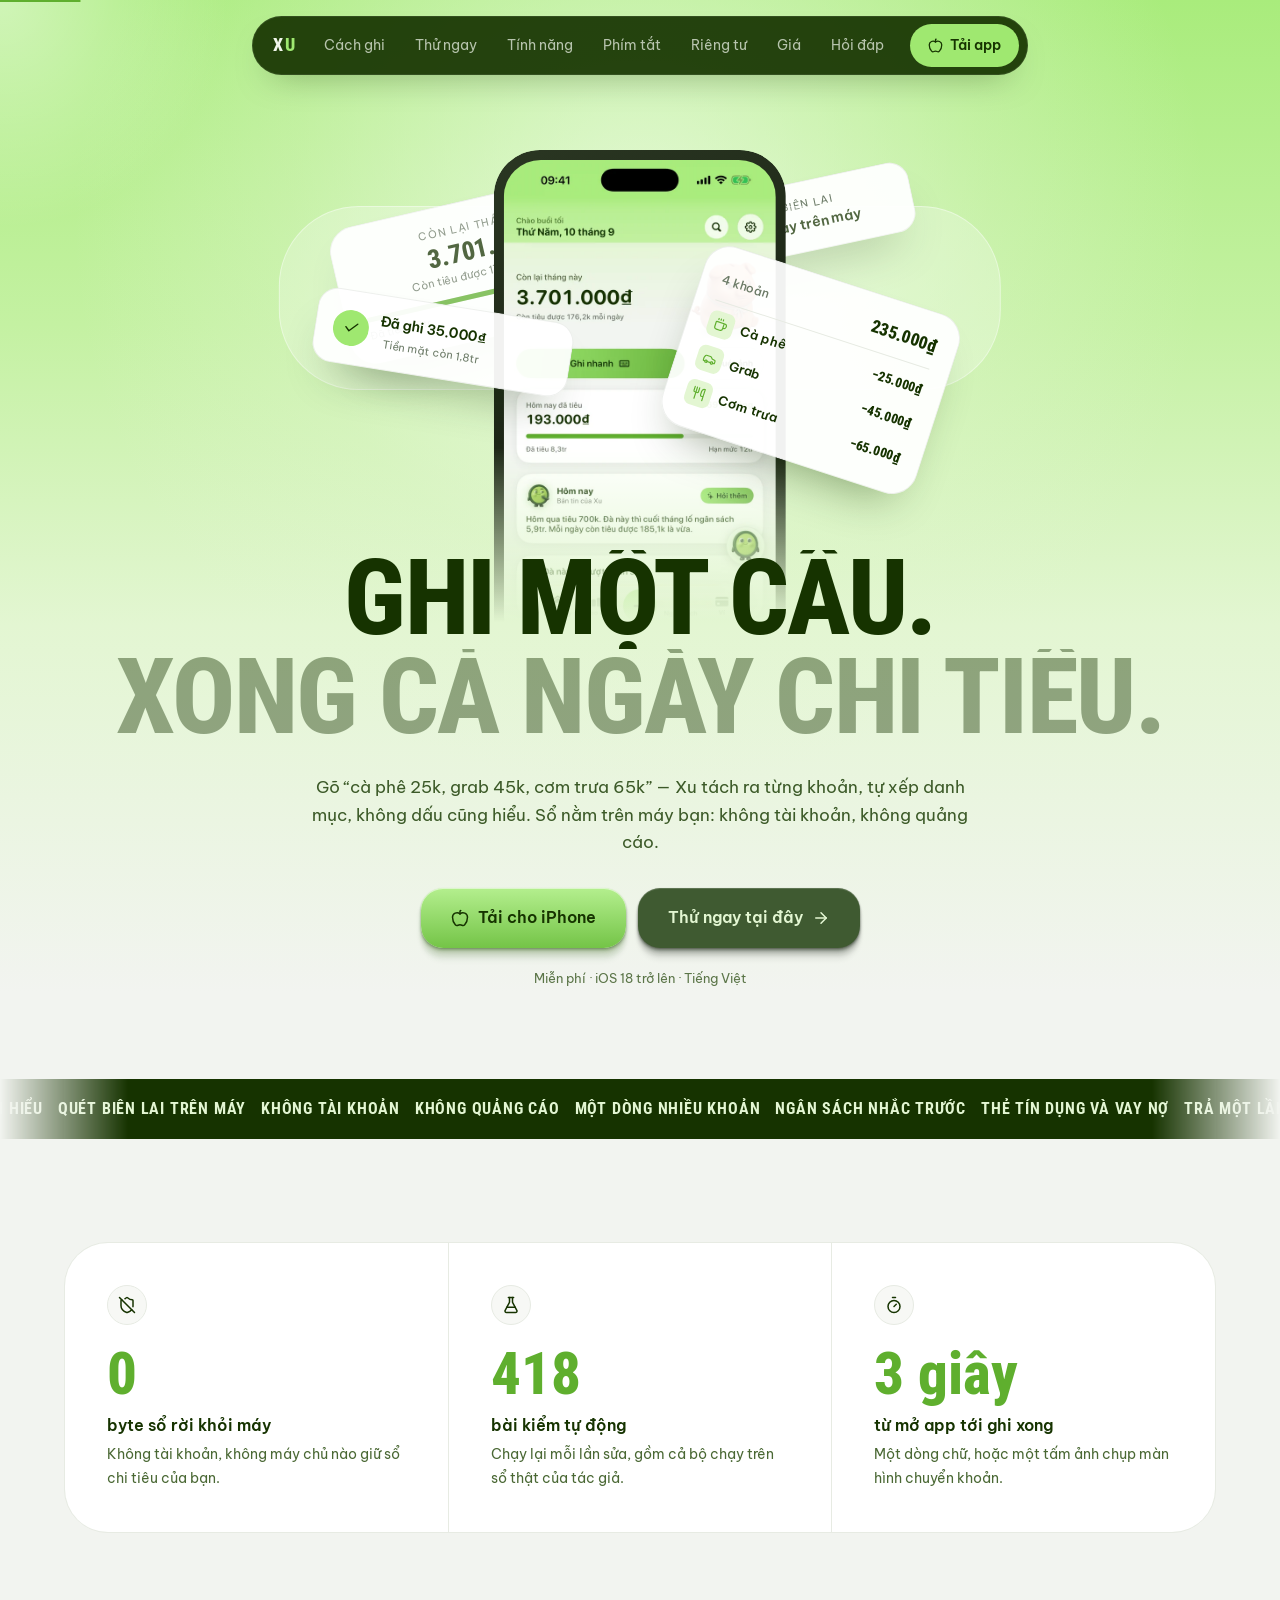
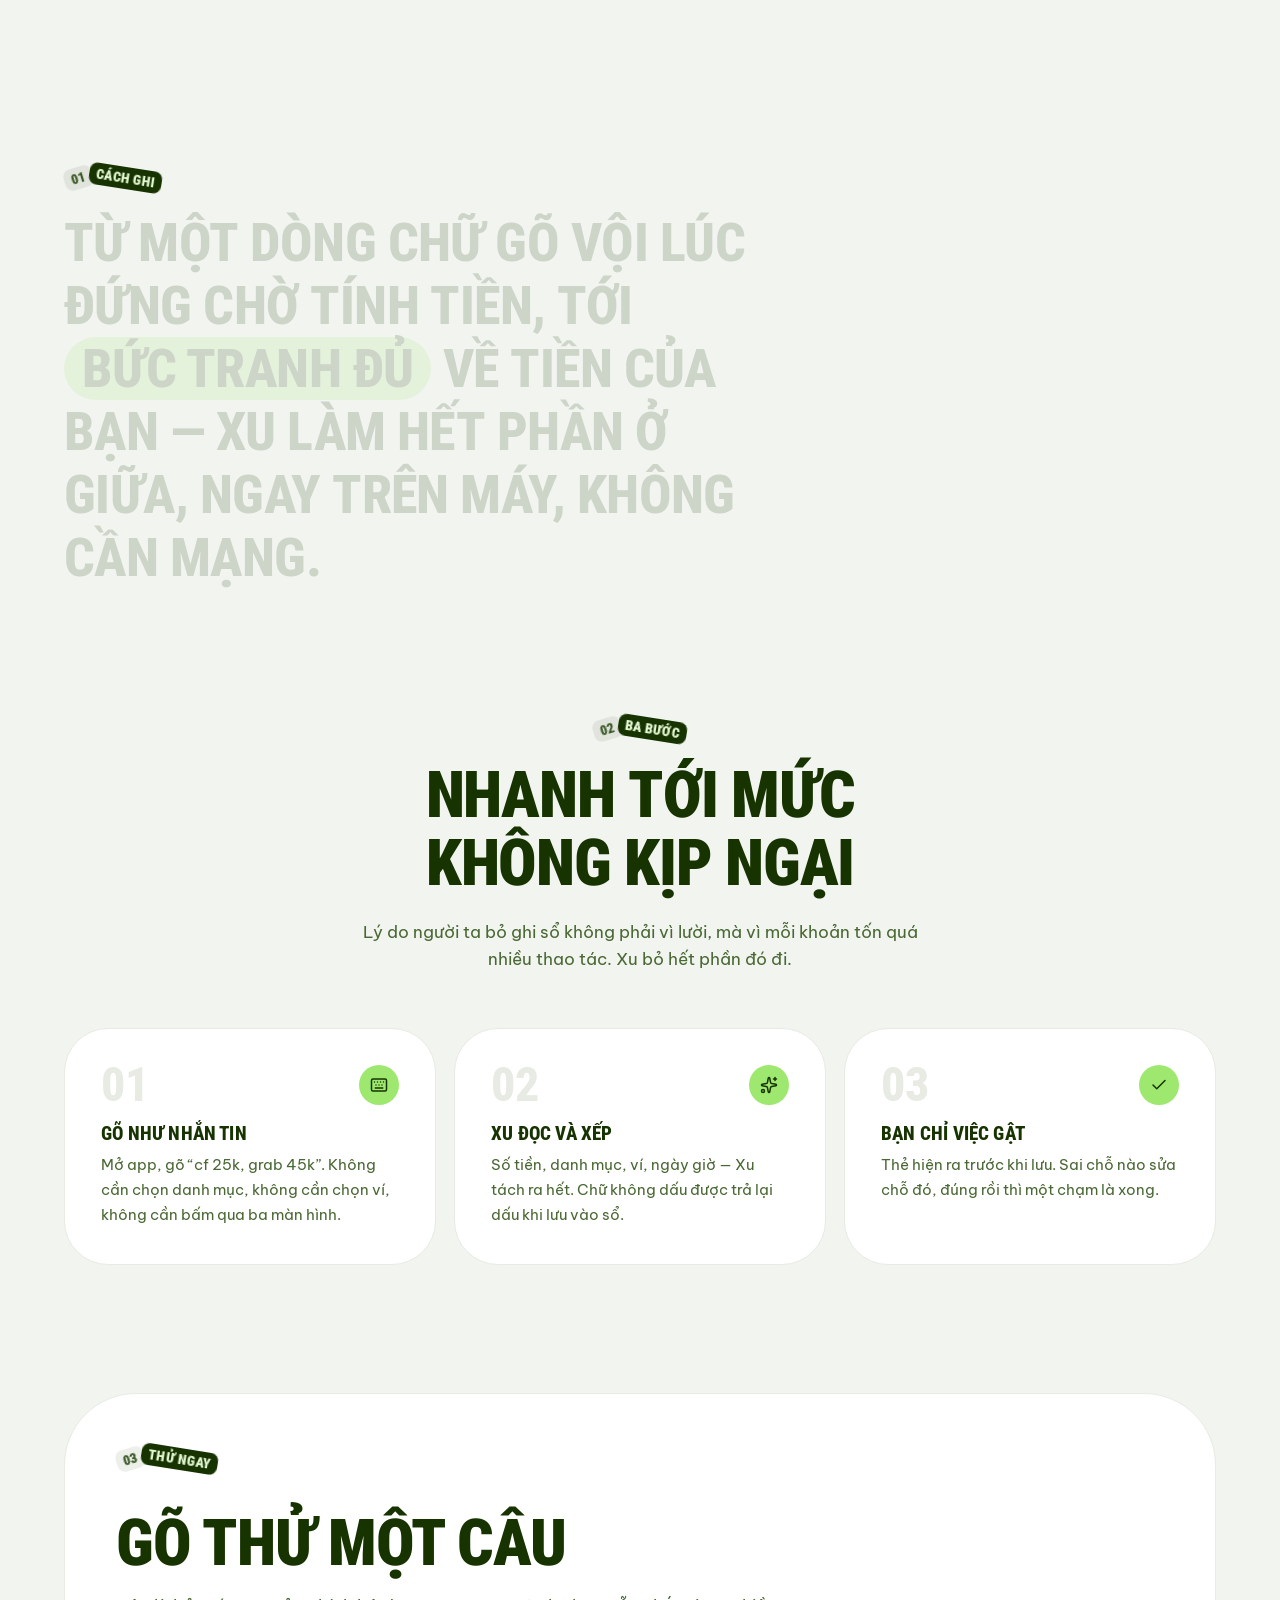
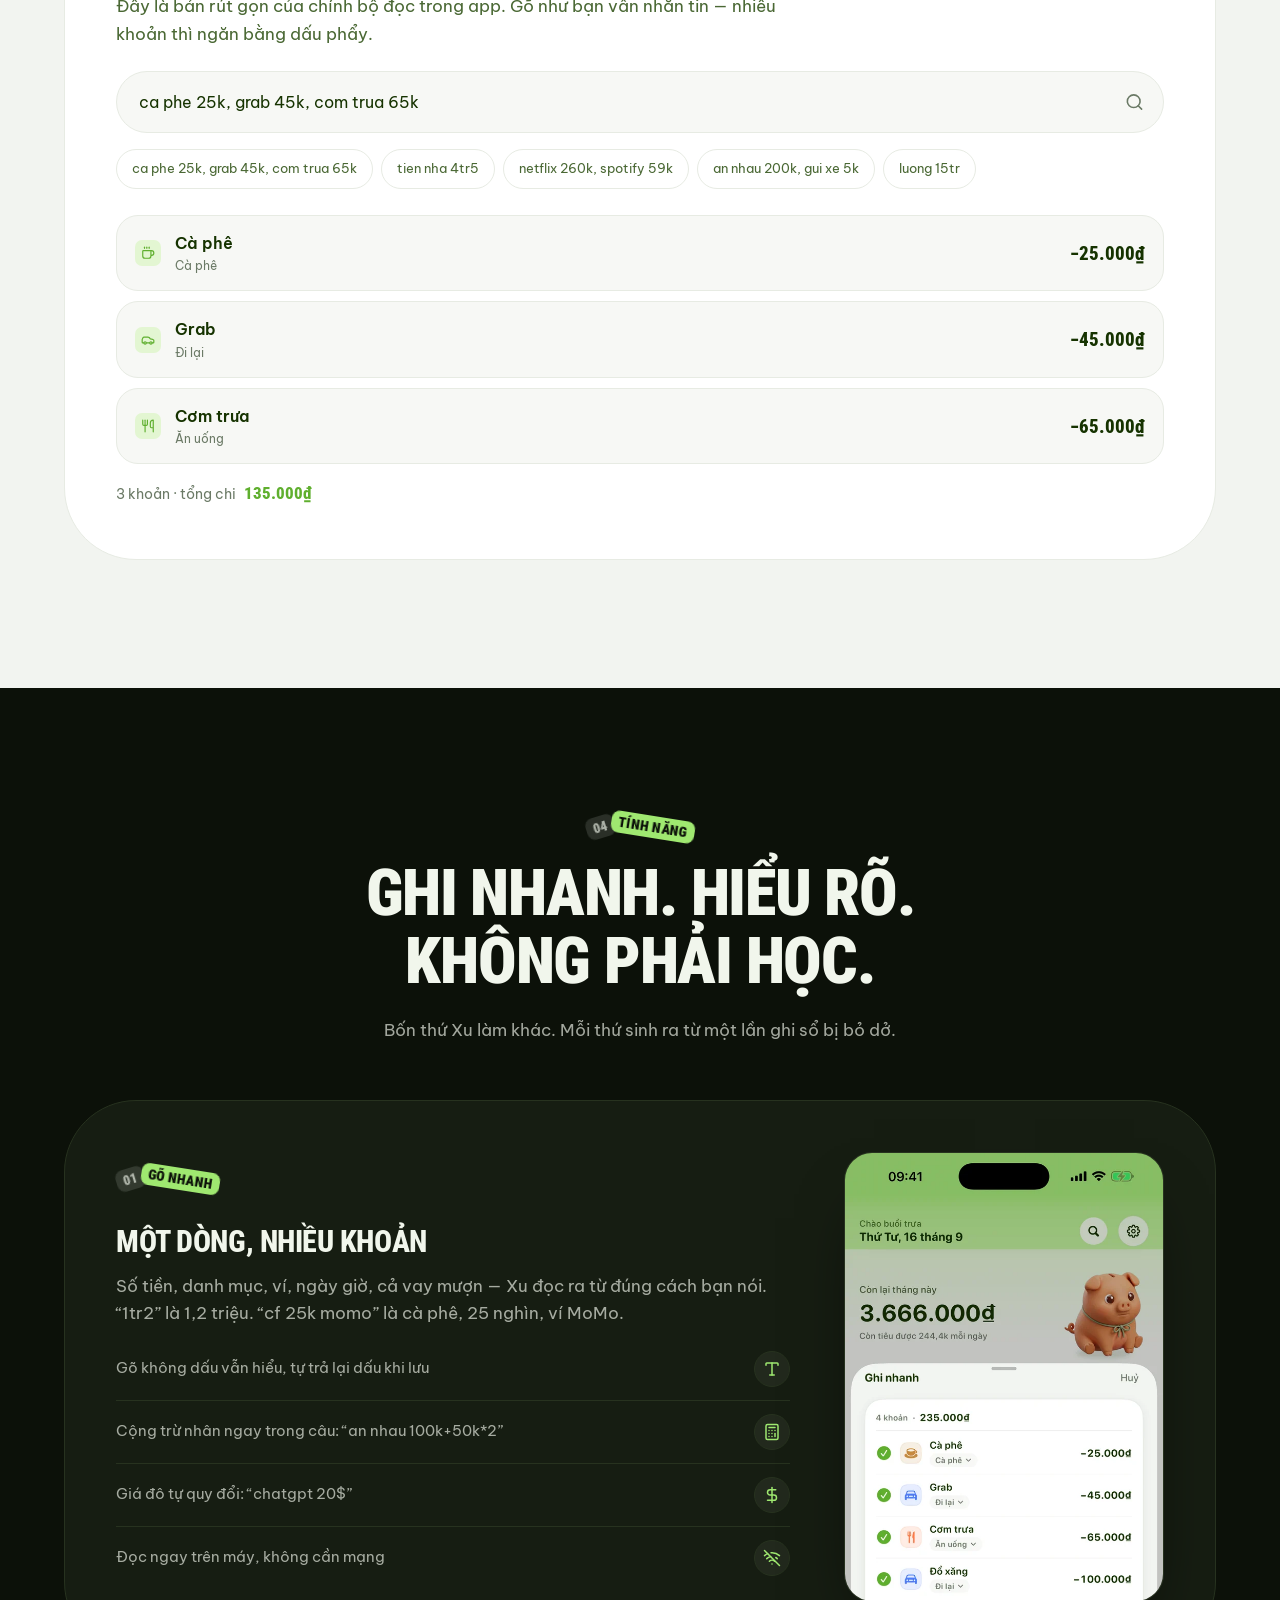
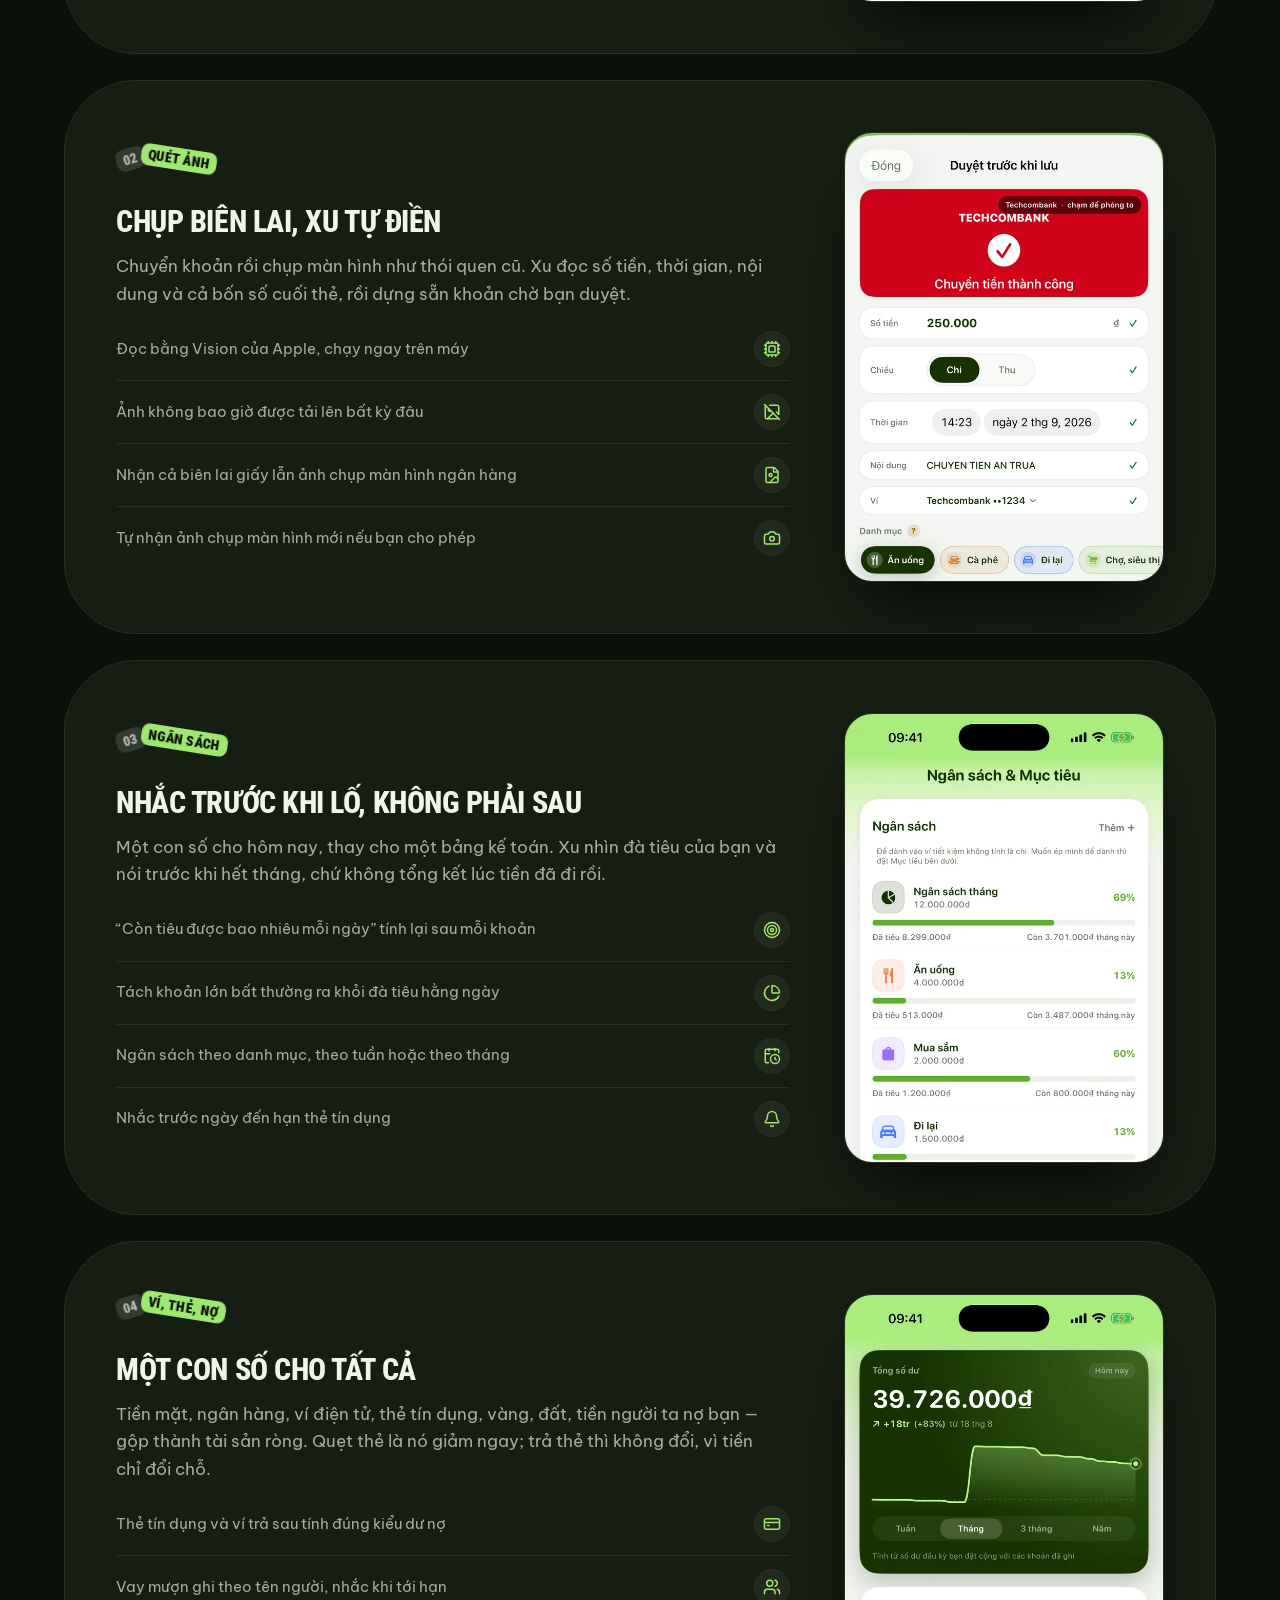
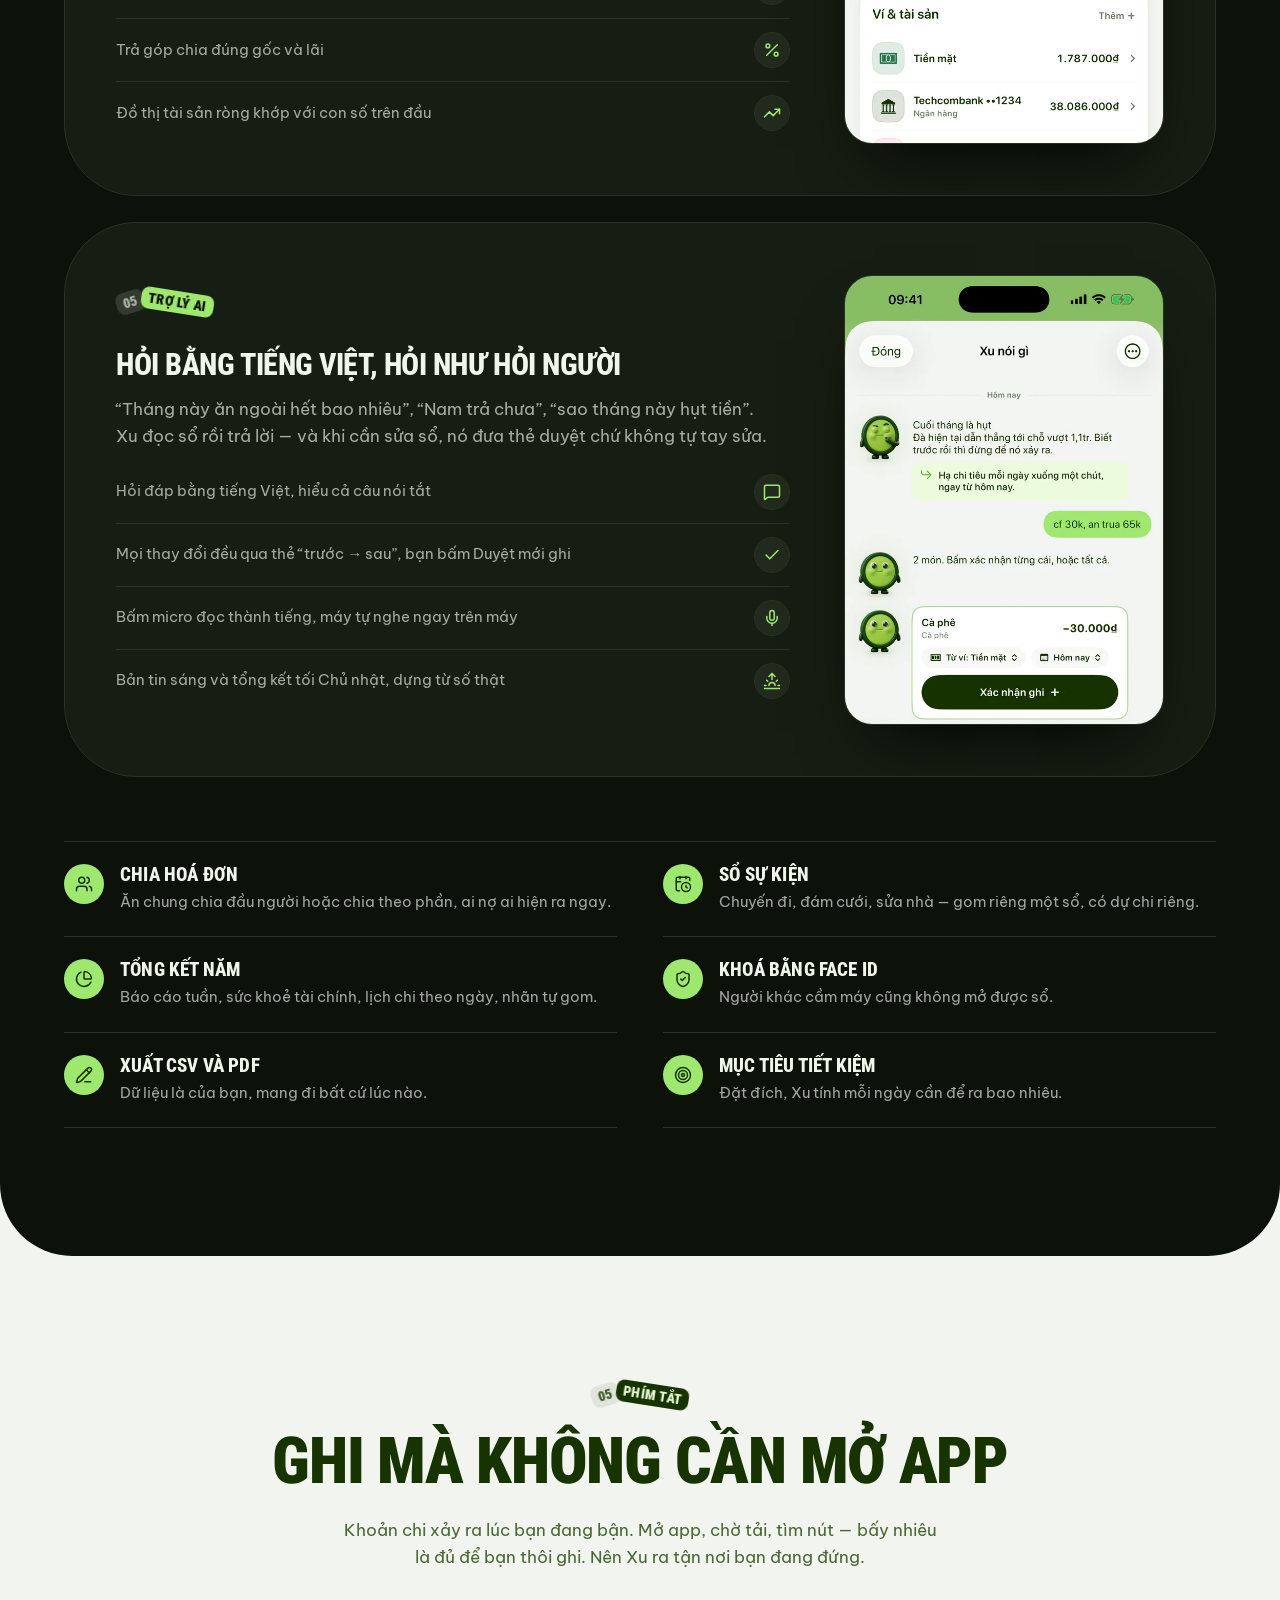
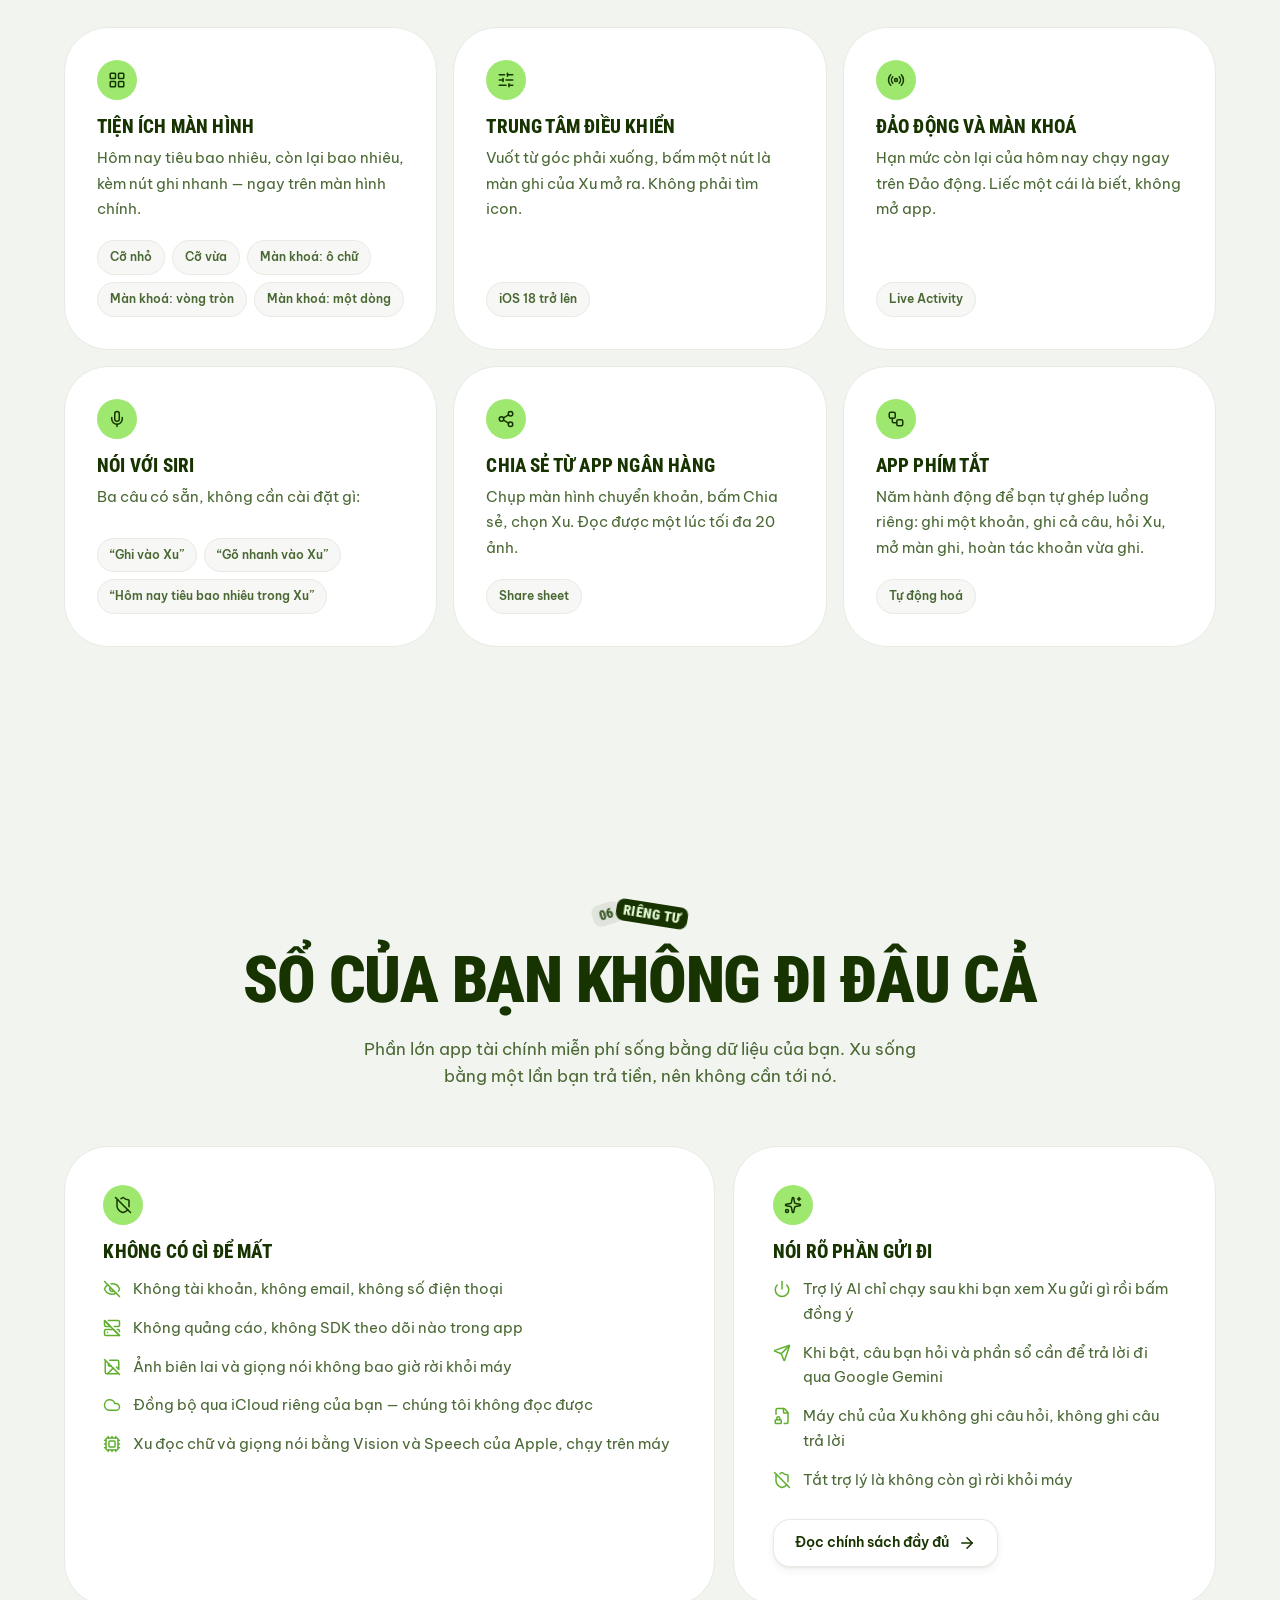
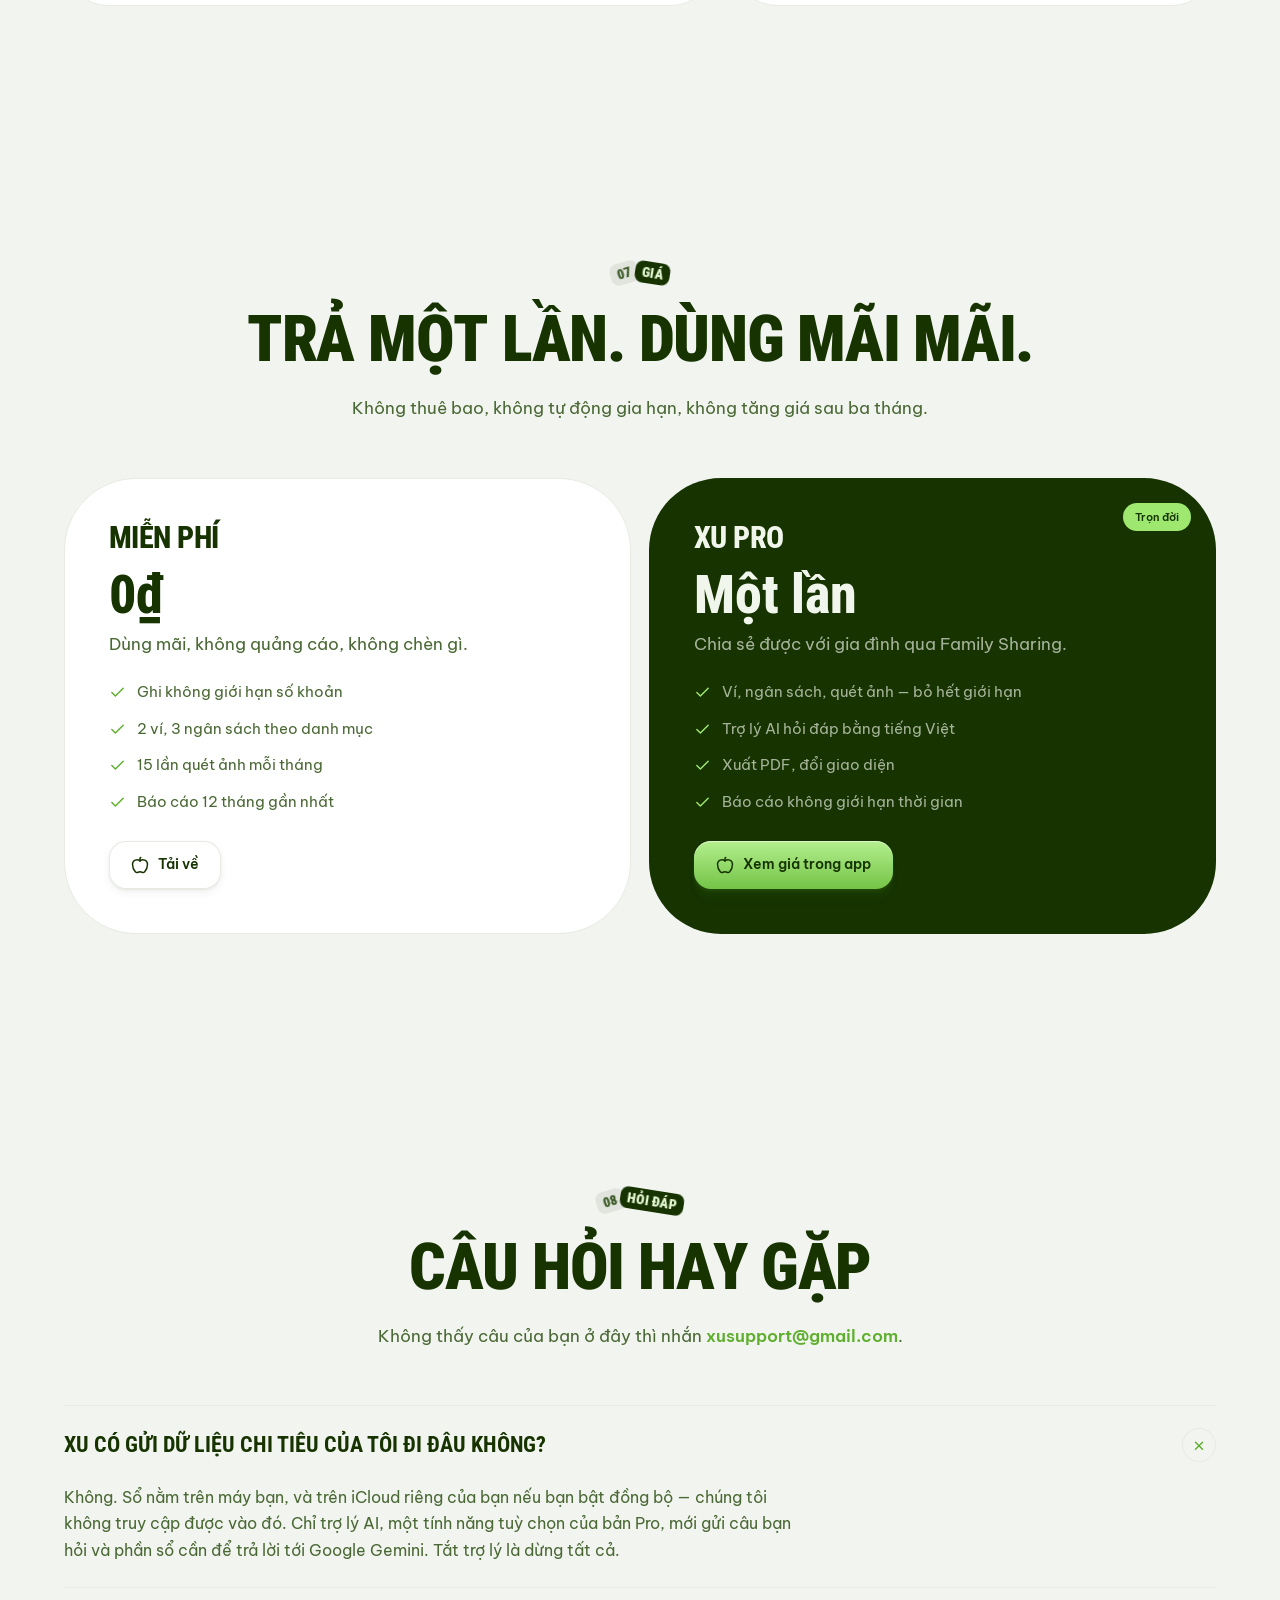
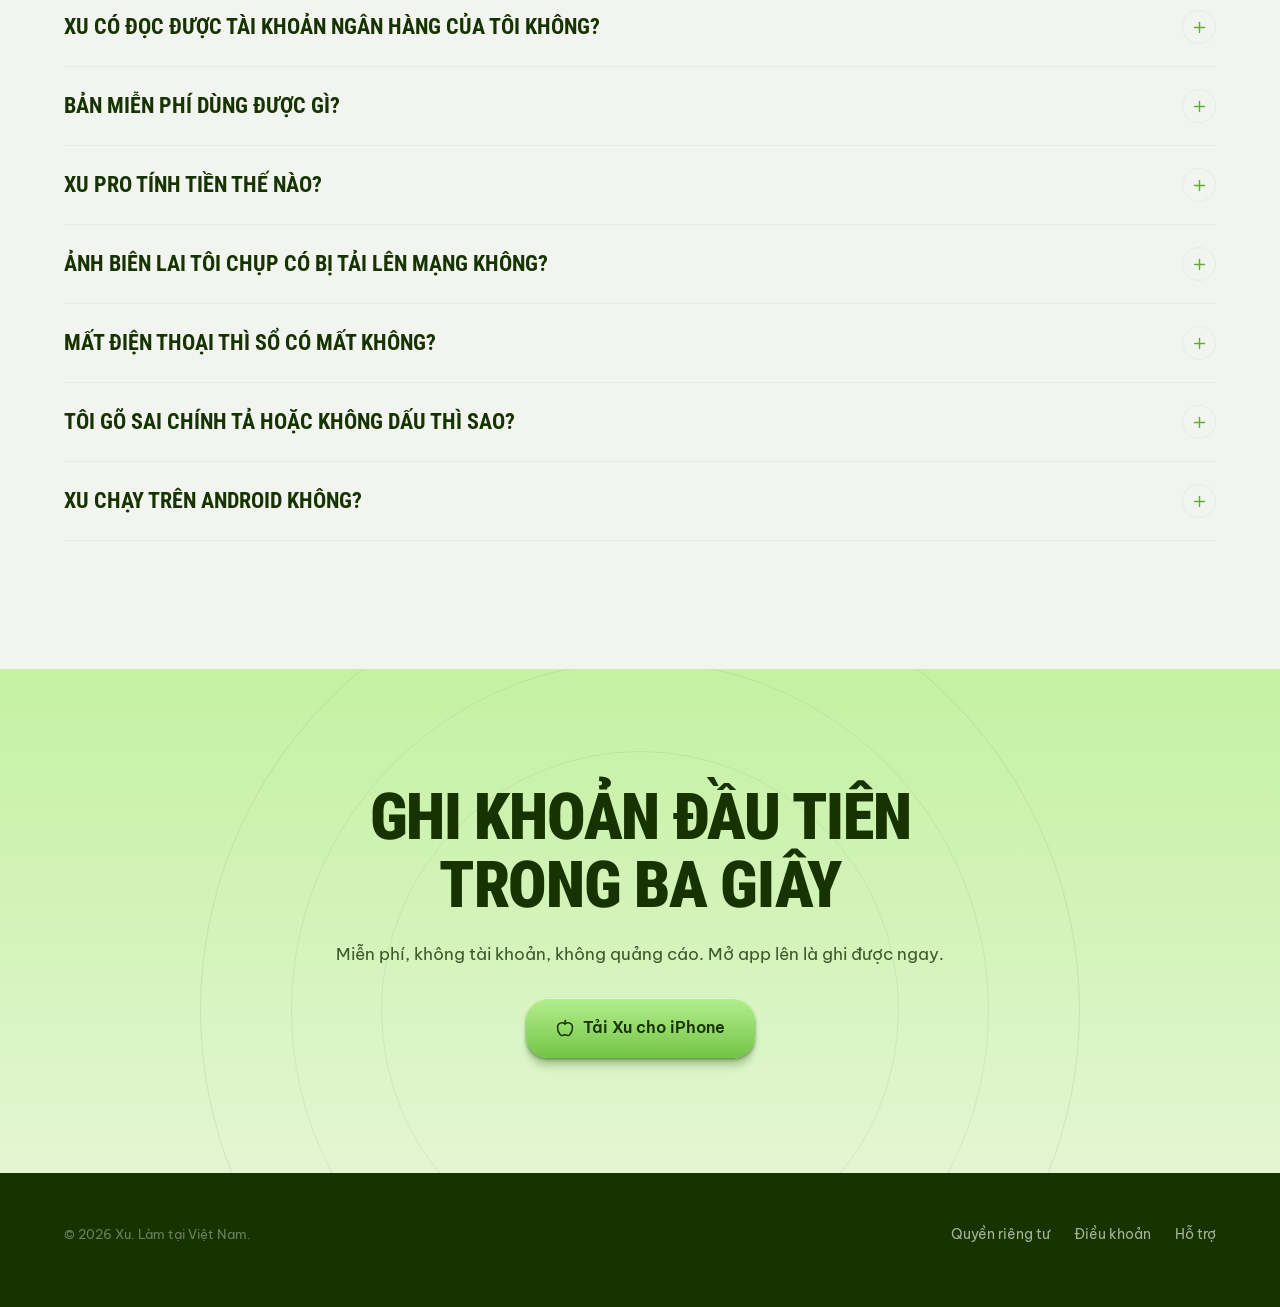
<file: index.html>
<!doctype html>
<html lang="vi">
<head>
<meta charset="utf-8">
<meta name="viewport" content="width=device-width, initial-scale=1">

<title>Xu — Ghi chi tiêu bằng một câu tiếng Việt | Sổ thu chi cho iPhone</title>
<meta name="description" content="Gõ “cà phê 25k, grab 45k” là xong hai khoản, tự xếp danh mục. Quét biên lai đọc ngay trên máy. Không tài khoản, không quảng cáo, sổ không rời khỏi điện thoại. Miễn phí cho iPhone.">
<link rel="canonical" href="https://khanh1608.github.io/xu/">
<meta name="theme-color" content="#0C1109">
<meta name="author" content="Khanh LC">
<meta name="robots" content="index, follow, max-image-preview:large">

<meta property="og:type" content="website">
<meta property="og:locale" content="vi_VN">
<meta property="og:site_name" content="Xu">
<meta property="og:url" content="https://khanh1608.github.io/xu/">
<meta property="og:title" content="Xu — Ghi chi tiêu bằng một câu tiếng Việt">
<meta property="og:description" content="Gõ “cà phê 25k, grab 45k” là xong hai khoản. Sổ không rời khỏi điện thoại bạn.">
<meta property="og:image" content="https://khanh1608.github.io/xu/og.png">
<meta property="og:image:width" content="1200">
<meta property="og:image:height" content="630">
<meta property="og:image:alt" content="Xu — sổ chi tiêu cho iPhone, ghi bằng một câu tiếng Việt">
<meta name="twitter:card" content="summary_large_image">
<meta name="twitter:title" content="Xu — Ghi chi tiêu bằng một câu tiếng Việt">
<meta name="twitter:description" content="Gõ một dòng, xong cả ngày chi tiêu. Sổ nằm trên máy bạn.">
<meta name="twitter:image" content="https://khanh1608.github.io/xu/og.png">

<link rel="preconnect" href="https://fonts.googleapis.com">
<link rel="preconnect" href="https://fonts.gstatic.com" crossorigin>
<link rel="preload" as="style" href="https://fonts.googleapis.com/css2?family=Roboto+Condensed:wght@600;700;800;900&family=Be+Vietnam+Pro:wght@400;500;600&display=swap">
<link rel="stylesheet" href="https://fonts.googleapis.com/css2?family=Roboto+Condensed:wght@600;700;800;900&family=Be+Vietnam+Pro:wght@400;500;600&display=swap">

<script type="application/ld+json">
{
  "@context": "https://schema.org",
  "@graph": [
    {
      "@type": "SoftwareApplication",
      "@id": "https://khanh1608.github.io/xu/#app",
      "name": "Xu — Sổ chi tiêu & ngân sách",
      "alternateName": "Xu",
      "operatingSystem": "iOS 18.0",
      "applicationCategory": "FinanceApplication",
      "applicationSubCategory": "Quản lý chi tiêu cá nhân",
      "inLanguage": "vi",
      "url": "https://khanh1608.github.io/xu/",
      "downloadUrl": "https://apps.apple.com/app/id6811918047",
      "screenshot": "https://khanh1608.github.io/xu/img/go-nhanh.webp",
      "description": "Ghi chi tiêu bằng một câu tiếng Việt, quét biên lai ngay trên máy. Không tài khoản, dữ liệu không rời khỏi điện thoại.",
      "featureList": [
        "Gõ một dòng ra nhiều khoản, không dấu vẫn hiểu",
        "Quét biên lai và ảnh chuyển khoản, đọc trên máy",
        "Ngân sách nhắc trước khi lố",
        "Ví, thẻ tín dụng, vay nợ, tài sản ròng",
        "Trợ lý AI hỏi đáp bằng tiếng Việt"
      ],
      "offers": { "@type": "Offer", "price": "0", "priceCurrency": "VND", "category": "free" },
      "author": { "@type": "Person", "name": "Khanh LC" }
    },
    {
      "@type": "WebSite",
      "@id": "https://khanh1608.github.io/xu/#site",
      "url": "https://khanh1608.github.io/xu/",
      "name": "Xu",
      "inLanguage": "vi",
      "publisher": { "@type": "Person", "name": "Khanh LC" }
    },
    {
      "@type": "FAQPage",
      "@id": "https://khanh1608.github.io/xu/#faq",
      "mainEntity": [
        { "@type": "Question", "name": "Xu có gửi dữ liệu chi tiêu của tôi đi đâu không?",
          "acceptedAnswer": { "@type": "Answer", "text": "Không. Sổ nằm trên máy bạn, và trên iCloud riêng của bạn nếu bạn bật đồng bộ. Chỉ trợ lý AI — tính năng tuỳ chọn của bản Pro — mới gửi câu bạn hỏi và phần sổ cần để trả lời tới Google Gemini. Tắt trợ lý là dừng tất cả." } },
        { "@type": "Question", "name": "Xu có đọc được tài khoản ngân hàng của tôi không?",
          "acceptedAnswer": { "@type": "Answer", "text": "Không, và không app nào làm được thế. Xu chỉ biết những con số bạn tự gõ vào, hoặc chữ đọc được từ ảnh biên lai bạn chụp." } },
        { "@type": "Question", "name": "Bản miễn phí của Xu dùng được gì?",
          "acceptedAnswer": { "@type": "Answer", "text": "Ghi không giới hạn số khoản, 2 ví, 3 ngân sách theo danh mục, 15 lần quét ảnh mỗi tháng và báo cáo 12 tháng gần nhất. Dùng mãi mãi, không quảng cáo." } },
        { "@type": "Question", "name": "Xu Pro tính tiền thế nào?",
          "acceptedAnswer": { "@type": "Answer", "text": "Trả một lần, dùng trọn đời. Không thuê bao, không tự động gia hạn, chia sẻ được với gia đình qua Family Sharing." } },
        { "@type": "Question", "name": "Ảnh biên lai tôi chụp có bị tải lên mạng không?",
          "acceptedAnswer": { "@type": "Answer", "text": "Không bao giờ. Xu đọc chữ trên ảnh bằng Vision của Apple, chạy ngay trên máy bạn, kể cả khi không có mạng." } },
        { "@type": "Question", "name": "Mất điện thoại thì sổ chi tiêu có mất không?",
          "acceptedAnswer": { "@type": "Answer", "text": "Bật đồng bộ iCloud thì sổ theo tài khoản iCloud của bạn sang máy mới. Ngoài ra Xu có sao lưu ra tệp để bạn tự cất ở đâu tuỳ ý." } },
        { "@type": "Question", "name": "Tôi gõ không dấu hoặc sai chính tả thì Xu có hiểu không?",
          "acceptedAnswer": { "@type": "Answer", "text": "Có. Gõ “com trua 45000” ra “Cơm trưa”, xếp vào Ăn uống. Câu nào Xu chưa hiểu thì hỏi lại chứ không đoán bừa." } },
        { "@type": "Question", "name": "Xu có bản cho Android không?",
          "acceptedAnswer": { "@type": "Answer", "text": "Chưa. Xu viết riêng cho iPhone, dùng Vision và Speech của Apple để đọc ảnh và giọng nói ngay trên máy — đó là lý do không cần gửi gì lên mạng." } }
      ]
    }
  ]
}
</script>
  <script type="module" crossorigin src="./assets/index-CONuCD11.js"></script>
  <link rel="modulepreload" crossorigin href="./assets/Bottom-DfuT7BF1.js">
  <link rel="stylesheet" crossorigin href="./assets/style-CARMYZ4z.css">
</head>
<body>
<div id="root"><link rel="preload" as="image" href="./img/hom-nay.webp" fetchPriority="high"/><div class="grain" aria-hidden="true"></div><div class="progress" style="transform:scaleX(0)"></div><header class="nav"><div class="nav-pill"><a href="#" class="nav-brand" aria-label="Xu, về đầu trang">X<i>u</i></a><nav class="nav-links"><a href="#cach-ghi">Cách ghi</a><a href="#thu">Thử ngay</a><a href="#tinh-nang">Tính năng</a><a href="#phim-tat">Phím tắt</a><a href="#rieng-tu">Riêng tư</a><a href="#gia">Giá</a><a href="#hoi-dap">Hỏi đáp</a></nav><a class="nav-cta" href="https://apps.apple.com/app/id6811918047"><svg xmlns="http://www.w3.org/2000/svg" width="24" height="24" viewBox="0 0 24 24" fill="none" stroke="currentColor" stroke-width="2" stroke-linecap="round" stroke-linejoin="round" class="lucide lucide-apple" aria-hidden="true"><path d="M12 6.528V3a1 1 0 0 1 1-1h0"></path><path d="M18.237 21A15 15 0 0 0 22 11a6 6 0 0 0-10-4.472A6 6 0 0 0 2 11a15.1 15.1 0 0 0 3.763 10 3 3 0 0 0 3.648.648 5.5 5.5 0 0 1 5.178 0A3 3 0 0 0 18.237 21"></path></svg> Tải app</a></div></header><main><section class="hero"><div class="hero-orb"></div><div class="hero-art"><div class="stage-inner"><div class="hcard hcard-lg" style="left:-20%;top:14%;width:72%;z-index:1;opacity:0;transform:translateY(46px) scale(0.93) rotate(-23.400000000000002deg)"><div><div class="hcard-k">Còn lại tháng này</div><div class="hcard-v">3.701.000₫</div><div class="hcard-sub">Còn tiêu được 176,2k mỗi ngày</div><div class="hbar"><i style="width:69%"></i></div><div class="hcard-foot"><span>Đã tiêu 8,3tr</span><span>Hạn mức 12tr</span></div></div></div><div class="hcard " style="left:56%;top:9%;width:58%;z-index:1;opacity:0;transform:translateY(46px) scale(0.93) rotate(-21.6deg)"><div><div class="hcard-row"><span class="chip-ic on"><svg xmlns="http://www.w3.org/2000/svg" width="24" height="24" viewBox="0 0 24 24" fill="none" stroke="currentColor" stroke-width="2" stroke-linecap="round" stroke-linejoin="round" class="lucide lucide-scan-line" aria-hidden="true"><path d="M3 7V5a2 2 0 0 1 2-2h2"></path><path d="M17 3h2a2 2 0 0 1 2 2v2"></path><path d="M21 17v2a2 2 0 0 1-2 2h-2"></path><path d="M7 21H5a2 2 0 0 1-2-2v-2"></path><path d="M7 12h10"></path></svg></span><div><div class="hcard-k">Ảnh biên lai</div><div class="hcard-t">Đọc ngay trên máy</div></div></div></div></div><div class="stage-glass" aria-hidden="true"></div><div class="phone" style="opacity:0;transform:translateY(56px) scale(0.96)"><div class="phone-screen"><img src="./img/hom-nay.webp" width="620" height="1122" fetchPriority="high" alt="Màn hình Hôm nay của Xu: số tiền còn lại trong tháng và số tiền tiêu được mỗi ngày"/></div></div><div class="hcard hcard-lg" style="left:58%;top:34%;width:62%;z-index:4;opacity:0;transform:translateY(46px) scale(0.93) rotate(32.4deg)"><div><div class="hcard-top"><b>4 khoản</b><span>235.000₫</span></div><div class="hrow"><span class="hrow-ic"><svg xmlns="http://www.w3.org/2000/svg" width="24" height="24" viewBox="0 0 24 24" fill="none" stroke="currentColor" stroke-width="2" stroke-linecap="round" stroke-linejoin="round" class="lucide lucide-coffee" aria-hidden="true"><path d="M10 2v2"></path><path d="M14 2v2"></path><path d="M16 8a1 1 0 0 1 1 1v8a4 4 0 0 1-4 4H7a4 4 0 0 1-4-4V9a1 1 0 0 1 1-1h14a4 4 0 1 1 0 8h-1"></path><path d="M6 2v2"></path></svg></span><span class="hrow-nm">Cà phê</span><span class="hrow-amt">−25.000₫</span></div><div class="hrow"><span class="hrow-ic"><svg xmlns="http://www.w3.org/2000/svg" width="24" height="24" viewBox="0 0 24 24" fill="none" stroke="currentColor" stroke-width="2" stroke-linecap="round" stroke-linejoin="round" class="lucide lucide-car" aria-hidden="true"><path d="M19 17h2c.6 0 1-.4 1-1v-3c0-.9-.7-1.7-1.5-1.9C18.7 10.6 16 10 16 10s-1.3-1.4-2.2-2.3c-.5-.4-1.1-.7-1.8-.7H5c-.6 0-1.1.4-1.4.9l-1.4 2.9A3.7 3.7 0 0 0 2 12v4c0 .6.4 1 1 1h2"></path><circle cx="7" cy="17" r="2"></circle><path d="M9 17h6"></path><circle cx="17" cy="17" r="2"></circle></svg></span><span class="hrow-nm">Grab</span><span class="hrow-amt">−45.000₫</span></div><div class="hrow"><span class="hrow-ic"><svg xmlns="http://www.w3.org/2000/svg" width="24" height="24" viewBox="0 0 24 24" fill="none" stroke="currentColor" stroke-width="2" stroke-linecap="round" stroke-linejoin="round" class="lucide lucide-utensils lucide-fork-knife" aria-hidden="true"><path d="M3 2v7c0 1.1.9 2 2 2h4a2 2 0 0 0 2-2V2"></path><path d="M7 2v20"></path><path d="M21 15V2a5 5 0 0 0-5 5v6c0 1.1.9 2 2 2h3Zm0 0v7"></path></svg></span><span class="hrow-nm">Cơm trưa</span><span class="hrow-amt">−65.000₫</span></div></div></div><div class="hcard " style="left:-26%;top:40%;width:60%;z-index:4;opacity:0;transform:translateY(46px) scale(0.93) rotate(16.2deg)"><div><div class="hcard-row"><span class="chip-ic on"><svg xmlns="http://www.w3.org/2000/svg" width="24" height="24" viewBox="0 0 24 24" fill="none" stroke="currentColor" stroke-width="2" stroke-linecap="round" stroke-linejoin="round" class="lucide lucide-check" aria-hidden="true"><path d="M20 6 9 17l-5-5"></path></svg></span><div><div class="hcard-t">Đã ghi 35.000₫</div><div class="hcard-sub">Tiền mặt còn 1,8tr</div></div></div></div></div></div></div><div class="wrap hero-copy"><h1><span class="hline"><span class="l1" style="transform:translateY(105%)">Ghi một câu.</span></span><span class="hline"><span class="l2" style="transform:translateY(105%)">Xong cả ngày chi tiêu.</span></span></h1><p class="lede" style="opacity:0;transform:translateY(18px)">Gõ “cà phê 25k, grab 45k, cơm trưa 65k” — Xu tách ra từng khoản, tự xếp danh mục, không dấu cũng hiểu. Sổ nằm trên máy bạn: không tài khoản, không quảng cáo.</p><div class="hero-actions" style="opacity:0;transform:translateY(18px)"><div style="display:inline-flex;transform:none"><a class="btn btn-lime btn-lg" href="https://apps.apple.com/app/id6811918047"><svg xmlns="http://www.w3.org/2000/svg" width="24" height="24" viewBox="0 0 24 24" fill="none" stroke="currentColor" stroke-width="2" stroke-linecap="round" stroke-linejoin="round" class="lucide lucide-apple" aria-hidden="true"><path d="M12 6.528V3a1 1 0 0 1 1-1h0"></path><path d="M18.237 21A15 15 0 0 0 22 11a6 6 0 0 0-10-4.472A6 6 0 0 0 2 11a15.1 15.1 0 0 0 3.763 10 3 3 0 0 0 3.648.648 5.5 5.5 0 0 1 5.178 0A3 3 0 0 0 18.237 21"></path></svg> Tải cho iPhone</a></div><div style="display:inline-flex;transform:none"><a class="btn btn-dark btn-lg" href="#thu">Thử ngay tại đây <svg xmlns="http://www.w3.org/2000/svg" width="24" height="24" viewBox="0 0 24 24" fill="none" stroke="currentColor" stroke-width="2" stroke-linecap="round" stroke-linejoin="round" class="lucide lucide-arrow-right" aria-hidden="true"><path d="M5 12h14"></path><path d="m12 5 7 7-7 7"></path></svg></a></div></div><p class="hero-note" style="opacity:0">Miễn phí · iOS 18 trở lên · Tiếng Việt</p></div></section><div class="marquee"><div class="marquee-track"><div class="marquee-item" aria-hidden="true"><span>gõ không dấu vẫn hiểu</span><span>quét biên lai trên máy</span><span>không tài khoản</span><span>không quảng cáo</span><span>một dòng nhiều khoản</span><span>ngân sách nhắc trước</span><span>thẻ tín dụng và vay nợ</span><span>trả một lần dùng mãi</span></div><div class="marquee-item" aria-hidden="true"><span>gõ không dấu vẫn hiểu</span><span>quét biên lai trên máy</span><span>không tài khoản</span><span>không quảng cáo</span><span>một dòng nhiều khoản</span><span>ngân sách nhắc trước</span><span>thẻ tín dụng và vay nợ</span><span>trả một lần dùng mãi</span></div></div></div><section class="sec" style="padding-block:clamp(60px, 8vw, 110px)"><div class="wrap"><div class="stats" style="opacity:0;transform:translateY(26px)"><div class="stat"><div class="chip-ic"><svg xmlns="http://www.w3.org/2000/svg" width="24" height="24" viewBox="0 0 24 24" fill="none" stroke="currentColor" stroke-width="2" stroke-linecap="round" stroke-linejoin="round" class="lucide lucide-shield-off" aria-hidden="true"><path d="m2 2 20 20"></path><path d="M5 5a1 1 0 0 0-1 1v7c0 5 3.5 7.5 7.67 8.94a1 1 0 0 0 .67.01c2.35-.82 4.48-1.97 5.9-3.71"></path><path d="M9.309 3.652A12.252 12.252 0 0 0 11.24 2.28a1.17 1.17 0 0 1 1.52 0C14.51 3.81 17 5 19 5a1 1 0 0 1 1 1v7a9.784 9.784 0 0 1-.08 1.264"></path></svg></div><div class="n">0</div><div class="t">byte sổ rời khỏi máy</div><div class="d">Không tài khoản, không máy chủ nào giữ sổ chi tiêu của bạn.</div></div><div class="stat"><div class="chip-ic"><svg xmlns="http://www.w3.org/2000/svg" width="24" height="24" viewBox="0 0 24 24" fill="none" stroke="currentColor" stroke-width="2" stroke-linecap="round" stroke-linejoin="round" class="lucide lucide-flask-conical" aria-hidden="true"><path d="M14 2v6a2 2 0 0 0 .245.96l5.51 10.08A2 2 0 0 1 18 22H6a2 2 0 0 1-1.755-2.96l5.51-10.08A2 2 0 0 0 10 8V2"></path><path d="M6.453 15h11.094"></path><path d="M8.5 2h7"></path></svg></div><div class="n"><span>418</span></div><div class="t">bài kiểm tự động</div><div class="d">Chạy lại mỗi lần sửa, gồm cả bộ chạy trên sổ thật của tác giả.</div></div><div class="stat"><div class="chip-ic"><svg xmlns="http://www.w3.org/2000/svg" width="24" height="24" viewBox="0 0 24 24" fill="none" stroke="currentColor" stroke-width="2" stroke-linecap="round" stroke-linejoin="round" class="lucide lucide-timer" aria-hidden="true"><line x1="10" x2="14" y1="2" y2="2"></line><line x1="12" x2="15" y1="14" y2="11"></line><circle cx="12" cy="14" r="8"></circle></svg></div><div class="n">3 giây</div><div class="t">từ mở app tới ghi xong</div><div class="d">Một dòng chữ, hoặc một tấm ảnh chụp màn hình chuyển khoản.</div></div></div></div></section><section class="sec" id="cach-ghi"><div class="wrap"><div class="shead-tags" style="opacity:0;transform:translateY(26px)"><span class="stag stag-num">01</span><span class="stag stag-name">Cách ghi</span></div><p class="story"><span class="w" style="opacity:0.16">Từ</span> <span class="w" style="opacity:0.16">một</span> <span class="w" style="opacity:0.16">dòng</span> <span class="w" style="opacity:0.16">chữ</span> <span class="w" style="opacity:0.16">gõ</span> <span class="w" style="opacity:0.16">vội</span> <span class="w" style="opacity:0.16">lúc</span> <span class="w" style="opacity:0.16">đứng</span> <span class="w" style="opacity:0.16">chờ</span> <span class="w" style="opacity:0.16">tính</span> <span class="w" style="opacity:0.16">tiền,</span> <span class="w" style="opacity:0.16">tới</span> <span class="w" style="opacity:0.16"><span class="pill">bức tranh đủ</span></span> <span class="w" style="opacity:0.16">về</span> <span class="w" style="opacity:0.16">tiền</span> <span class="w" style="opacity:0.16">của</span> <span class="w" style="opacity:0.16">bạn</span> <span class="w" style="opacity:0.16">—</span> <span class="w" style="opacity:0.16">Xu</span> <span class="w" style="opacity:0.16">làm</span> <span class="w" style="opacity:0.16">hết</span> <span class="w" style="opacity:0.16">phần</span> <span class="w" style="opacity:0.16">ở</span> <span class="w" style="opacity:0.16">giữa,</span> <span class="w" style="opacity:0.16">ngay</span> <span class="w" style="opacity:0.16">trên</span> <span class="w" style="opacity:0.16">máy,</span> <span class="w" style="opacity:0.16">không</span> <span class="w" style="opacity:0.16">cần</span> <span class="w" style="opacity:0.16">mạng.</span> </p></div></section><section class="sec" style="padding-top:0"><div class="wrap"><header class="shead"><div class="shead-tags"><span class="stag stag-num">02</span><span class="stag stag-name">Ba bước</span></div><h2><span class="wword"><span class="wch" style="opacity:0;filter:blur(9px);transform:translateY(0.22em)">N</span><span class="wch" style="opacity:0;filter:blur(9px);transform:translateY(0.22em)">h</span><span class="wch" style="opacity:0;filter:blur(9px);transform:translateY(0.22em)">a</span><span class="wch" style="opacity:0;filter:blur(9px);transform:translateY(0.22em)">n</span><span class="wch" style="opacity:0;filter:blur(9px);transform:translateY(0.22em)">h</span></span> <span class="wword"><span class="wch" style="opacity:0;filter:blur(9px);transform:translateY(0.22em)">t</span><span class="wch" style="opacity:0;filter:blur(9px);transform:translateY(0.22em)">ớ</span><span class="wch" style="opacity:0;filter:blur(9px);transform:translateY(0.22em)">i</span></span> <span class="wword"><span class="wch" style="opacity:0;filter:blur(9px);transform:translateY(0.22em)">m</span><span class="wch" style="opacity:0;filter:blur(9px);transform:translateY(0.22em)">ứ</span><span class="wch" style="opacity:0;filter:blur(9px);transform:translateY(0.22em)">c</span></span> <span class="wword"><span class="wch" style="opacity:0;filter:blur(9px);transform:translateY(0.22em)">k</span><span class="wch" style="opacity:0;filter:blur(9px);transform:translateY(0.22em)">h</span><span class="wch" style="opacity:0;filter:blur(9px);transform:translateY(0.22em)">ô</span><span class="wch" style="opacity:0;filter:blur(9px);transform:translateY(0.22em)">n</span><span class="wch" style="opacity:0;filter:blur(9px);transform:translateY(0.22em)">g</span></span> <span class="wword"><span class="wch" style="opacity:0;filter:blur(9px);transform:translateY(0.22em)">k</span><span class="wch" style="opacity:0;filter:blur(9px);transform:translateY(0.22em)">ị</span><span class="wch" style="opacity:0;filter:blur(9px);transform:translateY(0.22em)">p</span></span> <span class="wword"><span class="wch" style="opacity:0;filter:blur(9px);transform:translateY(0.22em)">n</span><span class="wch" style="opacity:0;filter:blur(9px);transform:translateY(0.22em)">g</span><span class="wch" style="opacity:0;filter:blur(9px);transform:translateY(0.22em)">ạ</span><span class="wch" style="opacity:0;filter:blur(9px);transform:translateY(0.22em)">i</span></span></h2><p class="lede shead-lede" style="opacity:0;transform:translateY(14px)">Lý do người ta bỏ ghi sổ không phải vì lười, mà vì mỗi khoản tốn quá nhiều thao tác. Xu bỏ hết phần đó đi.</p></header><div class="steps"><div class="step" style="opacity:0;transform:translateY(26px)"><div class="step-top"><div class="num">01</div><div class="chip-ic on"><svg xmlns="http://www.w3.org/2000/svg" width="24" height="24" viewBox="0 0 24 24" fill="none" stroke="currentColor" stroke-width="2" stroke-linecap="round" stroke-linejoin="round" class="lucide lucide-keyboard" aria-hidden="true"><path d="M10 8h.01"></path><path d="M12 12h.01"></path><path d="M14 8h.01"></path><path d="M16 12h.01"></path><path d="M18 8h.01"></path><path d="M6 8h.01"></path><path d="M7 16h10"></path><path d="M8 12h.01"></path><rect width="20" height="16" x="2" y="4" rx="2"></rect></svg></div></div><h4>Gõ như nhắn tin</h4><p>Mở app, gõ “cf 25k, grab 45k”. Không cần chọn danh mục, không cần chọn ví, không cần bấm qua ba màn hình.</p></div><div class="step" style="opacity:0;transform:translateY(26px)"><div class="step-top"><div class="num">02</div><div class="chip-ic on"><svg xmlns="http://www.w3.org/2000/svg" width="24" height="24" viewBox="0 0 24 24" fill="none" stroke="currentColor" stroke-width="2" stroke-linecap="round" stroke-linejoin="round" class="lucide lucide-sparkles lucide-stars" aria-hidden="true"><path d="M11.017 2.814a1 1 0 0 1 1.966 0l1.051 5.558a2 2 0 0 0 1.594 1.594l5.558 1.051a1 1 0 0 1 0 1.966l-5.558 1.051a2 2 0 0 0-1.594 1.594l-1.051 5.558a1 1 0 0 1-1.966 0l-1.051-5.558a2 2 0 0 0-1.594-1.594l-5.558-1.051a1 1 0 0 1 0-1.966l5.558-1.051a2 2 0 0 0 1.594-1.594z"></path><path d="M20 2v4"></path><path d="M22 4h-4"></path><circle cx="4" cy="20" r="2"></circle></svg></div></div><h4>Xu đọc và xếp</h4><p>Số tiền, danh mục, ví, ngày giờ — Xu tách ra hết. Chữ không dấu được trả lại dấu khi lưu vào sổ.</p></div><div class="step" style="opacity:0;transform:translateY(26px)"><div class="step-top"><div class="num">03</div><div class="chip-ic on"><svg xmlns="http://www.w3.org/2000/svg" width="24" height="24" viewBox="0 0 24 24" fill="none" stroke="currentColor" stroke-width="2" stroke-linecap="round" stroke-linejoin="round" class="lucide lucide-check" aria-hidden="true"><path d="M20 6 9 17l-5-5"></path></svg></div></div><h4>Bạn chỉ việc gật</h4><p>Thẻ hiện ra trước khi lưu. Sai chỗ nào sửa chỗ đó, đúng rồi thì một chạm là xong.</p></div></div></div></section><section class="sec" id="thu" style="padding-top:0"><div class="wrap"><div class="try" style="opacity:0;transform:translateY(26px)"><div class="shead-tags"><span class="stag stag-num">03</span><span class="stag stag-name">Thử ngay</span></div><h2 style="margin:18px 0 14px">Gõ thử một câu</h2><p class="lede">Đây là bản rút gọn của chính bộ đọc trong app. Gõ như bạn vẫn nhắn tin — nhiều khoản thì ngăn bằng dấu phẩy.</p><div class="try-field"><input aria-label="Gõ thử một câu chi tiêu" autoComplete="off" spellCheck="false" placeholder="cà phê 25k, grab 45k" value="ca phe 25k, grab 45k, com trua 65k"/><span class="ic"><svg xmlns="http://www.w3.org/2000/svg" width="24" height="24" viewBox="0 0 24 24" fill="none" stroke="currentColor" stroke-width="2" stroke-linecap="round" stroke-linejoin="round" class="lucide lucide-search" aria-hidden="true"><path d="m21 21-4.34-4.34"></path><circle cx="11" cy="11" r="8"></circle></svg></span></div><div class="try-examples"><button type="button">ca phe 25k, grab 45k, com trua 65k</button><button type="button">tien nha 4tr5</button><button type="button">netflix 260k, spotify 59k</button><button type="button">an nhau 200k, gui xe 5k</button><button type="button">luong 15tr</button></div><div class="try-out"><div class="try-row" style="opacity:1;transform:none"><span class="hrow-ic" aria-hidden="true"><svg xmlns="http://www.w3.org/2000/svg" width="24" height="24" viewBox="0 0 24 24" fill="none" stroke="currentColor" stroke-width="2" stroke-linecap="round" stroke-linejoin="round" class="lucide lucide-coffee" aria-hidden="true"><path d="M10 2v2"></path><path d="M14 2v2"></path><path d="M16 8a1 1 0 0 1 1 1v8a4 4 0 0 1-4 4H7a4 4 0 0 1-4-4V9a1 1 0 0 1 1-1h14a4 4 0 1 1 0 8h-1"></path><path d="M6 2v2"></path></svg></span><div><div class="nm">Cà phê</div><div class="cat">Cà phê</div></div><div class="amt" style="color:var(--ink)">−<!-- -->25.000₫</div></div><div class="try-row" style="opacity:1;transform:none"><span class="hrow-ic" aria-hidden="true"><svg xmlns="http://www.w3.org/2000/svg" width="24" height="24" viewBox="0 0 24 24" fill="none" stroke="currentColor" stroke-width="2" stroke-linecap="round" stroke-linejoin="round" class="lucide lucide-car" aria-hidden="true"><path d="M19 17h2c.6 0 1-.4 1-1v-3c0-.9-.7-1.7-1.5-1.9C18.7 10.6 16 10 16 10s-1.3-1.4-2.2-2.3c-.5-.4-1.1-.7-1.8-.7H5c-.6 0-1.1.4-1.4.9l-1.4 2.9A3.7 3.7 0 0 0 2 12v4c0 .6.4 1 1 1h2"></path><circle cx="7" cy="17" r="2"></circle><path d="M9 17h6"></path><circle cx="17" cy="17" r="2"></circle></svg></span><div><div class="nm">Grab</div><div class="cat">Đi lại</div></div><div class="amt" style="color:var(--ink)">−<!-- -->45.000₫</div></div><div class="try-row" style="opacity:1;transform:none"><span class="hrow-ic" aria-hidden="true"><svg xmlns="http://www.w3.org/2000/svg" width="24" height="24" viewBox="0 0 24 24" fill="none" stroke="currentColor" stroke-width="2" stroke-linecap="round" stroke-linejoin="round" class="lucide lucide-utensils lucide-fork-knife" aria-hidden="true"><path d="M3 2v7c0 1.1.9 2 2 2h4a2 2 0 0 0 2-2V2"></path><path d="M7 2v20"></path><path d="M21 15V2a5 5 0 0 0-5 5v6c0 1.1.9 2 2 2h3Zm0 0v7"></path></svg></span><div><div class="nm">Cơm trưa</div><div class="cat">Ăn uống</div></div><div class="amt" style="color:var(--ink)">−<!-- -->65.000₫</div></div></div><div class="try-sum" style="opacity:0">3<!-- --> khoản · tổng chi <b>135.000₫</b></div></div></div></section><section class="sec dark round-top round-bottom" id="tinh-nang"><div class="wrap"><header class="shead"><div class="shead-tags"><span class="stag stag-num">04</span><span class="stag stag-name">Tính năng</span></div><h2><span class="wword"><span class="wch" style="opacity:0;filter:blur(9px);transform:translateY(0.22em)">G</span><span class="wch" style="opacity:0;filter:blur(9px);transform:translateY(0.22em)">h</span><span class="wch" style="opacity:0;filter:blur(9px);transform:translateY(0.22em)">i</span></span> <span class="wword"><span class="wch" style="opacity:0;filter:blur(9px);transform:translateY(0.22em)">n</span><span class="wch" style="opacity:0;filter:blur(9px);transform:translateY(0.22em)">h</span><span class="wch" style="opacity:0;filter:blur(9px);transform:translateY(0.22em)">a</span><span class="wch" style="opacity:0;filter:blur(9px);transform:translateY(0.22em)">n</span><span class="wch" style="opacity:0;filter:blur(9px);transform:translateY(0.22em)">h</span><span class="wch" style="opacity:0;filter:blur(9px);transform:translateY(0.22em)">.</span></span> <span class="wword"><span class="wch" style="opacity:0;filter:blur(9px);transform:translateY(0.22em)">H</span><span class="wch" style="opacity:0;filter:blur(9px);transform:translateY(0.22em)">i</span><span class="wch" style="opacity:0;filter:blur(9px);transform:translateY(0.22em)">ể</span><span class="wch" style="opacity:0;filter:blur(9px);transform:translateY(0.22em)">u</span></span> <span class="wword"><span class="wch" style="opacity:0;filter:blur(9px);transform:translateY(0.22em)">r</span><span class="wch" style="opacity:0;filter:blur(9px);transform:translateY(0.22em)">õ</span><span class="wch" style="opacity:0;filter:blur(9px);transform:translateY(0.22em)">.</span></span> <span class="wword"><span class="wch" style="opacity:0;filter:blur(9px);transform:translateY(0.22em)">K</span><span class="wch" style="opacity:0;filter:blur(9px);transform:translateY(0.22em)">h</span><span class="wch" style="opacity:0;filter:blur(9px);transform:translateY(0.22em)">ô</span><span class="wch" style="opacity:0;filter:blur(9px);transform:translateY(0.22em)">n</span><span class="wch" style="opacity:0;filter:blur(9px);transform:translateY(0.22em)">g</span></span> <span class="wword"><span class="wch" style="opacity:0;filter:blur(9px);transform:translateY(0.22em)">p</span><span class="wch" style="opacity:0;filter:blur(9px);transform:translateY(0.22em)">h</span><span class="wch" style="opacity:0;filter:blur(9px);transform:translateY(0.22em)">ả</span><span class="wch" style="opacity:0;filter:blur(9px);transform:translateY(0.22em)">i</span></span> <span class="wword"><span class="wch" style="opacity:0;filter:blur(9px);transform:translateY(0.22em)">h</span><span class="wch" style="opacity:0;filter:blur(9px);transform:translateY(0.22em)">ọ</span><span class="wch" style="opacity:0;filter:blur(9px);transform:translateY(0.22em)">c</span><span class="wch" style="opacity:0;filter:blur(9px);transform:translateY(0.22em)">.</span></span></h2><p class="lede shead-lede" style="opacity:0;transform:translateY(14px)">Bốn thứ Xu làm khác. Mỗi thứ sinh ra từ một lần ghi sổ bị bỏ dở.</p></header><div class="stack"><article class="feat" style="top:calc(96px + 0px);z-index:1;opacity:0;transform:translateY(40px)"><div class="feat-grid"><div><div class="shead-tags"><span class="stag stag-num">01</span><span class="stag stag-name">Gõ nhanh</span></div><h3>Một dòng, nhiều khoản</h3><p class="lede">Số tiền, danh mục, ví, ngày giờ, cả vay mượn — Xu đọc ra từ đúng cách bạn nói. “1tr2” là 1,2 triệu. “cf 25k momo” là cà phê, 25 nghìn, ví MoMo.</p><ul><li><span>Gõ không dấu vẫn hiểu, tự trả lại dấu khi lưu</span><span class="chip-ic"><svg xmlns="http://www.w3.org/2000/svg" width="24" height="24" viewBox="0 0 24 24" fill="none" stroke="currentColor" stroke-width="2" stroke-linecap="round" stroke-linejoin="round" class="lucide lucide-type" aria-hidden="true"><path d="M12 4v16"></path><path d="M4 7V5a1 1 0 0 1 1-1h14a1 1 0 0 1 1 1v2"></path><path d="M9 20h6"></path></svg></span></li><li><span>Cộng trừ nhân ngay trong câu: “an nhau 100k+50k*2”</span><span class="chip-ic"><svg xmlns="http://www.w3.org/2000/svg" width="24" height="24" viewBox="0 0 24 24" fill="none" stroke="currentColor" stroke-width="2" stroke-linecap="round" stroke-linejoin="round" class="lucide lucide-calculator" aria-hidden="true"><rect width="16" height="20" x="4" y="2" rx="2"></rect><line x1="8" x2="16" y1="6" y2="6"></line><line x1="16" x2="16" y1="14" y2="18"></line><path d="M16 10h.01"></path><path d="M12 10h.01"></path><path d="M8 10h.01"></path><path d="M12 14h.01"></path><path d="M8 14h.01"></path><path d="M12 18h.01"></path><path d="M8 18h.01"></path></svg></span></li><li><span>Giá đô tự quy đổi: “chatgpt 20$”</span><span class="chip-ic"><svg xmlns="http://www.w3.org/2000/svg" width="24" height="24" viewBox="0 0 24 24" fill="none" stroke="currentColor" stroke-width="2" stroke-linecap="round" stroke-linejoin="round" class="lucide lucide-dollar-sign" aria-hidden="true"><line x1="12" x2="12" y1="2" y2="22"></line><path d="M17 5H9.5a3.5 3.5 0 0 0 0 7h5a3.5 3.5 0 0 1 0 7H6"></path></svg></span></li><li><span>Đọc ngay trên máy, không cần mạng</span><span class="chip-ic"><svg xmlns="http://www.w3.org/2000/svg" width="24" height="24" viewBox="0 0 24 24" fill="none" stroke="currentColor" stroke-width="2" stroke-linecap="round" stroke-linejoin="round" class="lucide lucide-wifi-off" aria-hidden="true"><path d="M12 20h.01"></path><path d="M8.5 16.429a5 5 0 0 1 7 0"></path><path d="M5 12.859a10 10 0 0 1 5.17-2.69"></path><path d="M19 12.859a10 10 0 0 0-2.007-1.523"></path><path d="M2 8.82a15 15 0 0 1 4.177-2.643"></path><path d="M22 8.82a15 15 0 0 0-11.288-3.764"></path><path d="m2 2 20 20"></path></svg></span></li></ul></div><div class="feat-shot"><img src="./img/go-nhanh.webp" width="620" height="1122" loading="lazy" alt="Màn Ghi nhanh của Xu tách một câu thành bốn khoản riêng, mỗi khoản có danh mục"/></div></div></article><article class="feat" style="top:calc(96px + 14px);z-index:2;opacity:0;transform:translateY(40px)"><div class="feat-grid"><div><div class="shead-tags"><span class="stag stag-num">02</span><span class="stag stag-name">Quét ảnh</span></div><h3>Chụp biên lai, Xu tự điền</h3><p class="lede">Chuyển khoản rồi chụp màn hình như thói quen cũ. Xu đọc số tiền, thời gian, nội dung và cả bốn số cuối thẻ, rồi dựng sẵn khoản chờ bạn duyệt.</p><ul><li><span>Đọc bằng Vision của Apple, chạy ngay trên máy</span><span class="chip-ic"><svg xmlns="http://www.w3.org/2000/svg" width="24" height="24" viewBox="0 0 24 24" fill="none" stroke="currentColor" stroke-width="2" stroke-linecap="round" stroke-linejoin="round" class="lucide lucide-cpu" aria-hidden="true"><path d="M12 20v2"></path><path d="M12 2v2"></path><path d="M17 20v2"></path><path d="M17 2v2"></path><path d="M2 12h2"></path><path d="M2 17h2"></path><path d="M2 7h2"></path><path d="M20 12h2"></path><path d="M20 17h2"></path><path d="M20 7h2"></path><path d="M7 20v2"></path><path d="M7 2v2"></path><rect x="4" y="4" width="16" height="16" rx="2"></rect><rect x="8" y="8" width="8" height="8" rx="1"></rect></svg></span></li><li><span>Ảnh không bao giờ được tải lên bất kỳ đâu</span><span class="chip-ic"><svg xmlns="http://www.w3.org/2000/svg" width="24" height="24" viewBox="0 0 24 24" fill="none" stroke="currentColor" stroke-width="2" stroke-linecap="round" stroke-linejoin="round" class="lucide lucide-image-off" aria-hidden="true"><line x1="2" x2="22" y1="2" y2="22"></line><path d="M10.41 10.41a2 2 0 1 1-2.83-2.83"></path><line x1="13.5" x2="6" y1="13.5" y2="21"></line><line x1="18" x2="21" y1="12" y2="15"></line><path d="M3.59 3.59A1.99 1.99 0 0 0 3 5v14a2 2 0 0 0 2 2h14c.55 0 1.052-.22 1.41-.59"></path><path d="M21 15V5a2 2 0 0 0-2-2H9"></path></svg></span></li><li><span>Nhận cả biên lai giấy lẫn ảnh chụp màn hình ngân hàng</span><span class="chip-ic"><svg xmlns="http://www.w3.org/2000/svg" width="24" height="24" viewBox="0 0 24 24" fill="none" stroke="currentColor" stroke-width="2" stroke-linecap="round" stroke-linejoin="round" class="lucide lucide-file-image" aria-hidden="true"><path d="M6 22a2 2 0 0 1-2-2V4a2 2 0 0 1 2-2h8a2.4 2.4 0 0 1 1.704.706l3.588 3.588A2.4 2.4 0 0 1 20 8v12a2 2 0 0 1-2 2z"></path><path d="M14 2v5a1 1 0 0 0 1 1h5"></path><circle cx="10" cy="12" r="2"></circle><path d="m20 17-1.296-1.296a2.41 2.41 0 0 0-3.408 0L9 22"></path></svg></span></li><li><span>Tự nhận ảnh chụp màn hình mới nếu bạn cho phép</span><span class="chip-ic"><svg xmlns="http://www.w3.org/2000/svg" width="24" height="24" viewBox="0 0 24 24" fill="none" stroke="currentColor" stroke-width="2" stroke-linecap="round" stroke-linejoin="round" class="lucide lucide-camera" aria-hidden="true"><path d="M13.997 4a2 2 0 0 1 1.76 1.05l.486.9A2 2 0 0 0 18.003 7H20a2 2 0 0 1 2 2v9a2 2 0 0 1-2 2H4a2 2 0 0 1-2-2V9a2 2 0 0 1 2-2h1.997a2 2 0 0 0 1.759-1.048l.489-.904A2 2 0 0 1 10.004 4z"></path><circle cx="12" cy="13" r="3"></circle></svg></span></li></ul></div><div class="feat-shot"><img src="./img/quet-bien-lai.webp" width="620" height="1122" loading="lazy" alt="Xu đọc ảnh chụp màn hình chuyển khoản và điền sẵn số tiền, thời gian, nội dung"/></div></div></article><article class="feat" style="top:calc(96px + 28px);z-index:3;opacity:0;transform:translateY(40px)"><div class="feat-grid"><div><div class="shead-tags"><span class="stag stag-num">03</span><span class="stag stag-name">Ngân sách</span></div><h3>Nhắc trước khi lố, không phải sau</h3><p class="lede">Một con số cho hôm nay, thay cho một bảng kế toán. Xu nhìn đà tiêu của bạn và nói trước khi hết tháng, chứ không tổng kết lúc tiền đã đi rồi.</p><ul><li><span>“Còn tiêu được bao nhiêu mỗi ngày” tính lại sau mỗi khoản</span><span class="chip-ic"><svg xmlns="http://www.w3.org/2000/svg" width="24" height="24" viewBox="0 0 24 24" fill="none" stroke="currentColor" stroke-width="2" stroke-linecap="round" stroke-linejoin="round" class="lucide lucide-target" aria-hidden="true"><circle cx="12" cy="12" r="10"></circle><circle cx="12" cy="12" r="6"></circle><circle cx="12" cy="12" r="2"></circle></svg></span></li><li><span>Tách khoản lớn bất thường ra khỏi đà tiêu hằng ngày</span><span class="chip-ic"><svg xmlns="http://www.w3.org/2000/svg" width="24" height="24" viewBox="0 0 24 24" fill="none" stroke="currentColor" stroke-width="2" stroke-linecap="round" stroke-linejoin="round" class="lucide lucide-chart-pie lucide-pie-chart" aria-hidden="true"><path d="M21 12c.552 0 1.005-.449.95-.998a10 10 0 0 0-8.953-8.951c-.55-.055-.998.398-.998.95v8a1 1 0 0 0 1 1z"></path><path d="M21.21 15.89A10 10 0 1 1 8 2.83"></path></svg></span></li><li><span>Ngân sách theo danh mục, theo tuần hoặc theo tháng</span><span class="chip-ic"><svg xmlns="http://www.w3.org/2000/svg" width="24" height="24" viewBox="0 0 24 24" fill="none" stroke="currentColor" stroke-width="2" stroke-linecap="round" stroke-linejoin="round" class="lucide lucide-calendar-clock" aria-hidden="true"><path d="M16 14v2.2l1.6 1"></path><path d="M16 2v3"></path><path d="M21 7.338V5a2 2 0 00-2-2H5a2 2 0 00-2 2v14a2 2 0 002 2h2.338"></path><path d="M3 9h5.859"></path><path d="M8 2v3"></path><circle cx="16" cy="16" r="6"></circle></svg></span></li><li><span>Nhắc trước ngày đến hạn thẻ tín dụng</span><span class="chip-ic"><svg xmlns="http://www.w3.org/2000/svg" width="24" height="24" viewBox="0 0 24 24" fill="none" stroke="currentColor" stroke-width="2" stroke-linecap="round" stroke-linejoin="round" class="lucide lucide-bell" aria-hidden="true"><path d="M10.268 21a2 2 0 0 0 3.464 0"></path><path d="M3.262 15.326A1 1 0 0 0 4 17h16a1 1 0 0 0 .74-1.673C19.41 13.956 18 12.499 18 8A6 6 0 0 0 6 8c0 4.499-1.411 5.956-2.738 7.326"></path></svg></span></li></ul></div><div class="feat-shot"><img src="./img/ngan-sach.webp" width="620" height="1122" loading="lazy" alt="Màn Ngân sách của Xu hiện hạn mức từng danh mục và phần còn lại"/></div></div></article><article class="feat" style="top:calc(96px + 42px);z-index:4;opacity:0;transform:translateY(40px)"><div class="feat-grid"><div><div class="shead-tags"><span class="stag stag-num">04</span><span class="stag stag-name">Ví, thẻ, nợ</span></div><h3>Một con số cho tất cả</h3><p class="lede">Tiền mặt, ngân hàng, ví điện tử, thẻ tín dụng, vàng, đất, tiền người ta nợ bạn — gộp thành tài sản ròng. Quẹt thẻ là nó giảm ngay; trả thẻ thì không đổi, vì tiền chỉ đổi chỗ.</p><ul><li><span>Thẻ tín dụng và ví trả sau tính đúng kiểu dư nợ</span><span class="chip-ic"><svg xmlns="http://www.w3.org/2000/svg" width="24" height="24" viewBox="0 0 24 24" fill="none" stroke="currentColor" stroke-width="2" stroke-linecap="round" stroke-linejoin="round" class="lucide lucide-credit-card" aria-hidden="true"><rect width="20" height="14" x="2" y="5" rx="2"></rect><line x1="2" x2="22" y1="10" y2="10"></line><path d="M6 14h2"></path></svg></span></li><li><span>Vay mượn ghi theo tên người, nhắc khi tới hạn</span><span class="chip-ic"><svg xmlns="http://www.w3.org/2000/svg" width="24" height="24" viewBox="0 0 24 24" fill="none" stroke="currentColor" stroke-width="2" stroke-linecap="round" stroke-linejoin="round" class="lucide lucide-users" aria-hidden="true"><path d="M16 21v-2a4 4 0 0 0-4-4H6a4 4 0 0 0-4 4v2"></path><path d="M16 3.128a4 4 0 0 1 0 7.744"></path><path d="M22 21v-2a4 4 0 0 0-3-3.87"></path><circle cx="9" cy="7" r="4"></circle></svg></span></li><li><span>Trả góp chia đúng gốc và lãi</span><span class="chip-ic"><svg xmlns="http://www.w3.org/2000/svg" width="24" height="24" viewBox="0 0 24 24" fill="none" stroke="currentColor" stroke-width="2" stroke-linecap="round" stroke-linejoin="round" class="lucide lucide-percent" aria-hidden="true"><line x1="19" x2="5" y1="5" y2="19"></line><circle cx="6.5" cy="6.5" r="2.5"></circle><circle cx="17.5" cy="17.5" r="2.5"></circle></svg></span></li><li><span>Đồ thị tài sản ròng khớp với con số trên đầu</span><span class="chip-ic"><svg xmlns="http://www.w3.org/2000/svg" width="24" height="24" viewBox="0 0 24 24" fill="none" stroke="currentColor" stroke-width="2" stroke-linecap="round" stroke-linejoin="round" class="lucide lucide-trending-up" aria-hidden="true"><path d="M16 7h6v6"></path><path d="m22 7-8.5 8.5-5-5L2 17"></path></svg></span></li></ul></div><div class="feat-shot"><img src="./img/vi.webp" width="620" height="1122" loading="lazy" alt="Màn Ví của Xu gộp tiền mặt, ngân hàng, thẻ và nợ thành một con số tài sản ròng"/></div></div></article><article class="feat" style="top:calc(96px + 56px);z-index:5;opacity:0;transform:translateY(40px)"><div class="feat-grid"><div><div class="shead-tags"><span class="stag stag-num">05</span><span class="stag stag-name">Trợ lý AI</span></div><h3>Hỏi bằng tiếng Việt, hỏi như hỏi người</h3><p class="lede">“Tháng này ăn ngoài hết bao nhiêu”, “Nam trả chưa”, “sao tháng này hụt tiền”. Xu đọc sổ rồi trả lời — và khi cần sửa sổ, nó đưa thẻ duyệt chứ không tự tay sửa.</p><ul><li><span>Hỏi đáp bằng tiếng Việt, hiểu cả câu nói tắt</span><span class="chip-ic"><svg xmlns="http://www.w3.org/2000/svg" width="24" height="24" viewBox="0 0 24 24" fill="none" stroke="currentColor" stroke-width="2" stroke-linecap="round" stroke-linejoin="round" class="lucide lucide-message-square" aria-hidden="true"><path d="M22 17a2 2 0 0 1-2 2H6.828a2 2 0 0 0-1.414.586l-2.202 2.202A.71.71 0 0 1 2 21.286V5a2 2 0 0 1 2-2h16a2 2 0 0 1 2 2z"></path></svg></span></li><li><span>Mọi thay đổi đều qua thẻ “trước → sau”, bạn bấm Duyệt mới ghi</span><span class="chip-ic"><svg xmlns="http://www.w3.org/2000/svg" width="24" height="24" viewBox="0 0 24 24" fill="none" stroke="currentColor" stroke-width="2" stroke-linecap="round" stroke-linejoin="round" class="lucide lucide-check" aria-hidden="true"><path d="M20 6 9 17l-5-5"></path></svg></span></li><li><span>Bấm micro đọc thành tiếng, máy tự nghe ngay trên máy</span><span class="chip-ic"><svg xmlns="http://www.w3.org/2000/svg" width="24" height="24" viewBox="0 0 24 24" fill="none" stroke="currentColor" stroke-width="2" stroke-linecap="round" stroke-linejoin="round" class="lucide lucide-mic" aria-hidden="true"><path d="M12 19v3"></path><path d="M19 10v2a7 7 0 0 1-14 0v-2"></path><rect x="9" y="2" width="6" height="13" rx="3"></rect></svg></span></li><li><span>Bản tin sáng và tổng kết tối Chủ nhật, dựng từ số thật</span><span class="chip-ic"><svg xmlns="http://www.w3.org/2000/svg" width="24" height="24" viewBox="0 0 24 24" fill="none" stroke="currentColor" stroke-width="2" stroke-linecap="round" stroke-linejoin="round" class="lucide lucide-sunrise" aria-hidden="true"><path d="M12 2v8"></path><path d="m4.93 10.93 1.41 1.41"></path><path d="M2 18h2"></path><path d="M20 18h2"></path><path d="m19.07 10.93-1.41 1.41"></path><path d="M22 22H2"></path><path d="m8 6 4-4 4 4"></path><path d="M16 18a4 4 0 0 0-8 0"></path></svg></span></li></ul></div><div class="feat-shot"><img src="./img/tro-ly.webp" width="620" height="1122" loading="lazy" alt="Màn trợ lý AI của Xu trả lời câu hỏi bằng tiếng Việt kèm thẻ duyệt sửa sổ"/></div></div></article></div><div class="more"><div class="more-item" style="opacity:0;transform:translateY(26px)"><span class="chip-ic on"><svg xmlns="http://www.w3.org/2000/svg" width="24" height="24" viewBox="0 0 24 24" fill="none" stroke="currentColor" stroke-width="2" stroke-linecap="round" stroke-linejoin="round" class="lucide lucide-users" aria-hidden="true"><path d="M16 21v-2a4 4 0 0 0-4-4H6a4 4 0 0 0-4 4v2"></path><path d="M16 3.128a4 4 0 0 1 0 7.744"></path><path d="M22 21v-2a4 4 0 0 0-3-3.87"></path><circle cx="9" cy="7" r="4"></circle></svg></span><h4>Chia hoá đơn</h4><p>Ăn chung chia đầu người hoặc chia theo phần, ai nợ ai hiện ra ngay.</p></div><div class="more-item" style="opacity:0;transform:translateY(26px)"><span class="chip-ic on"><svg xmlns="http://www.w3.org/2000/svg" width="24" height="24" viewBox="0 0 24 24" fill="none" stroke="currentColor" stroke-width="2" stroke-linecap="round" stroke-linejoin="round" class="lucide lucide-calendar-clock" aria-hidden="true"><path d="M16 14v2.2l1.6 1"></path><path d="M16 2v3"></path><path d="M21 7.338V5a2 2 0 00-2-2H5a2 2 0 00-2 2v14a2 2 0 002 2h2.338"></path><path d="M3 9h5.859"></path><path d="M8 2v3"></path><circle cx="16" cy="16" r="6"></circle></svg></span><h4>Sổ sự kiện</h4><p>Chuyến đi, đám cưới, sửa nhà — gom riêng một sổ, có dự chi riêng.</p></div><div class="more-item" style="opacity:0;transform:translateY(26px)"><span class="chip-ic on"><svg xmlns="http://www.w3.org/2000/svg" width="24" height="24" viewBox="0 0 24 24" fill="none" stroke="currentColor" stroke-width="2" stroke-linecap="round" stroke-linejoin="round" class="lucide lucide-chart-pie lucide-pie-chart" aria-hidden="true"><path d="M21 12c.552 0 1.005-.449.95-.998a10 10 0 0 0-8.953-8.951c-.55-.055-.998.398-.998.95v8a1 1 0 0 0 1 1z"></path><path d="M21.21 15.89A10 10 0 1 1 8 2.83"></path></svg></span><h4>Tổng kết năm</h4><p>Báo cáo tuần, sức khoẻ tài chính, lịch chi theo ngày, nhãn tự gom.</p></div><div class="more-item" style="opacity:0;transform:translateY(26px)"><span class="chip-ic on"><svg xmlns="http://www.w3.org/2000/svg" width="24" height="24" viewBox="0 0 24 24" fill="none" stroke="currentColor" stroke-width="2" stroke-linecap="round" stroke-linejoin="round" class="lucide lucide-shield-check" aria-hidden="true"><path d="M20 13c0 5-3.5 7.5-7.66 8.95a1 1 0 0 1-.67-.01C7.5 20.5 4 18 4 13V6a1 1 0 0 1 1-1c2 0 4.5-1.2 6.24-2.72a1.17 1.17 0 0 1 1.52 0C14.51 3.81 17 5 19 5a1 1 0 0 1 1 1z"></path><path d="m9 12 2 2 4-4"></path></svg></span><h4>Khoá bằng Face ID</h4><p>Người khác cầm máy cũng không mở được sổ.</p></div><div class="more-item" style="opacity:0;transform:translateY(26px)"><span class="chip-ic on"><svg xmlns="http://www.w3.org/2000/svg" width="24" height="24" viewBox="0 0 24 24" fill="none" stroke="currentColor" stroke-width="2" stroke-linecap="round" stroke-linejoin="round" class="lucide lucide-pencil-line" aria-hidden="true"><path d="M13 21h8"></path><path d="m15 5 4 4"></path><path d="M21.174 6.812a1 1 0 0 0-3.986-3.987L3.842 16.174a2 2 0 0 0-.5.83l-1.321 4.352a.5.5 0 0 0 .623.622l4.353-1.32a2 2 0 0 0 .83-.497z"></path></svg></span><h4>Xuất CSV và PDF</h4><p>Dữ liệu là của bạn, mang đi bất cứ lúc nào.</p></div><div class="more-item" style="opacity:0;transform:translateY(26px)"><span class="chip-ic on"><svg xmlns="http://www.w3.org/2000/svg" width="24" height="24" viewBox="0 0 24 24" fill="none" stroke="currentColor" stroke-width="2" stroke-linecap="round" stroke-linejoin="round" class="lucide lucide-target" aria-hidden="true"><circle cx="12" cy="12" r="10"></circle><circle cx="12" cy="12" r="6"></circle><circle cx="12" cy="12" r="2"></circle></svg></span><h4>Mục tiêu tiết kiệm</h4><p>Đặt đích, Xu tính mỗi ngày cần để ra bao nhiêu.</p></div></div></div></section><section class="sec" id="phim-tat"><div class="wrap"><header class="shead"><div class="shead-tags"><span class="stag stag-num">05</span><span class="stag stag-name">Phím tắt</span></div><h2><span class="wword"><span class="wch" style="opacity:0;filter:blur(9px);transform:translateY(0.22em)">G</span><span class="wch" style="opacity:0;filter:blur(9px);transform:translateY(0.22em)">h</span><span class="wch" style="opacity:0;filter:blur(9px);transform:translateY(0.22em)">i</span></span> <span class="wword"><span class="wch" style="opacity:0;filter:blur(9px);transform:translateY(0.22em)">m</span><span class="wch" style="opacity:0;filter:blur(9px);transform:translateY(0.22em)">à</span></span> <span class="wword"><span class="wch" style="opacity:0;filter:blur(9px);transform:translateY(0.22em)">k</span><span class="wch" style="opacity:0;filter:blur(9px);transform:translateY(0.22em)">h</span><span class="wch" style="opacity:0;filter:blur(9px);transform:translateY(0.22em)">ô</span><span class="wch" style="opacity:0;filter:blur(9px);transform:translateY(0.22em)">n</span><span class="wch" style="opacity:0;filter:blur(9px);transform:translateY(0.22em)">g</span></span> <span class="wword"><span class="wch" style="opacity:0;filter:blur(9px);transform:translateY(0.22em)">c</span><span class="wch" style="opacity:0;filter:blur(9px);transform:translateY(0.22em)">ầ</span><span class="wch" style="opacity:0;filter:blur(9px);transform:translateY(0.22em)">n</span></span> <span class="wword"><span class="wch" style="opacity:0;filter:blur(9px);transform:translateY(0.22em)">m</span><span class="wch" style="opacity:0;filter:blur(9px);transform:translateY(0.22em)">ở</span></span> <span class="wword"><span class="wch" style="opacity:0;filter:blur(9px);transform:translateY(0.22em)">a</span><span class="wch" style="opacity:0;filter:blur(9px);transform:translateY(0.22em)">p</span><span class="wch" style="opacity:0;filter:blur(9px);transform:translateY(0.22em)">p</span></span></h2><p class="lede shead-lede" style="opacity:0;transform:translateY(14px)">Khoản chi xảy ra lúc bạn đang bận. Mở app, chờ tải, tìm nút — bấy nhiêu là đủ để bạn thôi ghi. Nên Xu ra tận nơi bạn đang đứng.</p></header><div class="ways"><div class="way" style="opacity:0;transform:translateY(26px)"><span class="chip-ic on"><svg xmlns="http://www.w3.org/2000/svg" width="24" height="24" viewBox="0 0 24 24" fill="none" stroke="currentColor" stroke-width="2" stroke-linecap="round" stroke-linejoin="round" class="lucide lucide-layout-grid" aria-hidden="true"><rect width="7" height="7" x="3" y="3" rx="1"></rect><rect width="7" height="7" x="14" y="3" rx="1"></rect><rect width="7" height="7" x="14" y="14" rx="1"></rect><rect width="7" height="7" x="3" y="14" rx="1"></rect></svg></span><h4>Tiện ích màn hình</h4><p>Hôm nay tiêu bao nhiêu, còn lại bao nhiêu, kèm nút ghi nhanh — ngay trên màn hình chính.</p><div class="way-tags"><span>Cỡ nhỏ</span><span>Cỡ vừa</span><span>Màn khoá: ô chữ</span><span>Màn khoá: vòng tròn</span><span>Màn khoá: một dòng</span></div></div><div class="way" style="opacity:0;transform:translateY(26px)"><span class="chip-ic on"><svg xmlns="http://www.w3.org/2000/svg" width="24" height="24" viewBox="0 0 24 24" fill="none" stroke="currentColor" stroke-width="2" stroke-linecap="round" stroke-linejoin="round" class="lucide lucide-sliders-horizontal" aria-hidden="true"><path d="M10 5H3"></path><path d="M12 19H3"></path><path d="M14 3v4"></path><path d="M16 17v4"></path><path d="M21 12h-9"></path><path d="M21 19h-5"></path><path d="M21 5h-7"></path><path d="M8 10v4"></path><path d="M8 12H3"></path></svg></span><h4>Trung tâm điều khiển</h4><p>Vuốt từ góc phải xuống, bấm một nút là màn ghi của Xu mở ra. Không phải tìm icon.</p><div class="way-tags"><span>iOS 18 trở lên</span></div></div><div class="way" style="opacity:0;transform:translateY(26px)"><span class="chip-ic on"><svg xmlns="http://www.w3.org/2000/svg" width="24" height="24" viewBox="0 0 24 24" fill="none" stroke="currentColor" stroke-width="2" stroke-linecap="round" stroke-linejoin="round" class="lucide lucide-radio" aria-hidden="true"><path d="M16.247 7.761a6 6 0 0 1 0 8.478"></path><path d="M19.075 4.933a10 10 0 0 1 0 14.134"></path><path d="M4.925 19.067a10 10 0 0 1 0-14.134"></path><path d="M7.753 16.239a6 6 0 0 1 0-8.478"></path><circle cx="12" cy="12" r="2"></circle></svg></span><h4>Đảo động và màn khoá</h4><p>Hạn mức còn lại của hôm nay chạy ngay trên Đảo động. Liếc một cái là biết, không mở app.</p><div class="way-tags"><span>Live Activity</span></div></div><div class="way" style="opacity:0;transform:translateY(26px)"><span class="chip-ic on"><svg xmlns="http://www.w3.org/2000/svg" width="24" height="24" viewBox="0 0 24 24" fill="none" stroke="currentColor" stroke-width="2" stroke-linecap="round" stroke-linejoin="round" class="lucide lucide-mic" aria-hidden="true"><path d="M12 19v3"></path><path d="M19 10v2a7 7 0 0 1-14 0v-2"></path><rect x="9" y="2" width="6" height="13" rx="3"></rect></svg></span><h4>Nói với Siri</h4><p>Ba câu có sẵn, không cần cài đặt gì:</p><div class="way-tags"><span>“Ghi vào Xu”</span><span>“Gõ nhanh vào Xu”</span><span>“Hôm nay tiêu bao nhiêu trong Xu”</span></div></div><div class="way" style="opacity:0;transform:translateY(26px)"><span class="chip-ic on"><svg xmlns="http://www.w3.org/2000/svg" width="24" height="24" viewBox="0 0 24 24" fill="none" stroke="currentColor" stroke-width="2" stroke-linecap="round" stroke-linejoin="round" class="lucide lucide-share-2" aria-hidden="true"><circle cx="18" cy="5" r="3"></circle><circle cx="6" cy="12" r="3"></circle><circle cx="18" cy="19" r="3"></circle><line x1="8.59" x2="15.42" y1="13.51" y2="17.49"></line><line x1="15.41" x2="8.59" y1="6.51" y2="10.49"></line></svg></span><h4>Chia sẻ từ app ngân hàng</h4><p>Chụp màn hình chuyển khoản, bấm Chia sẻ, chọn Xu. Đọc được một lúc tối đa 20 ảnh.</p><div class="way-tags"><span>Share sheet</span></div></div><div class="way" style="opacity:0;transform:translateY(26px)"><span class="chip-ic on"><svg xmlns="http://www.w3.org/2000/svg" width="24" height="24" viewBox="0 0 24 24" fill="none" stroke="currentColor" stroke-width="2" stroke-linecap="round" stroke-linejoin="round" class="lucide lucide-workflow" aria-hidden="true"><rect width="8" height="8" x="3" y="3" rx="2"></rect><path d="M7 11v4a2 2 0 0 0 2 2h4"></path><rect width="8" height="8" x="13" y="13" rx="2"></rect></svg></span><h4>App Phím tắt</h4><p>Năm hành động để bạn tự ghép luồng riêng: ghi một khoản, ghi cả câu, hỏi Xu, mở màn ghi, hoàn tác khoản vừa ghi.</p><div class="way-tags"><span>Tự động hoá</span></div></div></div></div></section><section class="sec" id="rieng-tu"><div class="wrap"><header class="shead"><div class="shead-tags"><span class="stag stag-num">06</span><span class="stag stag-name">Riêng tư</span></div><h2><span class="wword"><span class="wch" style="opacity:0;filter:blur(9px);transform:translateY(0.22em)">S</span><span class="wch" style="opacity:0;filter:blur(9px);transform:translateY(0.22em)">ổ</span></span> <span class="wword"><span class="wch" style="opacity:0;filter:blur(9px);transform:translateY(0.22em)">c</span><span class="wch" style="opacity:0;filter:blur(9px);transform:translateY(0.22em)">ủ</span><span class="wch" style="opacity:0;filter:blur(9px);transform:translateY(0.22em)">a</span></span> <span class="wword"><span class="wch" style="opacity:0;filter:blur(9px);transform:translateY(0.22em)">b</span><span class="wch" style="opacity:0;filter:blur(9px);transform:translateY(0.22em)">ạ</span><span class="wch" style="opacity:0;filter:blur(9px);transform:translateY(0.22em)">n</span></span> <span class="wword"><span class="wch" style="opacity:0;filter:blur(9px);transform:translateY(0.22em)">k</span><span class="wch" style="opacity:0;filter:blur(9px);transform:translateY(0.22em)">h</span><span class="wch" style="opacity:0;filter:blur(9px);transform:translateY(0.22em)">ô</span><span class="wch" style="opacity:0;filter:blur(9px);transform:translateY(0.22em)">n</span><span class="wch" style="opacity:0;filter:blur(9px);transform:translateY(0.22em)">g</span></span> <span class="wword"><span class="wch" style="opacity:0;filter:blur(9px);transform:translateY(0.22em)">đ</span><span class="wch" style="opacity:0;filter:blur(9px);transform:translateY(0.22em)">i</span></span> <span class="wword"><span class="wch" style="opacity:0;filter:blur(9px);transform:translateY(0.22em)">đ</span><span class="wch" style="opacity:0;filter:blur(9px);transform:translateY(0.22em)">â</span><span class="wch" style="opacity:0;filter:blur(9px);transform:translateY(0.22em)">u</span></span> <span class="wword"><span class="wch" style="opacity:0;filter:blur(9px);transform:translateY(0.22em)">c</span><span class="wch" style="opacity:0;filter:blur(9px);transform:translateY(0.22em)">ả</span></span></h2><p class="lede shead-lede" style="opacity:0;transform:translateY(14px)">Phần lớn app tài chính miễn phí sống bằng dữ liệu của bạn. Xu sống bằng một lần bạn trả tiền, nên không cần tới nó.</p></header><div class="bento"><div class="card" style="opacity:0;transform:translateY(26px)"><div class="chip-ic on"><svg xmlns="http://www.w3.org/2000/svg" width="24" height="24" viewBox="0 0 24 24" fill="none" stroke="currentColor" stroke-width="2" stroke-linecap="round" stroke-linejoin="round" class="lucide lucide-shield-off" aria-hidden="true"><path d="m2 2 20 20"></path><path d="M5 5a1 1 0 0 0-1 1v7c0 5 3.5 7.5 7.67 8.94a1 1 0 0 0 .67.01c2.35-.82 4.48-1.97 5.9-3.71"></path><path d="M9.309 3.652A12.252 12.252 0 0 0 11.24 2.28a1.17 1.17 0 0 1 1.52 0C14.51 3.81 17 5 19 5a1 1 0 0 1 1 1v7a9.784 9.784 0 0 1-.08 1.264"></path></svg></div><h4>Không có gì để mất</h4><ul><li><svg xmlns="http://www.w3.org/2000/svg" width="24" height="24" viewBox="0 0 24 24" fill="none" stroke="currentColor" stroke-width="2" stroke-linecap="round" stroke-linejoin="round" class="lucide lucide-eye-off" aria-hidden="true"><path d="M10.733 5.076a10.744 10.744 0 0 1 11.205 6.575 1 1 0 0 1 0 .696 10.747 10.747 0 0 1-1.444 2.49"></path><path d="M14.084 14.158a3 3 0 0 1-4.242-4.242"></path><path d="M17.479 17.499a10.75 10.75 0 0 1-15.417-5.151 1 1 0 0 1 0-.696 10.75 10.75 0 0 1 4.446-5.143"></path><path d="m2 2 20 20"></path></svg> Không tài khoản, không email, không số điện thoại</li><li><svg xmlns="http://www.w3.org/2000/svg" width="24" height="24" viewBox="0 0 24 24" fill="none" stroke="currentColor" stroke-width="2" stroke-linecap="round" stroke-linejoin="round" class="lucide lucide-server-off" aria-hidden="true"><path d="M7 2h13a2 2 0 0 1 2 2v4a2 2 0 0 1-2 2h-5"></path><path d="M10 10 2.5 2.5C2 2 2 2.5 2 5v3a2 2 0 0 0 2 2h6z"></path><path d="M22 17v-1a2 2 0 0 0-2-2h-1"></path><path d="M4 14a2 2 0 0 0-2 2v4a2 2 0 0 0 2 2h16.5l1-.5.5.5-8-8H4z"></path><path d="M6 18h.01"></path><path d="m2 2 20 20"></path></svg> Không quảng cáo, không SDK theo dõi nào trong app</li><li><svg xmlns="http://www.w3.org/2000/svg" width="24" height="24" viewBox="0 0 24 24" fill="none" stroke="currentColor" stroke-width="2" stroke-linecap="round" stroke-linejoin="round" class="lucide lucide-image-off" aria-hidden="true"><line x1="2" x2="22" y1="2" y2="22"></line><path d="M10.41 10.41a2 2 0 1 1-2.83-2.83"></path><line x1="13.5" x2="6" y1="13.5" y2="21"></line><line x1="18" x2="21" y1="12" y2="15"></line><path d="M3.59 3.59A1.99 1.99 0 0 0 3 5v14a2 2 0 0 0 2 2h14c.55 0 1.052-.22 1.41-.59"></path><path d="M21 15V5a2 2 0 0 0-2-2H9"></path></svg> Ảnh biên lai và giọng nói không bao giờ rời khỏi máy</li><li><svg xmlns="http://www.w3.org/2000/svg" width="24" height="24" viewBox="0 0 24 24" fill="none" stroke="currentColor" stroke-width="2" stroke-linecap="round" stroke-linejoin="round" class="lucide lucide-cloud" aria-hidden="true"><path d="M17.5 19H9a7 7 0 1 1 6.71-9h1.79a4.5 4.5 0 1 1 0 9Z"></path></svg> Đồng bộ qua iCloud riêng của bạn — chúng tôi không đọc được</li><li><svg xmlns="http://www.w3.org/2000/svg" width="24" height="24" viewBox="0 0 24 24" fill="none" stroke="currentColor" stroke-width="2" stroke-linecap="round" stroke-linejoin="round" class="lucide lucide-cpu" aria-hidden="true"><path d="M12 20v2"></path><path d="M12 2v2"></path><path d="M17 20v2"></path><path d="M17 2v2"></path><path d="M2 12h2"></path><path d="M2 17h2"></path><path d="M2 7h2"></path><path d="M20 12h2"></path><path d="M20 17h2"></path><path d="M20 7h2"></path><path d="M7 20v2"></path><path d="M7 2v2"></path><rect x="4" y="4" width="16" height="16" rx="2"></rect><rect x="8" y="8" width="8" height="8" rx="1"></rect></svg> Xu đọc chữ và giọng nói bằng Vision và Speech của Apple, chạy trên máy</li></ul></div><div class="card" style="opacity:0;transform:translateY(26px)"><div class="chip-ic on"><svg xmlns="http://www.w3.org/2000/svg" width="24" height="24" viewBox="0 0 24 24" fill="none" stroke="currentColor" stroke-width="2" stroke-linecap="round" stroke-linejoin="round" class="lucide lucide-sparkles lucide-stars" aria-hidden="true"><path d="M11.017 2.814a1 1 0 0 1 1.966 0l1.051 5.558a2 2 0 0 0 1.594 1.594l5.558 1.051a1 1 0 0 1 0 1.966l-5.558 1.051a2 2 0 0 0-1.594 1.594l-1.051 5.558a1 1 0 0 1-1.966 0l-1.051-5.558a2 2 0 0 0-1.594-1.594l-5.558-1.051a1 1 0 0 1 0-1.966l5.558-1.051a2 2 0 0 0 1.594-1.594z"></path><path d="M20 2v4"></path><path d="M22 4h-4"></path><circle cx="4" cy="20" r="2"></circle></svg></div><h4>Nói rõ phần gửi đi</h4><ul><li><svg xmlns="http://www.w3.org/2000/svg" width="24" height="24" viewBox="0 0 24 24" fill="none" stroke="currentColor" stroke-width="2" stroke-linecap="round" stroke-linejoin="round" class="lucide lucide-power" aria-hidden="true"><path d="M12 2v10"></path><path d="M18.4 6.6a9 9 0 1 1-12.77.04"></path></svg> Trợ lý AI chỉ chạy sau khi bạn xem Xu gửi gì rồi bấm đồng ý</li><li><svg xmlns="http://www.w3.org/2000/svg" width="24" height="24" viewBox="0 0 24 24" fill="none" stroke="currentColor" stroke-width="2" stroke-linecap="round" stroke-linejoin="round" class="lucide lucide-send" aria-hidden="true"><path d="M14.536 21.686a.5.5 0 0 0 .937-.024l6.5-19a.496.496 0 0 0-.635-.635l-19 6.5a.5.5 0 0 0-.024.937l7.93 3.18a2 2 0 0 1 1.112 1.11z"></path><path d="m21.854 2.147-10.94 10.939"></path></svg> Khi bật, câu bạn hỏi và phần sổ cần để trả lời đi qua Google Gemini</li><li><svg xmlns="http://www.w3.org/2000/svg" width="24" height="24" viewBox="0 0 24 24" fill="none" stroke="currentColor" stroke-width="2" stroke-linecap="round" stroke-linejoin="round" class="lucide lucide-file-lock lucide-file-lock-2" aria-hidden="true"><path d="M4 9.8V4a2 2 0 0 1 2-2h8a2.4 2.4 0 0 1 1.706.706l3.588 3.588A2.4 2.4 0 0 1 20 8v12a2 2 0 0 1-2 2h-3"></path><path d="M14 2v5a1 1 0 0 0 1 1h5"></path><path d="M9 17v-2a2 2 0 0 0-4 0v2"></path><rect width="8" height="5" x="3" y="17" rx="1"></rect></svg> Máy chủ của Xu không ghi câu hỏi, không ghi câu trả lời</li><li><svg xmlns="http://www.w3.org/2000/svg" width="24" height="24" viewBox="0 0 24 24" fill="none" stroke="currentColor" stroke-width="2" stroke-linecap="round" stroke-linejoin="round" class="lucide lucide-shield-off" aria-hidden="true"><path d="m2 2 20 20"></path><path d="M5 5a1 1 0 0 0-1 1v7c0 5 3.5 7.5 7.67 8.94a1 1 0 0 0 .67.01c2.35-.82 4.48-1.97 5.9-3.71"></path><path d="M9.309 3.652A12.252 12.252 0 0 0 11.24 2.28a1.17 1.17 0 0 1 1.52 0C14.51 3.81 17 5 19 5a1 1 0 0 1 1 1v7a9.784 9.784 0 0 1-.08 1.264"></path></svg> Tắt trợ lý là không còn gì rời khỏi máy</li></ul><div style="margin-top:26px"><div style="display:inline-flex;transform:none"><a class="btn btn-ghost btn-sm" href="./privacy.html">Đọc chính sách đầy đủ <svg xmlns="http://www.w3.org/2000/svg" width="24" height="24" viewBox="0 0 24 24" fill="none" stroke="currentColor" stroke-width="2" stroke-linecap="round" stroke-linejoin="round" class="lucide lucide-arrow-right" aria-hidden="true"><path d="M5 12h14"></path><path d="m12 5 7 7-7 7"></path></svg></a></div></div></div></div></div></section><section class="sec" id="gia"><div class="wrap"><header class="shead"><div class="shead-tags"><span class="stag stag-num">07</span><span class="stag stag-name">Giá</span></div><h2><span class="wword"><span class="wch" style="opacity:0;filter:blur(9px);transform:translateY(0.22em)">T</span><span class="wch" style="opacity:0;filter:blur(9px);transform:translateY(0.22em)">r</span><span class="wch" style="opacity:0;filter:blur(9px);transform:translateY(0.22em)">ả</span></span> <span class="wword"><span class="wch" style="opacity:0;filter:blur(9px);transform:translateY(0.22em)">m</span><span class="wch" style="opacity:0;filter:blur(9px);transform:translateY(0.22em)">ộ</span><span class="wch" style="opacity:0;filter:blur(9px);transform:translateY(0.22em)">t</span></span> <span class="wword"><span class="wch" style="opacity:0;filter:blur(9px);transform:translateY(0.22em)">l</span><span class="wch" style="opacity:0;filter:blur(9px);transform:translateY(0.22em)">ầ</span><span class="wch" style="opacity:0;filter:blur(9px);transform:translateY(0.22em)">n</span><span class="wch" style="opacity:0;filter:blur(9px);transform:translateY(0.22em)">.</span></span> <span class="wword"><span class="wch" style="opacity:0;filter:blur(9px);transform:translateY(0.22em)">D</span><span class="wch" style="opacity:0;filter:blur(9px);transform:translateY(0.22em)">ù</span><span class="wch" style="opacity:0;filter:blur(9px);transform:translateY(0.22em)">n</span><span class="wch" style="opacity:0;filter:blur(9px);transform:translateY(0.22em)">g</span></span> <span class="wword"><span class="wch" style="opacity:0;filter:blur(9px);transform:translateY(0.22em)">m</span><span class="wch" style="opacity:0;filter:blur(9px);transform:translateY(0.22em)">ã</span><span class="wch" style="opacity:0;filter:blur(9px);transform:translateY(0.22em)">i</span></span> <span class="wword"><span class="wch" style="opacity:0;filter:blur(9px);transform:translateY(0.22em)">m</span><span class="wch" style="opacity:0;filter:blur(9px);transform:translateY(0.22em)">ã</span><span class="wch" style="opacity:0;filter:blur(9px);transform:translateY(0.22em)">i</span><span class="wch" style="opacity:0;filter:blur(9px);transform:translateY(0.22em)">.</span></span></h2><p class="lede shead-lede" style="opacity:0;transform:translateY(14px)">Không thuê bao, không tự động gia hạn, không tăng giá sau ba tháng.</p></header><div class="price"><div class="plan" style="opacity:0;transform:translateY(26px)"><h3>Miễn phí</h3><div class="amt">0₫</div><p class="lede">Dùng mãi, không quảng cáo, không chèn gì.</p><ul><li><svg xmlns="http://www.w3.org/2000/svg" width="24" height="24" viewBox="0 0 24 24" fill="none" stroke="currentColor" stroke-width="2" stroke-linecap="round" stroke-linejoin="round" class="lucide lucide-check" aria-hidden="true"><path d="M20 6 9 17l-5-5"></path></svg> Ghi không giới hạn số khoản</li><li><svg xmlns="http://www.w3.org/2000/svg" width="24" height="24" viewBox="0 0 24 24" fill="none" stroke="currentColor" stroke-width="2" stroke-linecap="round" stroke-linejoin="round" class="lucide lucide-check" aria-hidden="true"><path d="M20 6 9 17l-5-5"></path></svg> 2 ví, 3 ngân sách theo danh mục</li><li><svg xmlns="http://www.w3.org/2000/svg" width="24" height="24" viewBox="0 0 24 24" fill="none" stroke="currentColor" stroke-width="2" stroke-linecap="round" stroke-linejoin="round" class="lucide lucide-check" aria-hidden="true"><path d="M20 6 9 17l-5-5"></path></svg> 15 lần quét ảnh mỗi tháng</li><li><svg xmlns="http://www.w3.org/2000/svg" width="24" height="24" viewBox="0 0 24 24" fill="none" stroke="currentColor" stroke-width="2" stroke-linecap="round" stroke-linejoin="round" class="lucide lucide-check" aria-hidden="true"><path d="M20 6 9 17l-5-5"></path></svg> Báo cáo 12 tháng gần nhất</li></ul><div style="display:inline-flex;transform:none"><a class="btn btn-ghost btn-sm" href="https://apps.apple.com/app/id6811918047"><svg xmlns="http://www.w3.org/2000/svg" width="24" height="24" viewBox="0 0 24 24" fill="none" stroke="currentColor" stroke-width="2" stroke-linecap="round" stroke-linejoin="round" class="lucide lucide-apple" aria-hidden="true"><path d="M12 6.528V3a1 1 0 0 1 1-1h0"></path><path d="M18.237 21A15 15 0 0 0 22 11a6 6 0 0 0-10-4.472A6 6 0 0 0 2 11a15.1 15.1 0 0 0 3.763 10 3 3 0 0 0 3.648.648 5.5 5.5 0 0 1 5.178 0A3 3 0 0 0 18.237 21"></path></svg> Tải về</a></div></div><div class="plan hot" style="opacity:0;transform:translateY(26px)"><span class="tag">Trọn đời</span><h3>Xu Pro</h3><div class="amt">Một lần</div><p class="lede">Chia sẻ được với gia đình qua Family Sharing.</p><ul><li><svg xmlns="http://www.w3.org/2000/svg" width="24" height="24" viewBox="0 0 24 24" fill="none" stroke="currentColor" stroke-width="2" stroke-linecap="round" stroke-linejoin="round" class="lucide lucide-check" aria-hidden="true"><path d="M20 6 9 17l-5-5"></path></svg> Ví, ngân sách, quét ảnh — bỏ hết giới hạn</li><li><svg xmlns="http://www.w3.org/2000/svg" width="24" height="24" viewBox="0 0 24 24" fill="none" stroke="currentColor" stroke-width="2" stroke-linecap="round" stroke-linejoin="round" class="lucide lucide-check" aria-hidden="true"><path d="M20 6 9 17l-5-5"></path></svg> Trợ lý AI hỏi đáp bằng tiếng Việt</li><li><svg xmlns="http://www.w3.org/2000/svg" width="24" height="24" viewBox="0 0 24 24" fill="none" stroke="currentColor" stroke-width="2" stroke-linecap="round" stroke-linejoin="round" class="lucide lucide-check" aria-hidden="true"><path d="M20 6 9 17l-5-5"></path></svg> Xuất PDF, đổi giao diện</li><li><svg xmlns="http://www.w3.org/2000/svg" width="24" height="24" viewBox="0 0 24 24" fill="none" stroke="currentColor" stroke-width="2" stroke-linecap="round" stroke-linejoin="round" class="lucide lucide-check" aria-hidden="true"><path d="M20 6 9 17l-5-5"></path></svg> Báo cáo không giới hạn thời gian</li></ul><div style="display:inline-flex;transform:none"><a class="btn btn-lime btn-sm" href="https://apps.apple.com/app/id6811918047"><svg xmlns="http://www.w3.org/2000/svg" width="24" height="24" viewBox="0 0 24 24" fill="none" stroke="currentColor" stroke-width="2" stroke-linecap="round" stroke-linejoin="round" class="lucide lucide-apple" aria-hidden="true"><path d="M12 6.528V3a1 1 0 0 1 1-1h0"></path><path d="M18.237 21A15 15 0 0 0 22 11a6 6 0 0 0-10-4.472A6 6 0 0 0 2 11a15.1 15.1 0 0 0 3.763 10 3 3 0 0 0 3.648.648 5.5 5.5 0 0 1 5.178 0A3 3 0 0 0 18.237 21"></path></svg> Xem giá trong app</a></div></div></div></div></section><section class="sec" id="hoi-dap"><div class="wrap"><header class="shead"><div class="shead-tags"><span class="stag stag-num">08</span><span class="stag stag-name">Hỏi đáp</span></div><h2><span class="wword"><span class="wch" style="opacity:0;filter:blur(9px);transform:translateY(0.22em)">C</span><span class="wch" style="opacity:0;filter:blur(9px);transform:translateY(0.22em)">â</span><span class="wch" style="opacity:0;filter:blur(9px);transform:translateY(0.22em)">u</span></span> <span class="wword"><span class="wch" style="opacity:0;filter:blur(9px);transform:translateY(0.22em)">h</span><span class="wch" style="opacity:0;filter:blur(9px);transform:translateY(0.22em)">ỏ</span><span class="wch" style="opacity:0;filter:blur(9px);transform:translateY(0.22em)">i</span></span> <span class="wword"><span class="wch" style="opacity:0;filter:blur(9px);transform:translateY(0.22em)">h</span><span class="wch" style="opacity:0;filter:blur(9px);transform:translateY(0.22em)">a</span><span class="wch" style="opacity:0;filter:blur(9px);transform:translateY(0.22em)">y</span></span> <span class="wword"><span class="wch" style="opacity:0;filter:blur(9px);transform:translateY(0.22em)">g</span><span class="wch" style="opacity:0;filter:blur(9px);transform:translateY(0.22em)">ặ</span><span class="wch" style="opacity:0;filter:blur(9px);transform:translateY(0.22em)">p</span></span></h2><p class="lede shead-lede" style="opacity:0;transform:translateY(14px)">Không thấy câu của bạn ở đây thì nhắn <a href="mailto:xusupport@gmail.com" style="color:var(--lime-deep);font-weight:600">xusupport@gmail.com</a>.</p></header><div class="faq" style="opacity:0;transform:translateY(26px)"><div class="faq-item"><button class="faq-q" aria-expanded="true">Xu có gửi dữ liệu chi tiêu của tôi đi đâu không?<span class="faq-sign"><svg xmlns="http://www.w3.org/2000/svg" width="24" height="24" viewBox="0 0 24 24" fill="none" stroke="currentColor" stroke-width="2" stroke-linecap="round" stroke-linejoin="round" class="lucide lucide-plus" aria-hidden="true"><path d="M5 12h14"></path><path d="M12 5v14"></path></svg></span></button><div class="faq-a" style="height:auto;opacity:1"><p>Không. Sổ nằm trên máy bạn, và trên iCloud riêng của bạn nếu bạn bật đồng bộ — chúng tôi không truy cập được vào đó. Chỉ trợ lý AI, một tính năng tuỳ chọn của bản Pro, mới gửi câu bạn hỏi và phần sổ cần để trả lời tới Google Gemini. Tắt trợ lý là dừng tất cả.</p></div></div><div class="faq-item"><button class="faq-q" aria-expanded="false">Xu có đọc được tài khoản ngân hàng của tôi không?<span class="faq-sign"><svg xmlns="http://www.w3.org/2000/svg" width="24" height="24" viewBox="0 0 24 24" fill="none" stroke="currentColor" stroke-width="2" stroke-linecap="round" stroke-linejoin="round" class="lucide lucide-plus" aria-hidden="true"><path d="M5 12h14"></path><path d="M12 5v14"></path></svg></span></button></div><div class="faq-item"><button class="faq-q" aria-expanded="false">Bản miễn phí dùng được gì?<span class="faq-sign"><svg xmlns="http://www.w3.org/2000/svg" width="24" height="24" viewBox="0 0 24 24" fill="none" stroke="currentColor" stroke-width="2" stroke-linecap="round" stroke-linejoin="round" class="lucide lucide-plus" aria-hidden="true"><path d="M5 12h14"></path><path d="M12 5v14"></path></svg></span></button></div><div class="faq-item"><button class="faq-q" aria-expanded="false">Xu Pro tính tiền thế nào?<span class="faq-sign"><svg xmlns="http://www.w3.org/2000/svg" width="24" height="24" viewBox="0 0 24 24" fill="none" stroke="currentColor" stroke-width="2" stroke-linecap="round" stroke-linejoin="round" class="lucide lucide-plus" aria-hidden="true"><path d="M5 12h14"></path><path d="M12 5v14"></path></svg></span></button></div><div class="faq-item"><button class="faq-q" aria-expanded="false">Ảnh biên lai tôi chụp có bị tải lên mạng không?<span class="faq-sign"><svg xmlns="http://www.w3.org/2000/svg" width="24" height="24" viewBox="0 0 24 24" fill="none" stroke="currentColor" stroke-width="2" stroke-linecap="round" stroke-linejoin="round" class="lucide lucide-plus" aria-hidden="true"><path d="M5 12h14"></path><path d="M12 5v14"></path></svg></span></button></div><div class="faq-item"><button class="faq-q" aria-expanded="false">Mất điện thoại thì sổ có mất không?<span class="faq-sign"><svg xmlns="http://www.w3.org/2000/svg" width="24" height="24" viewBox="0 0 24 24" fill="none" stroke="currentColor" stroke-width="2" stroke-linecap="round" stroke-linejoin="round" class="lucide lucide-plus" aria-hidden="true"><path d="M5 12h14"></path><path d="M12 5v14"></path></svg></span></button></div><div class="faq-item"><button class="faq-q" aria-expanded="false">Tôi gõ sai chính tả hoặc không dấu thì sao?<span class="faq-sign"><svg xmlns="http://www.w3.org/2000/svg" width="24" height="24" viewBox="0 0 24 24" fill="none" stroke="currentColor" stroke-width="2" stroke-linecap="round" stroke-linejoin="round" class="lucide lucide-plus" aria-hidden="true"><path d="M5 12h14"></path><path d="M12 5v14"></path></svg></span></button></div><div class="faq-item"><button class="faq-q" aria-expanded="false">Xu chạy trên Android không?<span class="faq-sign"><svg xmlns="http://www.w3.org/2000/svg" width="24" height="24" viewBox="0 0 24 24" fill="none" stroke="currentColor" stroke-width="2" stroke-linecap="round" stroke-linejoin="round" class="lucide lucide-plus" aria-hidden="true"><path d="M5 12h14"></path><path d="M12 5v14"></path></svg></span></button></div></div></div></section></main><section class="cta" id="tai"><div class="cta-rings" aria-hidden="true"></div><div style="opacity:0;transform:translateY(26px)"><h2>Ghi khoản đầu tiên<br/>trong ba giây</h2><p class="lede">Miễn phí, không tài khoản, không quảng cáo. Mở app lên là ghi được ngay.</p><div style="display:inline-flex;transform:none"><a class="btn btn-lime btn-lg" href="https://apps.apple.com/app/id6811918047"><svg xmlns="http://www.w3.org/2000/svg" width="24" height="24" viewBox="0 0 24 24" fill="none" stroke="currentColor" stroke-width="2" stroke-linecap="round" stroke-linejoin="round" class="lucide lucide-apple" aria-hidden="true"><path d="M12 6.528V3a1 1 0 0 1 1-1h0"></path><path d="M18.237 21A15 15 0 0 0 22 11a6 6 0 0 0-10-4.472A6 6 0 0 0 2 11a15.1 15.1 0 0 0 3.763 10 3 3 0 0 0 3.648.648 5.5 5.5 0 0 1 5.178 0A3 3 0 0 0 18.237 21"></path></svg> Tải Xu cho iPhone</a></div></div></section><footer class="foot"><div class="wrap foot-grid"><small>© 2026 Xu. Làm tại Việt Nam.</small><nav><a href="./privacy.html">Quyền riêng tư</a><a href="./terms.html">Điều khoản</a><a href="./support.html">Hỗ trợ</a></nav></div></footer></div>
</body>
</html>
</file>
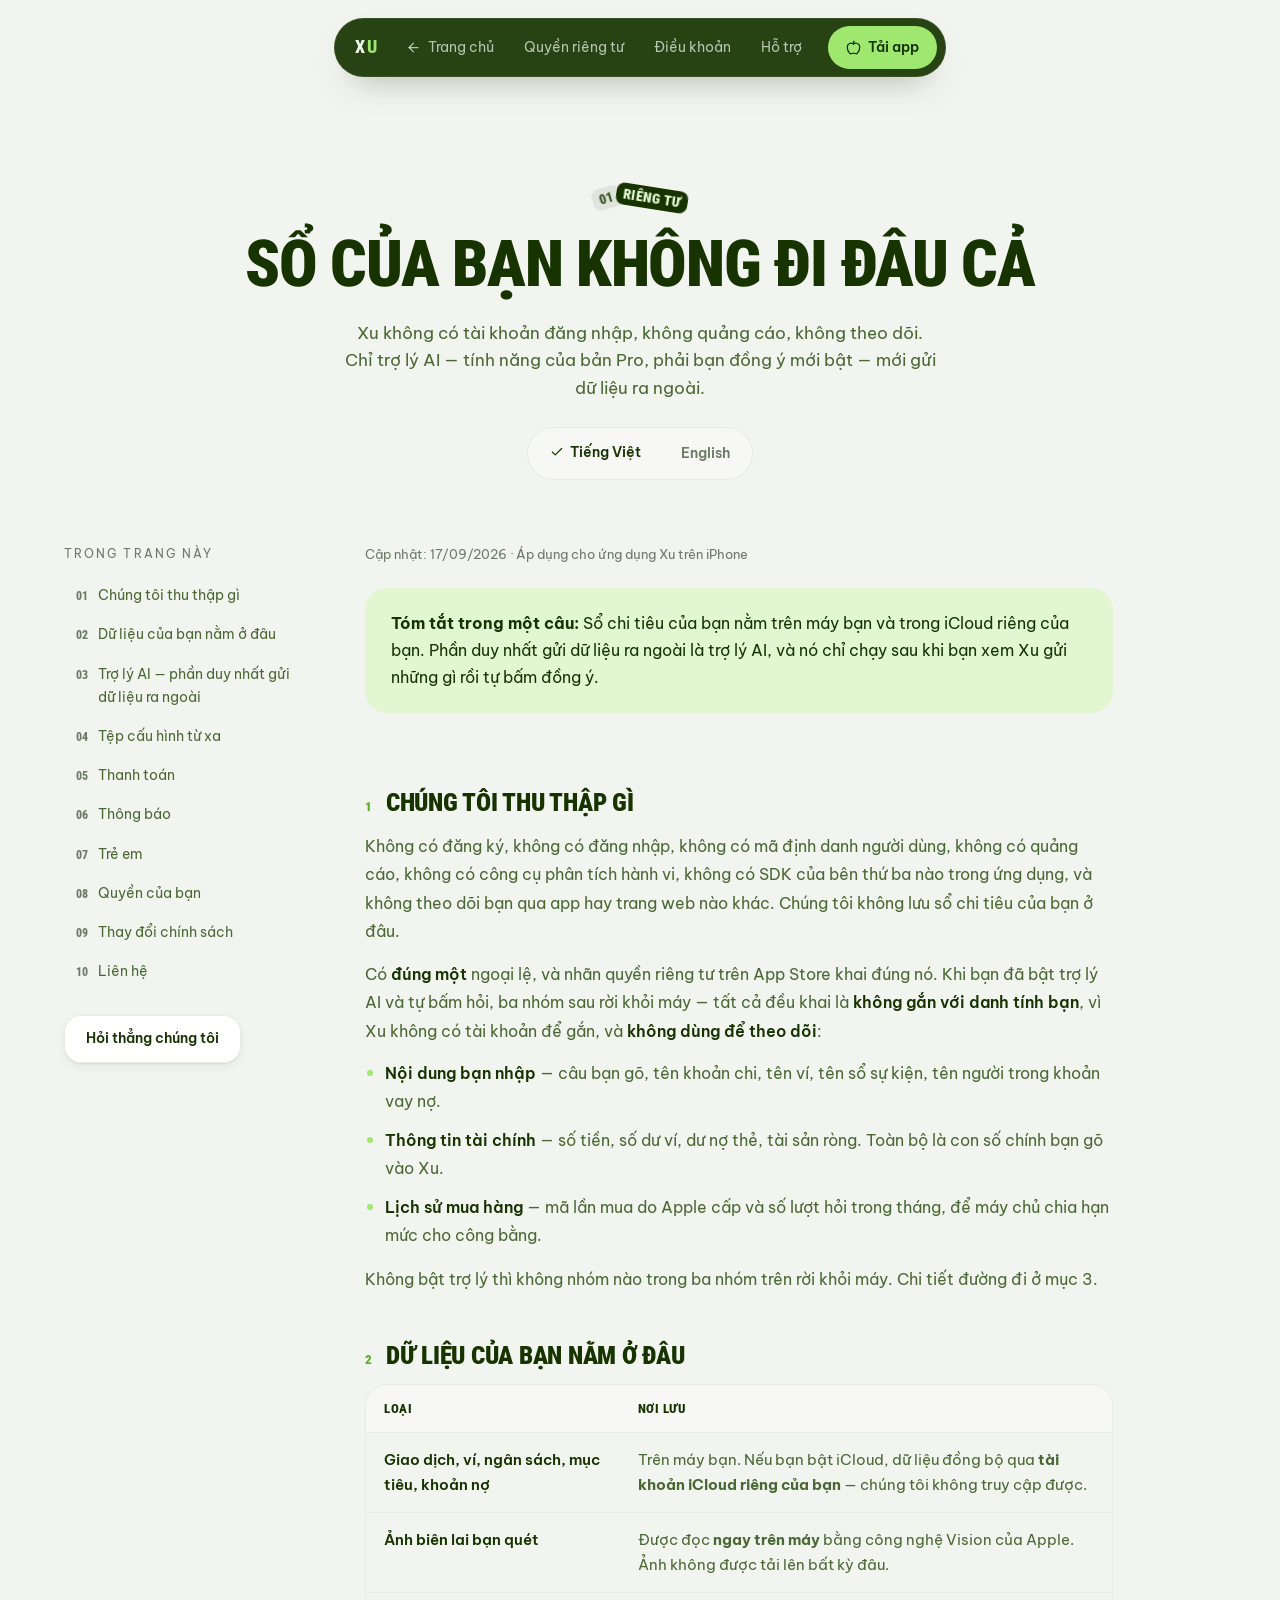
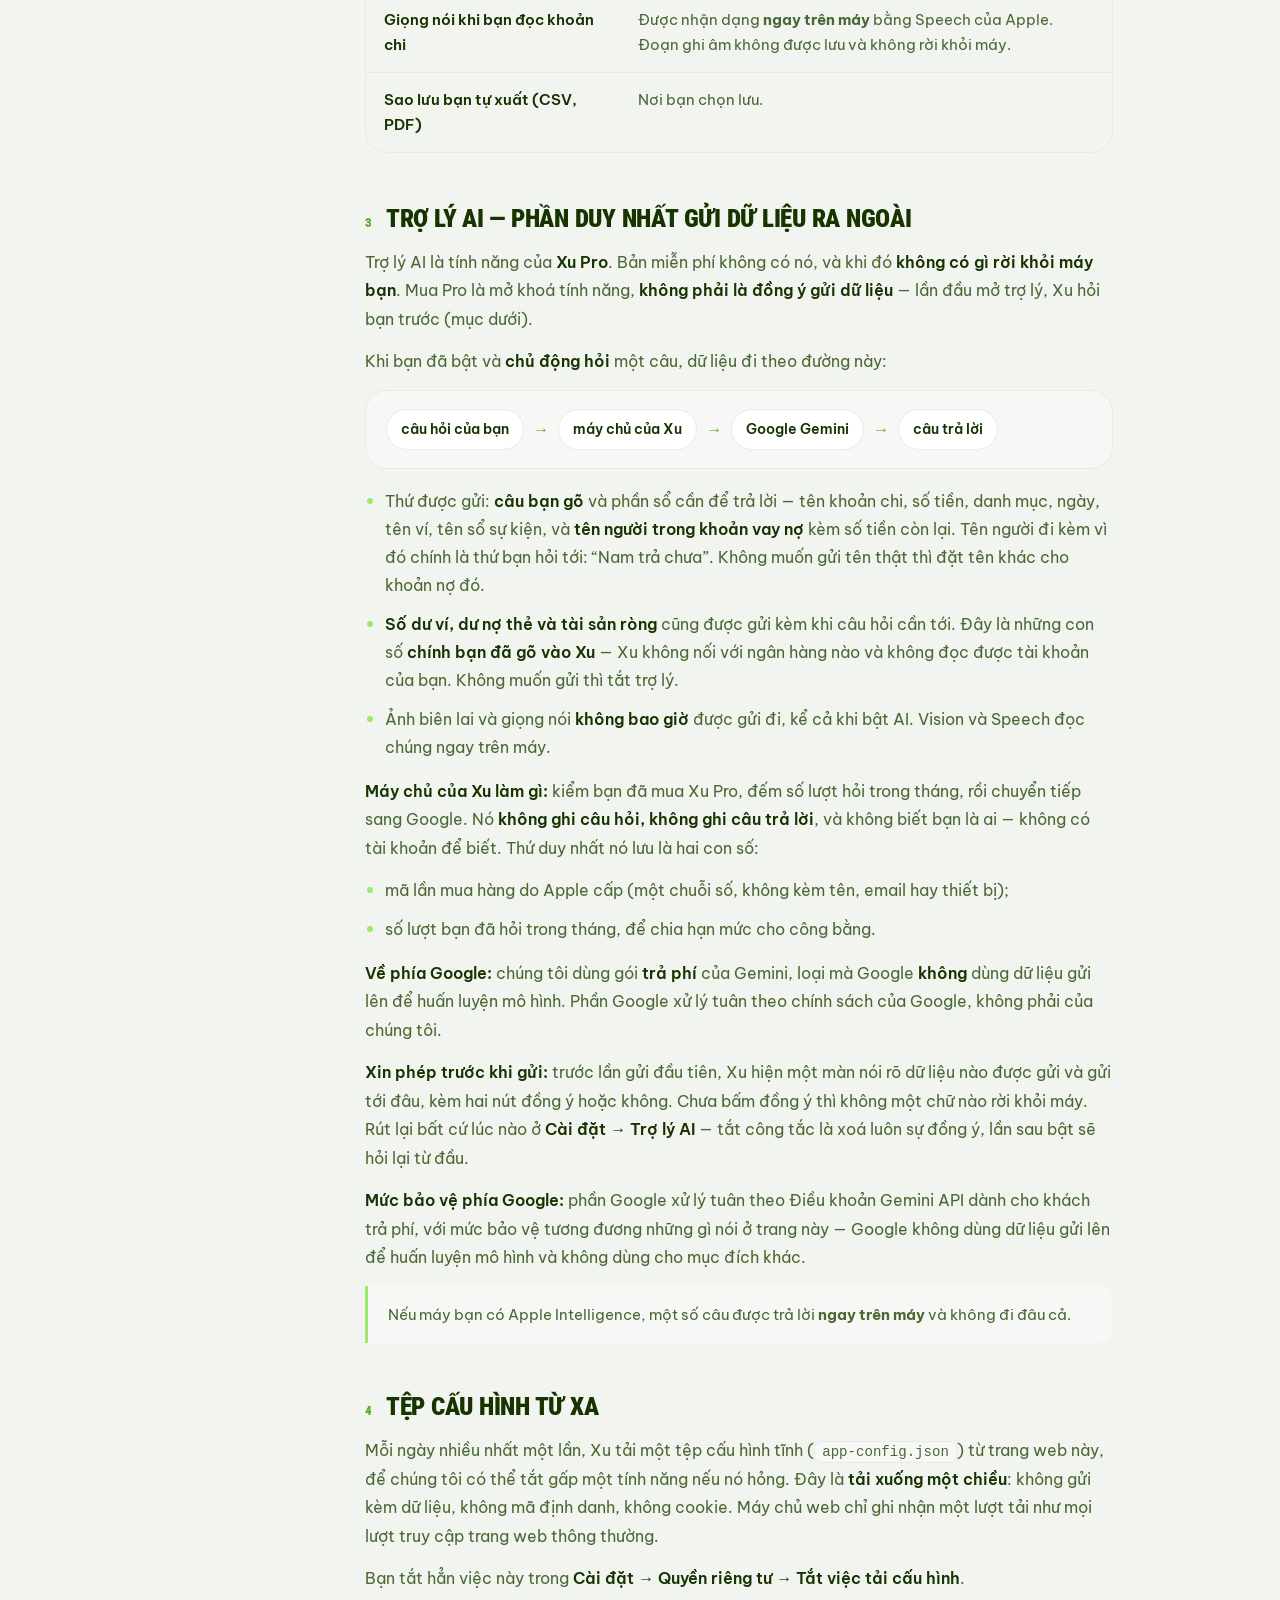
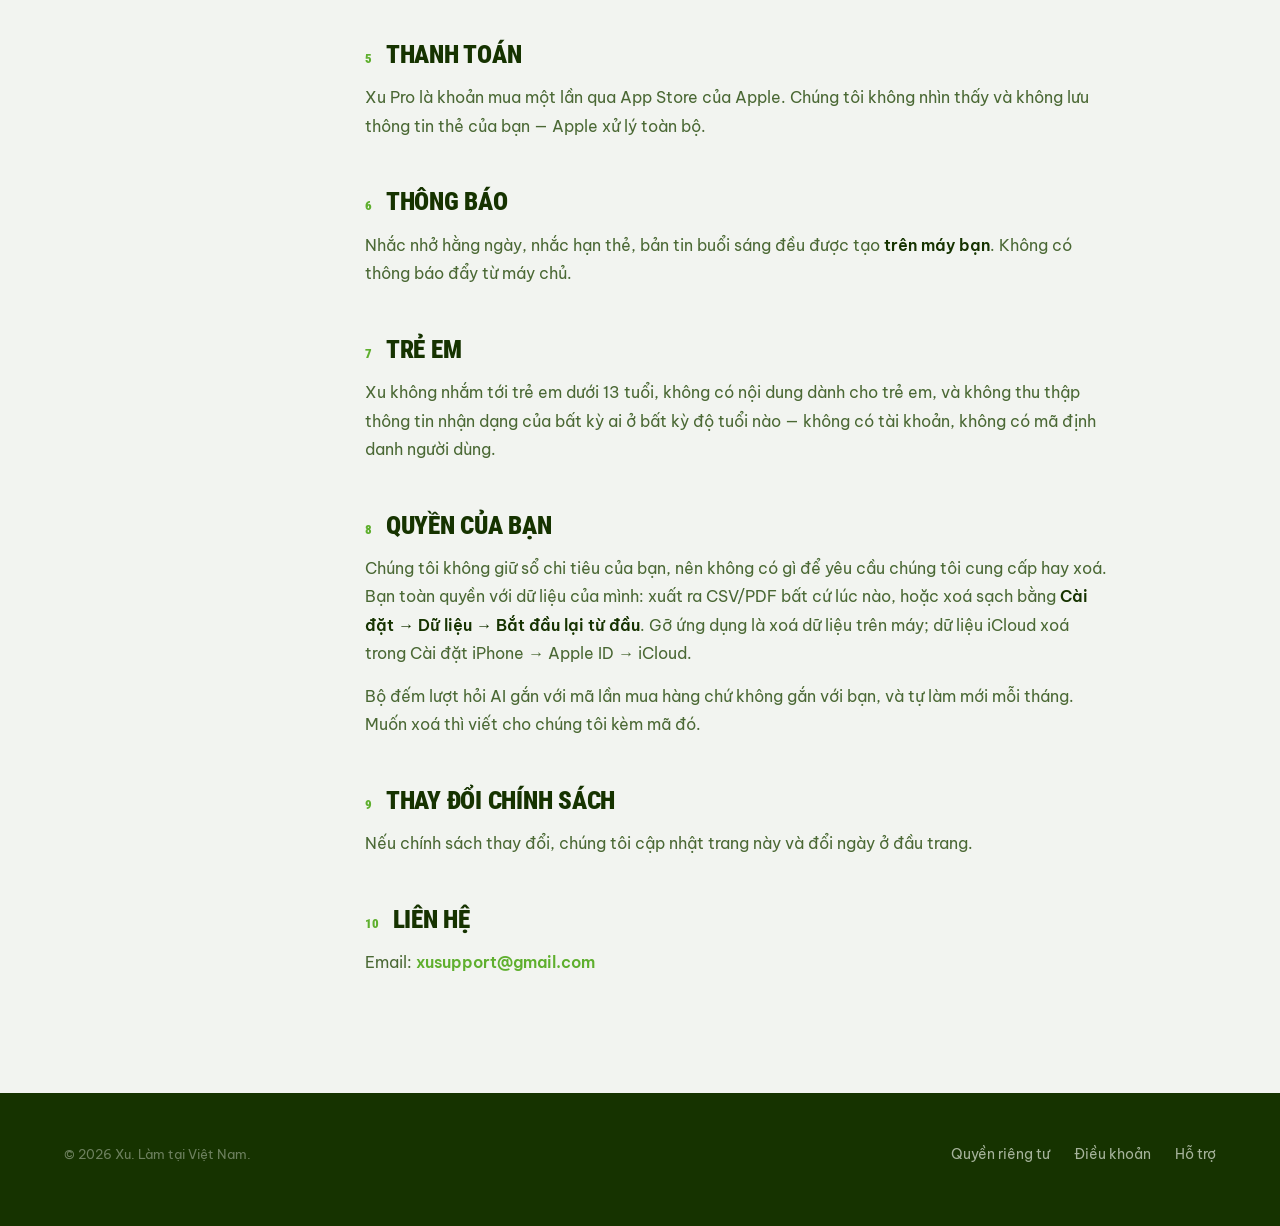
<file: privacy.html>
<!doctype html>
<html lang="vi">
<head>
<meta charset="utf-8">
<meta name="viewport" content="width=device-width, initial-scale=1">

<title>Chính sách quyền riêng tư — Xu</title>
<meta name="description" content="Xu không có tài khoản đăng nhập và không thu thập dữ liệu của bạn. Sổ chi tiêu nằm trên máy và trong iCloud riêng của bạn. Đọc đầy đủ những gì được gửi đi và những gì không.">
<link rel="canonical" href="https://khanh1608.github.io/xu/privacy.html">
<meta name="theme-color" content="#0C1109">
<meta name="author" content="Khanh LC">
<meta name="robots" content="index, follow, max-image-preview:large">

<meta property="og:type" content="article">
<meta property="og:locale" content="vi_VN">
<meta property="og:locale:alternate" content="en_US">
<meta property="og:site_name" content="Xu">
<meta property="og:url" content="https://khanh1608.github.io/xu/privacy.html">
<meta property="og:title" content="Chính sách quyền riêng tư của Xu">
<meta property="og:description" content="Không tài khoản, không theo dõi, không quảng cáo. Chỉ trợ lý AI mới gửi câu hỏi ra ngoài — và tắt được.">
<meta property="og:image" content="https://khanh1608.github.io/xu/og.png">
<meta property="og:image:width" content="1200">
<meta property="og:image:height" content="630">
<meta name="twitter:card" content="summary_large_image">
<meta name="twitter:title" content="Chính sách quyền riêng tư của Xu">
<meta name="twitter:description" content="Không tài khoản, không theo dõi, không quảng cáo. Chỉ trợ lý AI mới gửi câu hỏi ra ngoài — và tắt được.">
<meta name="twitter:image" content="https://khanh1608.github.io/xu/og.png">

<link rel="preconnect" href="https://fonts.googleapis.com">
<link rel="preconnect" href="https://fonts.gstatic.com" crossorigin>
<link rel="preload" as="style" href="https://fonts.googleapis.com/css2?family=Roboto+Condensed:wght@600;700;800;900&family=Be+Vietnam+Pro:wght@400;500;600&display=swap">
<link rel="stylesheet" href="https://fonts.googleapis.com/css2?family=Roboto+Condensed:wght@600;700;800;900&family=Be+Vietnam+Pro:wght@400;500;600&display=swap">

<script type="application/ld+json">
{
  "@context": "https://schema.org",
  "@type": "WebPage",
  "@id": "https://khanh1608.github.io/xu/privacy.html",
  "url": "https://khanh1608.github.io/xu/privacy.html",
  "name": "Chính sách quyền riêng tư của Xu",
  "description": "Không tài khoản, không theo dõi, không quảng cáo. Chỉ trợ lý AI mới gửi câu hỏi ra ngoài — và tắt được.",
  "inLanguage": ["vi", "en"],
  "isPartOf": { "@type": "WebSite", "name": "Xu", "url": "https://khanh1608.github.io/xu/" },
  "about": { "@type": "SoftwareApplication", "name": "Xu — Sổ chi tiêu & ngân sách", "operatingSystem": "iOS 18.0", "applicationCategory": "FinanceApplication" },
  "publisher": { "@type": "Organization", "name": "Xu", "url": "https://khanh1608.github.io/xu/" }
}
</script>
  <script type="module" crossorigin src="./assets/privacy-BVnuJrIZ.js"></script>
  <link rel="modulepreload" crossorigin href="./assets/Bottom-DfuT7BF1.js">
  <link rel="modulepreload" crossorigin href="./assets/doc-BEaKnyxk.js">
  <link rel="stylesheet" crossorigin href="./assets/style-CARMYZ4z.css">
</head>
<body>
<div id="root"><header class="nav nav-doc"><div class="nav-pill"><a href="./" class="nav-brand" aria-label="Xu, về trang chủ">X<i>u</i></a><nav class="nav-links"><a href="./"><svg xmlns="http://www.w3.org/2000/svg" width="24" height="24" viewBox="0 0 24 24" fill="none" stroke="currentColor" stroke-width="2" stroke-linecap="round" stroke-linejoin="round" class="lucide lucide-arrow-left" aria-hidden="true"><path d="m12 19-7-7 7-7"></path><path d="M19 12H5"></path></svg> Trang chủ</a><a href="./privacy.html">Quyền riêng tư</a><a href="./terms.html">Điều khoản</a><a href="./support.html">Hỗ trợ</a></nav><a class="nav-cta" href="https://apps.apple.com/app/id6811918047"><svg xmlns="http://www.w3.org/2000/svg" width="24" height="24" viewBox="0 0 24 24" fill="none" stroke="currentColor" stroke-width="2" stroke-linecap="round" stroke-linejoin="round" class="lucide lucide-apple" aria-hidden="true"><path d="M12 6.528V3a1 1 0 0 1 1-1h0"></path><path d="M18.237 21A15 15 0 0 0 22 11a6 6 0 0 0-10-4.472A6 6 0 0 0 2 11a15.1 15.1 0 0 0 3.763 10 3 3 0 0 0 3.648.648 5.5 5.5 0 0 1 5.178 0A3 3 0 0 0 18.237 21"></path></svg> Tải app</a></div></header><main class="doc"><div class="wrap"><div class="shead doc-head"><div class="shead-tags"><span class="stag stag-num">01</span><span class="stag stag-name">Riêng tư</span></div><h2>Sổ của bạn không đi đâu cả</h2><p class="lede shead-lede">Xu không có tài khoản đăng nhập, không quảng cáo, không theo dõi. Chỉ trợ lý AI — tính năng của bản Pro, phải bạn đồng ý mới bật — mới gửi dữ liệu ra ngoài.</p><div class="doc-lang" role="group" aria-label="Ngôn ngữ"><button aria-pressed="true" class="on"><span class="doc-lang-blob"></span><span><svg xmlns="http://www.w3.org/2000/svg" width="24" height="24" viewBox="0 0 24 24" fill="none" stroke="currentColor" stroke-width="2" stroke-linecap="round" stroke-linejoin="round" class="lucide lucide-check" aria-hidden="true"><path d="M20 6 9 17l-5-5"></path></svg>Tiếng Việt</span></button><button aria-pressed="false" class=""><span>English</span></button></div></div><div class="doc-grid"><aside class="doc-toc"><p class="doc-toc-h">Trong trang này</p><ol><li><a href="#vi-1">Chúng tôi thu thập gì</a></li><li><a href="#vi-2">Dữ liệu của bạn nằm ở đâu</a></li><li><a href="#vi-3">Trợ lý AI — phần duy nhất gửi dữ liệu ra ngoài</a></li><li><a href="#vi-4">Tệp cấu hình từ xa</a></li><li><a href="#vi-5">Thanh toán</a></li><li><a href="#vi-6">Thông báo</a></li><li><a href="#vi-7">Trẻ em</a></li><li><a href="#vi-8">Quyền của bạn</a></li><li><a href="#vi-9">Thay đổi chính sách</a></li><li><a href="#vi-10">Liên hệ</a></li></ol><div style="display:inline-flex;transform:none"><a class="btn btn-ghost btn-sm" href="mailto:xusupport@gmail.com">Hỏi thẳng chúng tôi</a></div></aside><article class="doc-main lang-vi"><div class="doc-body" lang="vi" data-lang="vi"><p class="doc-stamp">Cập nhật: 17/09/2026 · Áp dụng cho ứng dụng Xu trên iPhone</p><div class="doc-summary"><b>Tóm tắt trong một câu:</b> Sổ chi tiêu của bạn nằm trên máy bạn và trong iCloud riêng của bạn. Phần duy nhất gửi dữ liệu ra ngoài là trợ lý AI, và nó chỉ chạy sau khi bạn xem Xu gửi những gì rồi tự bấm đồng ý.</div><section id="vi-1" class="doc-sec"><h2><span class="doc-num">1</span>Chúng tôi thu thập gì</h2><p>Không có đăng ký, không có đăng nhập, không có mã định danh người dùng, không có quảng cáo, không có công cụ phân tích hành vi, không có SDK của bên thứ ba nào trong ứng dụng, và không theo dõi bạn qua app hay trang web nào khác. Chúng tôi không lưu sổ chi tiêu của bạn ở đâu.</p><p>Có <b>đúng một</b> ngoại lệ, và nhãn quyền riêng tư trên App Store khai đúng nó. Khi bạn đã bật trợ lý AI và tự bấm hỏi, ba nhóm sau rời khỏi máy — tất cả đều khai là <b>không gắn với danh tính bạn</b>, vì Xu không có tài khoản để gắn, và <b>không dùng để theo dõi</b>:</p><ul><li><b>Nội dung bạn nhập</b> — câu bạn gõ, tên khoản chi, tên ví, tên sổ sự kiện, tên người trong khoản vay nợ.</li><li><b>Thông tin tài chính</b> — số tiền, số dư ví, dư nợ thẻ, tài sản ròng. Toàn bộ là con số chính bạn gõ vào Xu.</li><li><b>Lịch sử mua hàng</b> — mã lần mua do Apple cấp và số lượt hỏi trong tháng, để máy chủ chia hạn mức cho công bằng.</li></ul><p>Không bật trợ lý thì không nhóm nào trong ba nhóm trên rời khỏi máy. Chi tiết đường đi ở mục 3.</p></section><section id="vi-2" class="doc-sec"><h2><span class="doc-num">2</span>Dữ liệu của bạn nằm ở đâu</h2><div class="doc-table-wrap"><table class="doc-table"><thead><tr><th>Loại</th><th>Nơi lưu</th></tr></thead><tbody><tr><td>Giao dịch, ví, ngân sách, mục tiêu, khoản nợ</td><td>Trên máy bạn. Nếu bạn bật iCloud, dữ liệu đồng bộ qua <b>tài khoản iCloud riêng của bạn</b> — chúng tôi không truy cập được.</td></tr><tr><td>Ảnh biên lai bạn quét</td><td>Được đọc <b>ngay trên máy</b> bằng công nghệ Vision của Apple. Ảnh không được tải lên bất kỳ đâu.</td></tr><tr><td>Giọng nói khi bạn đọc khoản chi</td><td>Được nhận dạng <b>ngay trên máy</b> bằng Speech của Apple. Đoạn ghi âm không được lưu và không rời khỏi máy.</td></tr><tr><td>Sao lưu bạn tự xuất (CSV, PDF)</td><td>Nơi bạn chọn lưu.</td></tr></tbody></table></div></section><section id="vi-3" class="doc-sec"><h2><span class="doc-num">3</span>Trợ lý AI — phần duy nhất gửi dữ liệu ra ngoài</h2><p>Trợ lý AI là tính năng của <b>Xu Pro</b>. Bản miễn phí không có nó, và khi đó <b>không có gì rời khỏi máy bạn</b>. Mua Pro là mở khoá tính năng, <b>không phải là đồng ý gửi dữ liệu</b> — lần đầu mở trợ lý, Xu hỏi bạn trước (mục dưới).</p><p>Khi bạn đã bật và <b>chủ động hỏi</b> một câu, dữ liệu đi theo đường này:</p><div class="doc-flow"><span class="node">câu hỏi của bạn</span><span class="hop">→</span><span class="node">máy chủ của Xu</span><span class="hop">→</span><span class="node">Google Gemini</span><span class="hop">→</span><span class="node">câu trả lời</span></div><ul><li>Thứ được gửi: <b>câu bạn gõ</b> và phần sổ cần để trả lời — tên khoản chi, số tiền, danh mục, ngày, tên ví, tên sổ sự kiện, và <b>tên người trong khoản vay nợ</b> kèm số tiền còn lại. Tên người đi kèm vì đó chính là thứ bạn hỏi tới: “Nam trả chưa”. Không muốn gửi tên thật thì đặt tên khác cho khoản nợ đó.</li><li><b>Số dư ví, dư nợ thẻ và tài sản ròng</b> cũng được gửi kèm khi câu hỏi cần tới. Đây là những con số <b>chính bạn đã gõ vào Xu</b> — Xu không nối với ngân hàng nào và không đọc được tài khoản của bạn. Không muốn gửi thì tắt trợ lý.</li><li>Ảnh biên lai và giọng nói <b>không bao giờ</b> được gửi đi, kể cả khi bật AI. Vision và Speech đọc chúng ngay trên máy.</li></ul><p><b>Máy chủ của Xu làm gì:</b> kiểm bạn đã mua Xu Pro, đếm số lượt hỏi trong tháng, rồi chuyển tiếp sang Google. Nó <b>không ghi câu hỏi, không ghi câu trả lời</b>, và không biết bạn là ai — không có tài khoản để biết. Thứ duy nhất nó lưu là hai con số:</p><ul><li>mã lần mua hàng do Apple cấp (một chuỗi số, không kèm tên, email hay thiết bị);</li><li>số lượt bạn đã hỏi trong tháng, để chia hạn mức cho công bằng.</li></ul><p><b>Về phía Google:</b> chúng tôi dùng gói <b>trả phí</b> của Gemini, loại mà Google <b>không</b> dùng dữ liệu gửi lên để huấn luyện mô hình. Phần Google xử lý tuân theo chính sách của Google, không phải của chúng tôi.</p><p><b>Xin phép trước khi gửi:</b> trước lần gửi đầu tiên, Xu hiện một màn nói rõ dữ liệu nào được gửi và gửi tới đâu, kèm hai nút đồng ý hoặc không. Chưa bấm đồng ý thì không một chữ nào rời khỏi máy. Rút lại bất cứ lúc nào ở <b>Cài đặt → Trợ lý AI</b> — tắt công tắc là xoá luôn sự đồng ý, lần sau bật sẽ hỏi lại từ đầu.</p><p><b>Mức bảo vệ phía Google:</b> phần Google xử lý tuân theo Điều khoản Gemini API dành cho khách trả phí, với mức bảo vệ tương đương những gì nói ở trang này — Google không dùng dữ liệu gửi lên để huấn luyện mô hình và không dùng cho mục đích khác.</p><div class="doc-note">Nếu máy bạn có Apple Intelligence, một số câu được trả lời <b>ngay trên máy</b> và không đi đâu cả.</div></section><section id="vi-4" class="doc-sec"><h2><span class="doc-num">4</span>Tệp cấu hình từ xa</h2><p>Mỗi ngày nhiều nhất một lần, Xu tải một tệp cấu hình tĩnh (<code>app-config.json</code>) từ trang web này, để chúng tôi có thể tắt gấp một tính năng nếu nó hỏng. Đây là <b>tải xuống một chiều</b>: không gửi kèm dữ liệu, không mã định danh, không cookie. Máy chủ web chỉ ghi nhận một lượt tải như mọi lượt truy cập trang web thông thường.</p><p>Bạn tắt hẳn việc này trong <b>Cài đặt → Quyền riêng tư → Tắt việc tải cấu hình</b>.</p></section><section id="vi-5" class="doc-sec"><h2><span class="doc-num">5</span>Thanh toán</h2><p>Xu Pro là khoản mua một lần qua App Store của Apple. Chúng tôi không nhìn thấy và không lưu thông tin thẻ của bạn — Apple xử lý toàn bộ.</p></section><section id="vi-6" class="doc-sec"><h2><span class="doc-num">6</span>Thông báo</h2><p>Nhắc nhở hằng ngày, nhắc hạn thẻ, bản tin buổi sáng đều được tạo <b>trên máy bạn</b>. Không có thông báo đẩy từ máy chủ.</p></section><section id="vi-7" class="doc-sec"><h2><span class="doc-num">7</span>Trẻ em</h2><p>Xu không nhắm tới trẻ em dưới 13 tuổi, không có nội dung dành cho trẻ em, và không thu thập thông tin nhận dạng của bất kỳ ai ở bất kỳ độ tuổi nào — không có tài khoản, không có mã định danh người dùng.</p></section><section id="vi-8" class="doc-sec"><h2><span class="doc-num">8</span>Quyền của bạn</h2><p>Chúng tôi không giữ sổ chi tiêu của bạn, nên không có gì để yêu cầu chúng tôi cung cấp hay xoá. Bạn toàn quyền với dữ liệu của mình: xuất ra CSV/PDF bất cứ lúc nào, hoặc xoá sạch bằng <b>Cài đặt → Dữ liệu → Bắt đầu lại từ đầu</b>. Gỡ ứng dụng là xoá dữ liệu trên máy; dữ liệu iCloud xoá trong Cài đặt iPhone → Apple ID → iCloud.</p><p>Bộ đếm lượt hỏi AI gắn với mã lần mua hàng chứ không gắn với bạn, và tự làm mới mỗi tháng. Muốn xoá thì viết cho chúng tôi kèm mã đó.</p></section><section id="vi-9" class="doc-sec"><h2><span class="doc-num">9</span>Thay đổi chính sách</h2><p>Nếu chính sách thay đổi, chúng tôi cập nhật trang này và đổi ngày ở đầu trang.</p></section><section id="vi-10" class="doc-sec"><h2><span class="doc-num">10</span>Liên hệ</h2><p>Email: <a href="mailto:xusupport@gmail.com">xusupport@gmail.com</a></p></section></div><div class="doc-body" lang="en" data-lang="en"><p class="doc-stamp">Updated: 17 September 2026 · Applies to the Xu iPhone app</p><div class="doc-summary"><b>In one sentence:</b> Your records stay on your device and in your own iCloud. The only part that sends anything out is the AI assistant, and it runs only after you have seen exactly what Xu sends and tapped to agree.</div><section id="en-1" class="doc-sec"><h2><span class="doc-num">1</span>What we collect</h2><p>There is no sign-up, no login, no user identifier, no advertising, no behavioural analytics, no third-party SDK in the app, and no tracking of you across other apps or websites. We do not store your records anywhere.</p><p>There is <b>exactly one</b> exception, and the App Store privacy label declares it. Once you have turned the AI assistant on and actively ask a question, three categories leave the device — all declared as <b>not linked to your identity</b>, because Xu has no account to link them to, and <b>not used for tracking</b>:</p><ul><li><b>User content</b> — the text you type, item names, wallet names, event names, and the names of people in your loans.</li><li><b>Financial info</b> — amounts, wallet balances, card debt and net worth. Every one of these is a number you typed into Xu yourself.</li><li><b>Purchase history</b> — the purchase identifier issued by Apple and how many questions you asked this month, so the server can share the allowance fairly.</li></ul><p>With the assistant off, none of the three leaves your device. Section 3 traces the full path.</p></section><section id="en-2" class="doc-sec"><h2><span class="doc-num">2</span>Where your data lives</h2><div class="doc-table-wrap"><table class="doc-table"><thead><tr><th>Type</th><th>Stored</th></tr></thead><tbody><tr><td>Transactions, wallets, budgets, goals, debts</td><td>On your device. With iCloud enabled, it syncs through <b>your own iCloud account</b> — we cannot access it.</td></tr><tr><td>Receipt photos you scan</td><td>Read <b>entirely on-device</b> using Apple’s Vision framework. Images are never uploaded.</td></tr><tr><td>Your voice when you dictate an expense</td><td>Recognised <b>entirely on-device</b> using Apple’s Speech framework. The recording is never saved and never leaves your phone.</td></tr><tr><td>Backups you export (CSV, PDF)</td><td>Wherever you choose to save them.</td></tr></tbody></table></div></section><section id="en-3" class="doc-sec"><h2><span class="doc-num">3</span>The AI assistant — the only feature that sends data out</h2><p>The AI assistant is part of <b>Xu Pro</b>. The free version does not have it, and with the free version <b>nothing leaves your device</b>. Buying Pro unlocks the feature — it is <b>not</b> consent to send data. The first time you open the assistant, Xu asks you first (see below).</p><p>Once it is on and you <b>actively ask</b> a question, the data travels like this:</p><div class="doc-flow"><span class="node">your question</span><span class="hop">→</span><span class="node">Xu’s server</span><span class="hop">→</span><span class="node">Google Gemini</span><span class="hop">→</span><span class="node">the answer</span></div><ul><li>What is sent: <b>the text you typed</b> plus the parts of your ledger needed to answer — item names, amounts, categories, dates, wallet names, event names, and <b>the names of people in your loans</b> with the amounts outstanding. Names travel because they are what you are asking about (“has Nam paid me back?”). Rename the debt if you would rather not send a real name.</li><li><b>Wallet balances, card debt and net worth</b> are sent too when the question needs them. These are numbers <b>you typed into Xu yourself</b> — Xu connects to no bank and cannot read your accounts. If you would rather not send them, switch the assistant off.</li><li>Receipt images and your voice are <b>never</b> sent, even with AI enabled. Vision and Speech read them on the device.</li></ul><p><b>What Xu’s server does:</b> checks that you bought Xu Pro, counts your questions for the month, and forwards the request to Google. It <b>logs neither questions nor answers</b>, and it does not know who you are — there is no account for it to know. The only things it stores are two numbers:</p><ul><li>the purchase identifier issued by Apple (a string of digits, with no name, email or device attached);</li><li>how many questions you have asked this month, so the allowance is shared fairly.</li></ul><p><b>On Google’s side:</b> we use the <b>paid</b> Gemini tier, the one where Google does <b>not</b> use submitted data to train its models. What Google does is governed by Google’s policies, not ours.</p><p><b>Permission before anything is sent:</b> before the first send, Xu shows a screen naming exactly what data goes out and where it goes, with an accept and a decline button. Until you accept, nothing leaves your device. Withdraw at any time in <b>Settings → AI assistant</b> — switching it off erases the consent, and turning it back on asks again.</p><p><b>Protection on Google’s side:</b> what Google does is governed by the Gemini API terms for paid customers, which provide protection equal to what this page describes — Google does not use submitted data to train its models and does not use it for other purposes.</p><div class="doc-note">If your device supports Apple Intelligence, some answers are produced <b>on the device itself</b> and go nowhere.</div></section><section id="en-4" class="doc-sec"><h2><span class="doc-num">4</span>Remote configuration file</h2><p>At most once a day, Xu downloads a static configuration file (<code>app-config.json</code>) from this website so we can switch off a feature quickly if it breaks. This is a <b>one-way download</b>: no data is attached, no identifiers, no cookies. The web server records a download the way it records any ordinary page visit.</p><p>You can disable it entirely in <b>Settings → Privacy → Stop downloading config</b>.</p></section><section id="en-5" class="doc-sec"><h2><span class="doc-num">5</span>Payments</h2><p>Xu Pro is a one-time purchase through Apple’s App Store. We never see or store your payment details; Apple handles everything.</p></section><section id="en-6" class="doc-sec"><h2><span class="doc-num">6</span>Notifications</h2><p>Daily reminders, card due-date alerts and the morning brief are all generated <b>on your device</b>. There are no server push notifications.</p></section><section id="en-7" class="doc-sec"><h2><span class="doc-num">7</span>Children</h2><p>Xu is not directed at children under 13 and collects no data from anyone.</p></section><section id="en-8" class="doc-sec"><h2><span class="doc-num">8</span>Your rights</h2><p>Because we hold none of your records, there is nothing to request from us or ask us to delete. You control everything: export to CSV/PDF any time, or erase it all with <b>Settings → Data → Start over</b>. Deleting the app removes on-device data; iCloud data is removed in iPhone Settings → Apple ID → iCloud.</p><p>The AI usage counter is tied to a purchase identifier rather than to you, and resets monthly. If you want it removed, email us with that identifier.</p></section><section id="en-9" class="doc-sec"><h2><span class="doc-num">9</span>Changes</h2><p>If this policy changes we update this page and the date at the top.</p></section><section id="en-10" class="doc-sec"><h2><span class="doc-num">10</span>Contact</h2><p>Email: <a href="mailto:xusupport@gmail.com">xusupport@gmail.com</a></p></section></div></article></div></div></main><footer class="foot"><div class="wrap foot-grid"><small>© 2026 Xu. Làm tại Việt Nam.</small><nav><a href="./privacy.html">Quyền riêng tư</a><a href="./terms.html">Điều khoản</a><a href="./support.html">Hỗ trợ</a></nav></div></footer></div>
</body>
</html>
</file>
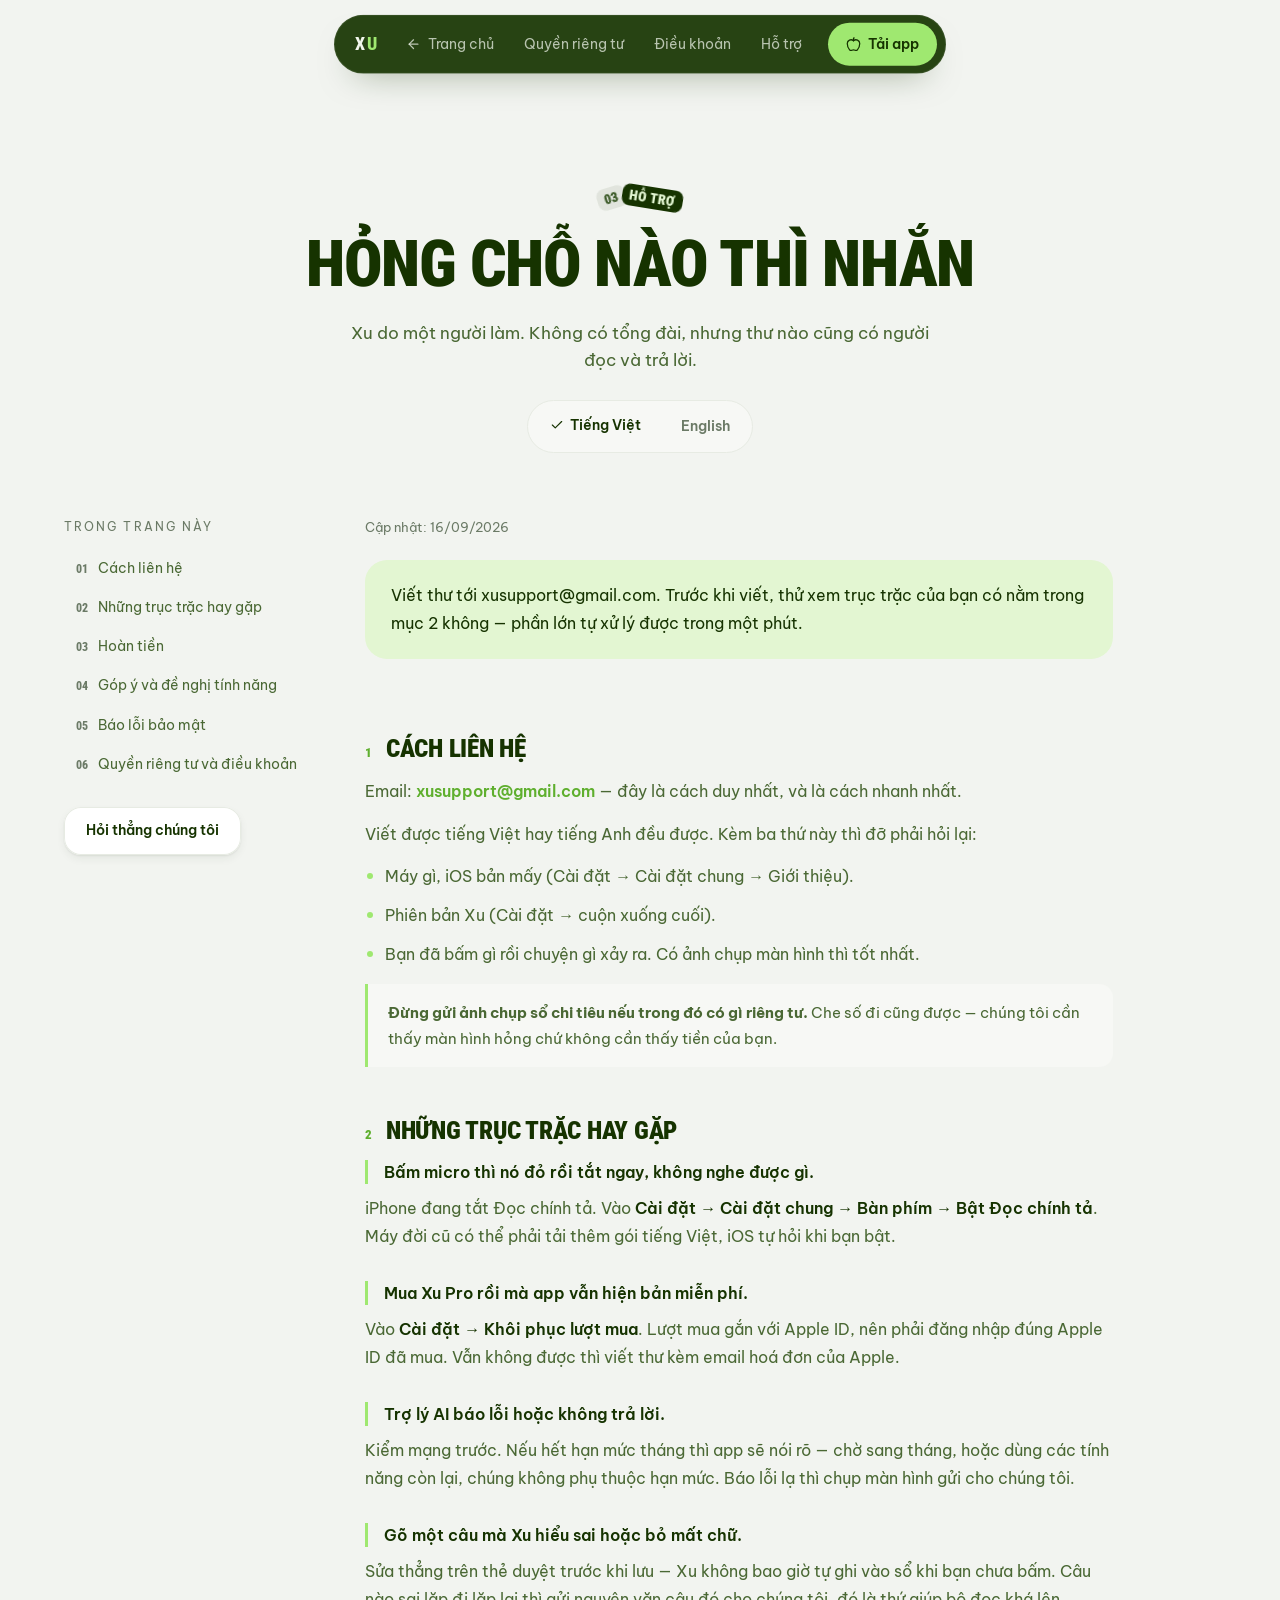
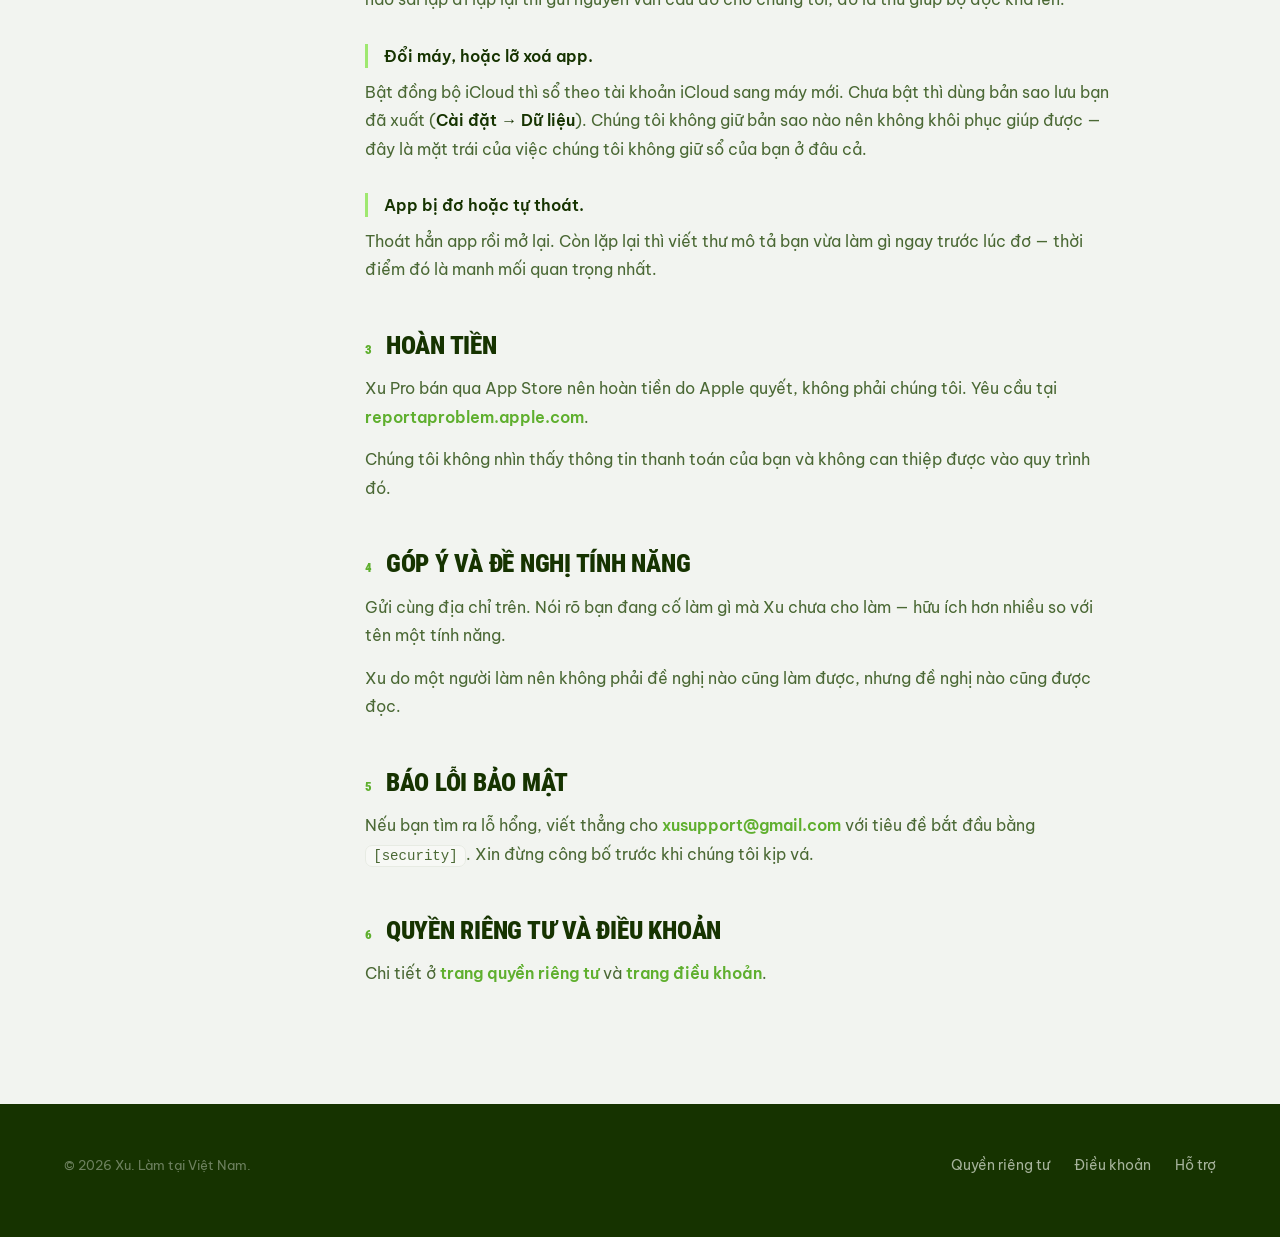
<file: support.html>
<!doctype html>
<html lang="vi">
<head>
<meta charset="utf-8">
<meta name="viewport" content="width=device-width, initial-scale=1">

<title>Hỗ trợ — Xu</title>
<meta name="description" content="Gặp trục trặc với Xu? Cách sửa nhanh cho micro không nghe, khôi phục lượt mua Xu Pro, trợ lý AI báo lỗi, đổi máy và mất dữ liệu. Hoặc viết thẳng cho chúng tôi.">
<link rel="canonical" href="https://khanh1608.github.io/xu/support.html">
<meta name="theme-color" content="#0C1109">
<meta name="author" content="Khanh LC">
<meta name="robots" content="index, follow, max-image-preview:large">

<meta property="og:type" content="article">
<meta property="og:locale" content="vi_VN">
<meta property="og:locale:alternate" content="en_US">
<meta property="og:site_name" content="Xu">
<meta property="og:url" content="https://khanh1608.github.io/xu/support.html">
<meta property="og:title" content="Hỗ trợ Xu">
<meta property="og:description" content="Micro không nghe, mua Pro chưa nhận, đổi máy mất sổ — cách xử lý từng trường hợp.">
<meta property="og:image" content="https://khanh1608.github.io/xu/og.png">
<meta property="og:image:width" content="1200">
<meta property="og:image:height" content="630">
<meta name="twitter:card" content="summary_large_image">
<meta name="twitter:title" content="Hỗ trợ Xu">
<meta name="twitter:description" content="Micro không nghe, mua Pro chưa nhận, đổi máy mất sổ — cách xử lý từng trường hợp.">
<meta name="twitter:image" content="https://khanh1608.github.io/xu/og.png">

<link rel="preconnect" href="https://fonts.googleapis.com">
<link rel="preconnect" href="https://fonts.gstatic.com" crossorigin>
<link rel="preload" as="style" href="https://fonts.googleapis.com/css2?family=Roboto+Condensed:wght@600;700;800;900&family=Be+Vietnam+Pro:wght@400;500;600&display=swap">
<link rel="stylesheet" href="https://fonts.googleapis.com/css2?family=Roboto+Condensed:wght@600;700;800;900&family=Be+Vietnam+Pro:wght@400;500;600&display=swap">

<script type="application/ld+json">
{
  "@context": "https://schema.org",
  "@type": "WebPage",
  "@id": "https://khanh1608.github.io/xu/support.html",
  "url": "https://khanh1608.github.io/xu/support.html",
  "name": "Hỗ trợ Xu",
  "description": "Micro không nghe, mua Pro chưa nhận, đổi máy mất sổ — cách xử lý từng trường hợp.",
  "inLanguage": ["vi", "en"],
  "isPartOf": { "@type": "WebSite", "name": "Xu", "url": "https://khanh1608.github.io/xu/" },
  "about": { "@type": "SoftwareApplication", "name": "Xu — Sổ chi tiêu & ngân sách", "operatingSystem": "iOS 18.0", "applicationCategory": "FinanceApplication" },
  "publisher": { "@type": "Organization", "name": "Xu", "url": "https://khanh1608.github.io/xu/" }
}
</script>
  <script type="module" crossorigin src="./assets/support-CaBWLR2i.js"></script>
  <link rel="modulepreload" crossorigin href="./assets/Bottom-DfuT7BF1.js">
  <link rel="modulepreload" crossorigin href="./assets/doc-BEaKnyxk.js">
  <link rel="stylesheet" crossorigin href="./assets/style-CARMYZ4z.css">
</head>
<body>
<div id="root"><header class="nav nav-doc"><div class="nav-pill"><a href="./" class="nav-brand" aria-label="Xu, về trang chủ">X<i>u</i></a><nav class="nav-links"><a href="./"><svg xmlns="http://www.w3.org/2000/svg" width="24" height="24" viewBox="0 0 24 24" fill="none" stroke="currentColor" stroke-width="2" stroke-linecap="round" stroke-linejoin="round" class="lucide lucide-arrow-left" aria-hidden="true"><path d="m12 19-7-7 7-7"></path><path d="M19 12H5"></path></svg> Trang chủ</a><a href="./privacy.html">Quyền riêng tư</a><a href="./terms.html">Điều khoản</a><a href="./support.html">Hỗ trợ</a></nav><a class="nav-cta" href="https://apps.apple.com/app/id6811918047"><svg xmlns="http://www.w3.org/2000/svg" width="24" height="24" viewBox="0 0 24 24" fill="none" stroke="currentColor" stroke-width="2" stroke-linecap="round" stroke-linejoin="round" class="lucide lucide-apple" aria-hidden="true"><path d="M12 6.528V3a1 1 0 0 1 1-1h0"></path><path d="M18.237 21A15 15 0 0 0 22 11a6 6 0 0 0-10-4.472A6 6 0 0 0 2 11a15.1 15.1 0 0 0 3.763 10 3 3 0 0 0 3.648.648 5.5 5.5 0 0 1 5.178 0A3 3 0 0 0 18.237 21"></path></svg> Tải app</a></div></header><main class="doc"><div class="wrap"><div class="shead doc-head"><div class="shead-tags"><span class="stag stag-num">03</span><span class="stag stag-name">Hỗ trợ</span></div><h2>Hỏng chỗ nào thì nhắn</h2><p class="lede shead-lede">Xu do một người làm. Không có tổng đài, nhưng thư nào cũng có người đọc và trả lời.</p><div class="doc-lang" role="group" aria-label="Ngôn ngữ"><button aria-pressed="true" class="on"><span class="doc-lang-blob"></span><span><svg xmlns="http://www.w3.org/2000/svg" width="24" height="24" viewBox="0 0 24 24" fill="none" stroke="currentColor" stroke-width="2" stroke-linecap="round" stroke-linejoin="round" class="lucide lucide-check" aria-hidden="true"><path d="M20 6 9 17l-5-5"></path></svg>Tiếng Việt</span></button><button aria-pressed="false" class=""><span>English</span></button></div></div><div class="doc-grid"><aside class="doc-toc"><p class="doc-toc-h">Trong trang này</p><ol><li><a href="#vi-1">Cách liên hệ</a></li><li><a href="#vi-2">Những trục trặc hay gặp</a></li><li><a href="#vi-3">Hoàn tiền</a></li><li><a href="#vi-4">Góp ý và đề nghị tính năng</a></li><li><a href="#vi-5">Báo lỗi bảo mật</a></li><li><a href="#vi-6">Quyền riêng tư và điều khoản</a></li></ol><div style="display:inline-flex;transform:none"><a class="btn btn-ghost btn-sm" href="mailto:xusupport@gmail.com">Hỏi thẳng chúng tôi</a></div></aside><article class="doc-main lang-vi"><div class="doc-body" lang="vi" data-lang="vi"><p class="doc-stamp">Cập nhật: 16/09/2026</p><div class="doc-summary">Viết thư tới <a href="mailto:xusupport@gmail.com">xusupport@gmail.com</a>. Trước khi viết, thử xem trục trặc của bạn có nằm trong mục 2 không — phần lớn tự xử lý được trong một phút.</div><section id="vi-1" class="doc-sec"><h2><span class="doc-num">1</span>Cách liên hệ</h2><p>Email: <a href="mailto:xusupport@gmail.com">xusupport@gmail.com</a> — đây là cách duy nhất, và là cách nhanh nhất.</p><p>Viết được tiếng Việt hay tiếng Anh đều được. Kèm ba thứ này thì đỡ phải hỏi lại:</p><ul><li>Máy gì, iOS bản mấy (Cài đặt → Cài đặt chung → Giới thiệu).</li><li>Phiên bản Xu (Cài đặt → cuộn xuống cuối).</li><li>Bạn đã bấm gì rồi chuyện gì xảy ra. Có ảnh chụp màn hình thì tốt nhất.</li></ul><div class="doc-note"><b>Đừng gửi ảnh chụp sổ chi tiêu nếu trong đó có gì riêng tư.</b> Che số đi cũng được — chúng tôi cần thấy màn hình hỏng chứ không cần thấy tiền của bạn.</div></section><section id="vi-2" class="doc-sec"><h2><span class="doc-num">2</span>Những trục trặc hay gặp</h2><h3 class="doc-q">Bấm micro thì nó đỏ rồi tắt ngay, không nghe được gì.</h3><p>iPhone đang tắt Đọc chính tả. Vào <b>Cài đặt → Cài đặt chung → Bàn phím → Bật Đọc chính tả</b>. Máy đời cũ có thể phải tải thêm gói tiếng Việt, iOS tự hỏi khi bạn bật.</p><h3 class="doc-q">Mua Xu Pro rồi mà app vẫn hiện bản miễn phí.</h3><p>Vào <b>Cài đặt → Khôi phục lượt mua</b>. Lượt mua gắn với Apple ID, nên phải đăng nhập đúng Apple ID đã mua. Vẫn không được thì viết thư kèm email hoá đơn của Apple.</p><h3 class="doc-q">Trợ lý AI báo lỗi hoặc không trả lời.</h3><p>Kiểm mạng trước. Nếu hết hạn mức tháng thì app sẽ nói rõ — chờ sang tháng, hoặc dùng các tính năng còn lại, chúng không phụ thuộc hạn mức. Báo lỗi lạ thì chụp màn hình gửi cho chúng tôi.</p><h3 class="doc-q">Gõ một câu mà Xu hiểu sai hoặc bỏ mất chữ.</h3><p>Sửa thẳng trên thẻ duyệt trước khi lưu — Xu không bao giờ tự ghi vào sổ khi bạn chưa bấm. Câu nào sai lặp đi lặp lại thì gửi nguyên văn câu đó cho chúng tôi, đó là thứ giúp bộ đọc khá lên.</p><h3 class="doc-q">Đổi máy, hoặc lỡ xoá app.</h3><p>Bật đồng bộ iCloud thì sổ theo tài khoản iCloud sang máy mới. Chưa bật thì dùng bản sao lưu bạn đã xuất (<b>Cài đặt → Dữ liệu</b>). Chúng tôi không giữ bản sao nào nên không khôi phục giúp được — đây là mặt trái của việc chúng tôi không giữ sổ của bạn ở đâu cả.</p><h3 class="doc-q">App bị đơ hoặc tự thoát.</h3><p>Thoát hẳn app rồi mở lại. Còn lặp lại thì viết thư mô tả bạn vừa làm gì ngay trước lúc đơ — thời điểm đó là manh mối quan trọng nhất.</p></section><section id="vi-3" class="doc-sec"><h2><span class="doc-num">3</span>Hoàn tiền</h2><p>Xu Pro bán qua App Store nên hoàn tiền do Apple quyết, không phải chúng tôi. Yêu cầu tại <a href="https://reportaproblem.apple.com">reportaproblem.apple.com</a>.</p><p>Chúng tôi không nhìn thấy thông tin thanh toán của bạn và không can thiệp được vào quy trình đó.</p></section><section id="vi-4" class="doc-sec"><h2><span class="doc-num">4</span>Góp ý và đề nghị tính năng</h2><p>Gửi cùng địa chỉ trên. Nói rõ bạn đang cố làm gì mà Xu chưa cho làm — hữu ích hơn nhiều so với tên một tính năng.</p><p>Xu do một người làm nên không phải đề nghị nào cũng làm được, nhưng đề nghị nào cũng được đọc.</p></section><section id="vi-5" class="doc-sec"><h2><span class="doc-num">5</span>Báo lỗi bảo mật</h2><p>Nếu bạn tìm ra lỗ hổng, viết thẳng cho <a href="mailto:xusupport@gmail.com">xusupport@gmail.com</a> với tiêu đề bắt đầu bằng <code>[security]</code>. Xin đừng công bố trước khi chúng tôi kịp vá.</p></section><section id="vi-6" class="doc-sec"><h2><span class="doc-num">6</span>Quyền riêng tư và điều khoản</h2><p>Chi tiết ở <a href="./privacy.html">trang quyền riêng tư</a> và <a href="./terms.html">trang điều khoản</a>.</p></section></div><div class="doc-body" lang="en" data-lang="en"><p class="doc-stamp">Updated: 16 September 2026</p><div class="doc-summary">Write to <a href="mailto:xusupport@gmail.com">xusupport@gmail.com</a>. Before you do, check section 2 — most problems are a one-minute fix.</div><section id="en-1" class="doc-sec"><h2><span class="doc-num">1</span>How to reach us</h2><p>Email: <a href="mailto:xusupport@gmail.com">xusupport@gmail.com</a> — the only way, and the fastest one.</p><p>Vietnamese or English is fine. Include these three things and we won’t have to ask:</p><ul><li>Which device, and which iOS version (Settings → General → About).</li><li>Which version of Xu (Settings → scroll to the bottom).</li><li>What you tapped and what happened. A screenshot is best.</li></ul><div class="doc-note"><b>Don’t send a screenshot of your ledger if there is anything private in it.</b> Blur the numbers — we need to see the broken screen, not your money.</div></section><section id="en-2" class="doc-sec"><h2><span class="doc-num">2</span>Common problems</h2><h3 class="doc-q">The mic button turns red and switches off immediately.</h3><p>Dictation is disabled on your iPhone. Go to <b>Settings → General → Keyboard → Enable Dictation</b>. Older devices may need to download a language pack; iOS offers it when you turn dictation on.</p><h3 class="doc-q">I bought Xu Pro but the app still shows the free version.</h3><p>Go to <b>Settings → Restore purchases</b>. The purchase is tied to an Apple ID, so you must be signed in with the one that bought it. Still stuck? Email us with your Apple receipt.</p><h3 class="doc-q">The AI assistant errors out or doesn’t answer.</h3><p>Check your connection first. If the monthly allowance has run out the app says so — wait for next month, or keep using everything else, which does not depend on the allowance. For any other error, send us a screenshot.</p><h3 class="doc-q">Xu misreads a sentence or drops a word.</h3><p>Fix it on the confirmation card before saving — Xu never writes to your ledger until you tap. If a sentence is consistently misread, send us the exact wording; that is what makes the parser better.</p><h3 class="doc-q">New phone, or I deleted the app.</h3><p>With iCloud sync on, your records follow your iCloud account to the new device. Without it, restore the backup you exported (<b>Settings → Data</b>). We hold no copy, so we cannot recover it for you — that is the flip side of us keeping no copy of your records.</p><h3 class="doc-q">The app freezes or quits.</h3><p>Force-quit and reopen. If it keeps happening, email us describing what you did immediately before the freeze — that moment is the most useful clue.</p></section><section id="en-3" class="doc-sec"><h2><span class="doc-num">3</span>Refunds</h2><p>Xu Pro is sold through the App Store, so refunds are Apple’s decision, not ours. Request one at <a href="https://reportaproblem.apple.com">reportaproblem.apple.com</a>.</p><p>We never see your payment details and cannot intervene in that process.</p></section><section id="en-4" class="doc-sec"><h2><span class="doc-num">4</span>Feedback and feature requests</h2><p>Same address. Tell us what you were trying to do that Xu wouldn’t let you do — far more useful than the name of a feature.</p><p>Xu is made by one person, so not every request can be built, but every request is read.</p></section><section id="en-5" class="doc-sec"><h2><span class="doc-num">5</span>Reporting a security issue</h2><p>If you find a vulnerability, email <a href="mailto:xusupport@gmail.com">xusupport@gmail.com</a> with a subject starting <code>[security]</code>. Please give us a chance to fix it before publishing.</p></section><section id="en-6" class="doc-sec"><h2><span class="doc-num">6</span>Privacy and terms</h2><p>The details are on the <a href="./privacy.html">privacy page</a> and the <a href="./terms.html">terms page</a>.</p></section></div></article></div></div></main><footer class="foot"><div class="wrap foot-grid"><small>© 2026 Xu. Làm tại Việt Nam.</small><nav><a href="./privacy.html">Quyền riêng tư</a><a href="./terms.html">Điều khoản</a><a href="./support.html">Hỗ trợ</a></nav></div></footer></div>
</body>
</html>
</file>
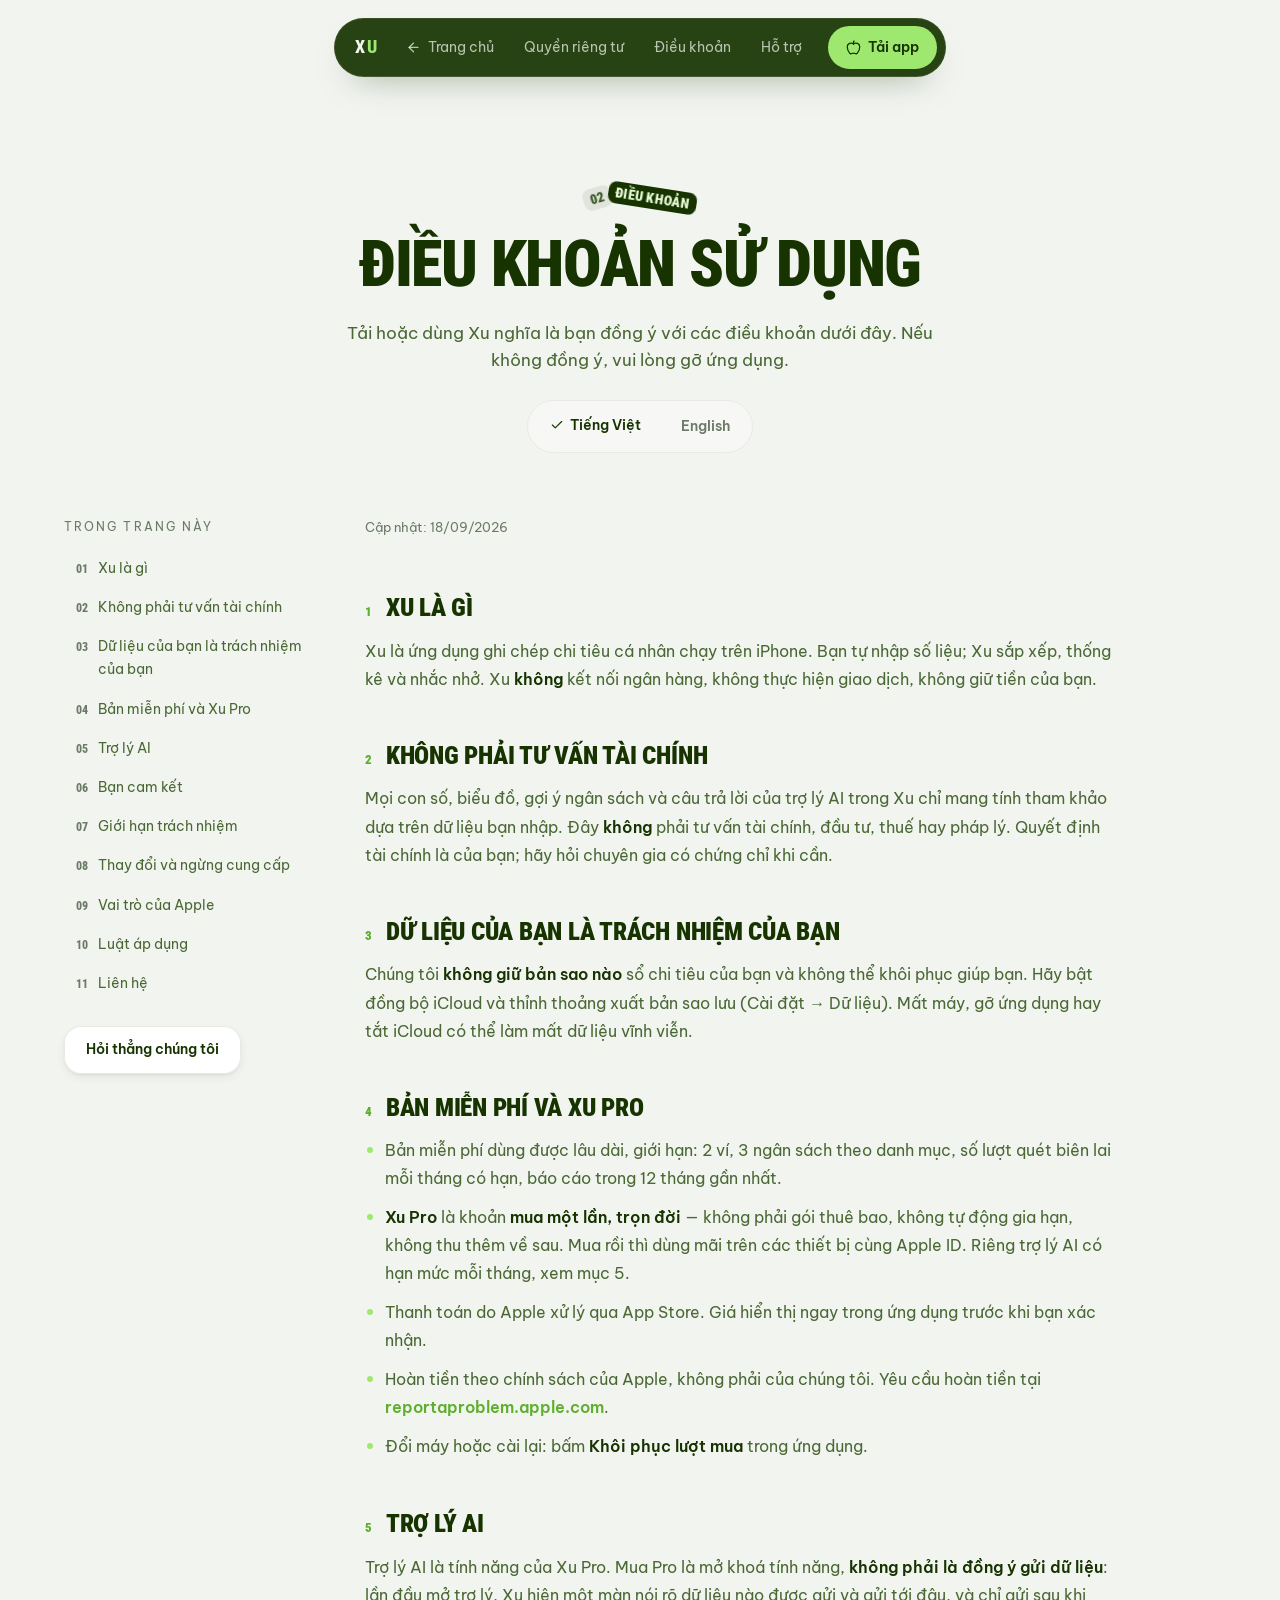
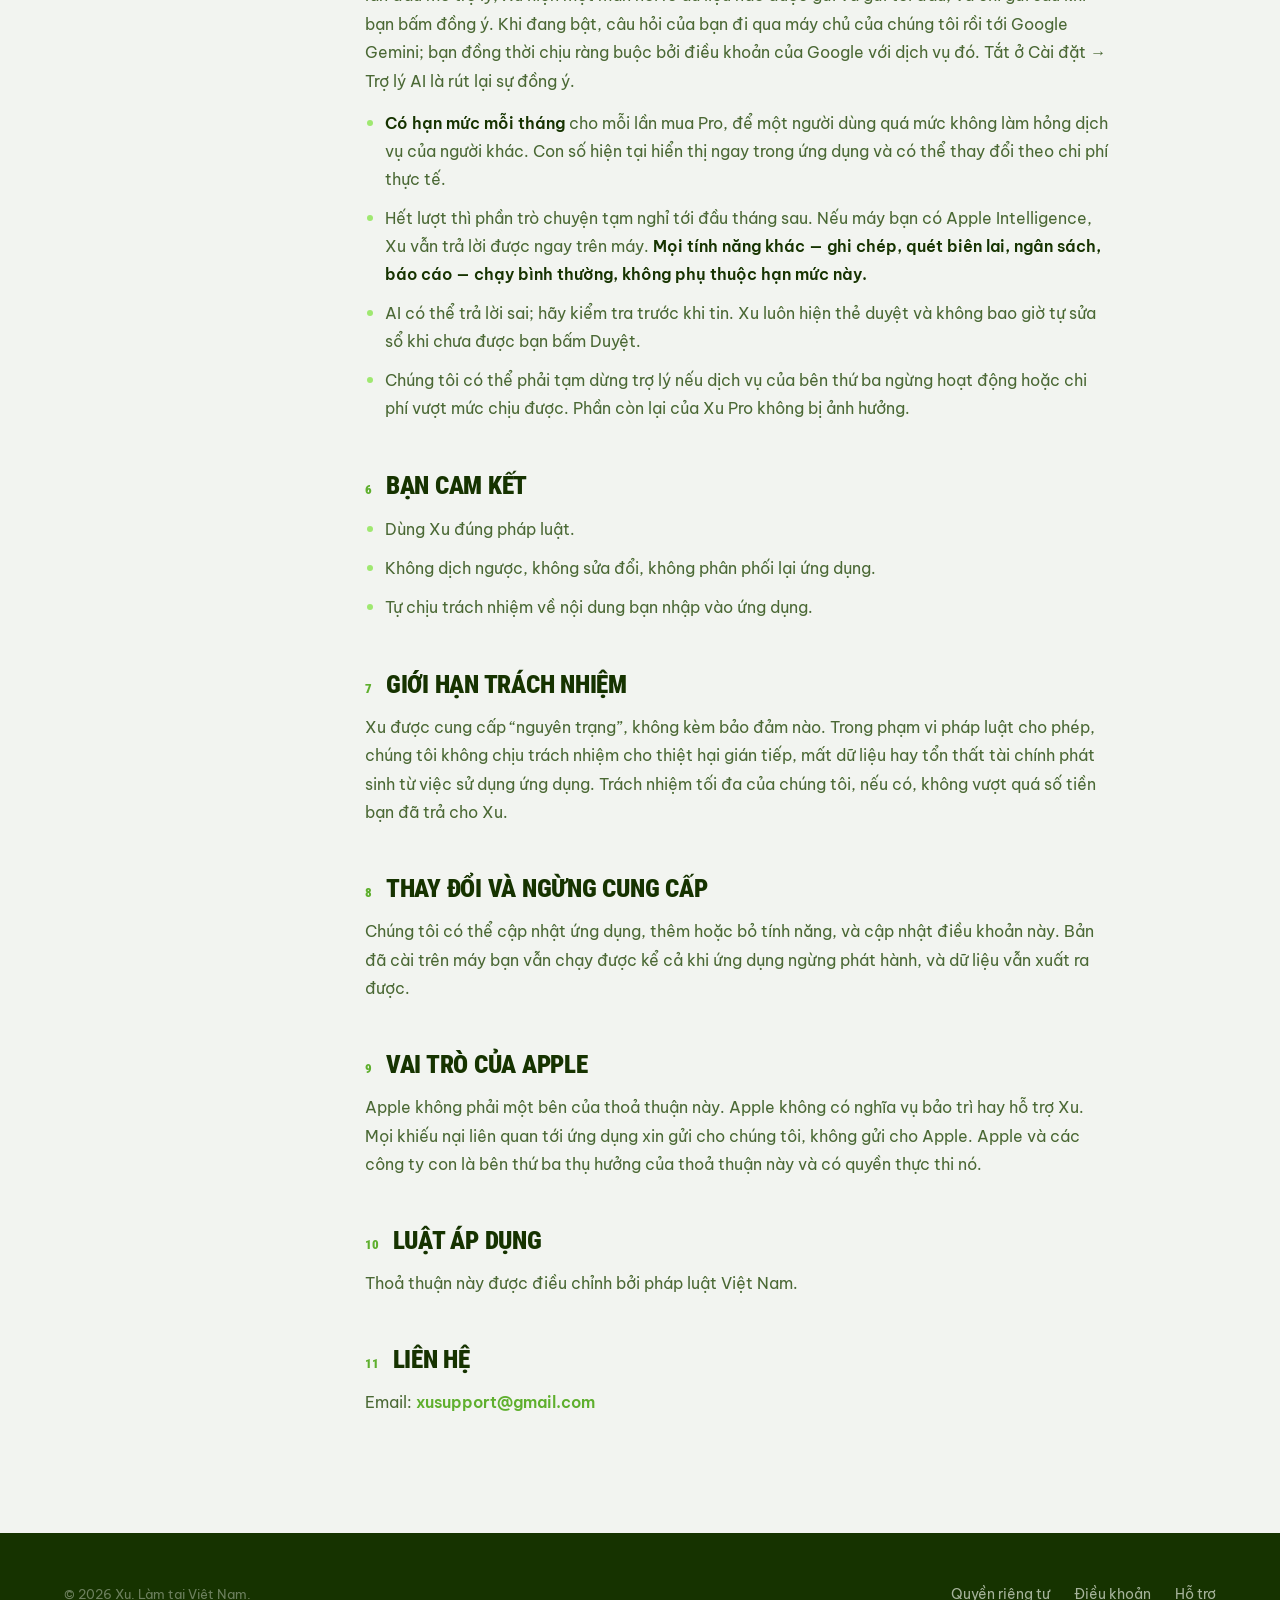
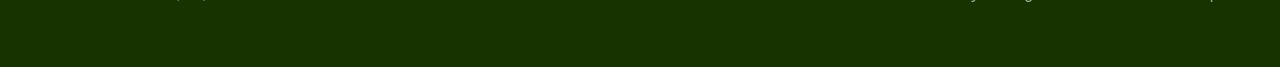
<file: terms.html>
<!doctype html>
<html lang="vi">
<head>
<meta charset="utf-8">
<meta name="viewport" content="width=device-width, initial-scale=1">

<title>Điều khoản sử dụng — Xu</title>
<meta name="description" content="Điều khoản sử dụng ứng dụng Xu: bản miễn phí và Xu Pro mua một lần trọn đời, trợ lý AI, sao lưu dữ liệu, giới hạn trách nhiệm và vai trò của Apple.">
<link rel="canonical" href="https://khanh1608.github.io/xu/terms.html">
<meta name="theme-color" content="#0C1109">
<meta name="author" content="Khanh LC">
<meta name="robots" content="index, follow, max-image-preview:large">

<meta property="og:type" content="article">
<meta property="og:locale" content="vi_VN">
<meta property="og:locale:alternate" content="en_US">
<meta property="og:site_name" content="Xu">
<meta property="og:url" content="https://khanh1608.github.io/xu/terms.html">
<meta property="og:title" content="Điều khoản sử dụng Xu">
<meta property="og:description" content="Mua một lần, dùng trọn đời. Không thuê bao, không tự động gia hạn.">
<meta property="og:image" content="https://khanh1608.github.io/xu/og.png">
<meta property="og:image:width" content="1200">
<meta property="og:image:height" content="630">
<meta name="twitter:card" content="summary_large_image">
<meta name="twitter:title" content="Điều khoản sử dụng Xu">
<meta name="twitter:description" content="Mua một lần, dùng trọn đời. Không thuê bao, không tự động gia hạn.">
<meta name="twitter:image" content="https://khanh1608.github.io/xu/og.png">

<link rel="preconnect" href="https://fonts.googleapis.com">
<link rel="preconnect" href="https://fonts.gstatic.com" crossorigin>
<link rel="preload" as="style" href="https://fonts.googleapis.com/css2?family=Roboto+Condensed:wght@600;700;800;900&family=Be+Vietnam+Pro:wght@400;500;600&display=swap">
<link rel="stylesheet" href="https://fonts.googleapis.com/css2?family=Roboto+Condensed:wght@600;700;800;900&family=Be+Vietnam+Pro:wght@400;500;600&display=swap">

<script type="application/ld+json">
{
  "@context": "https://schema.org",
  "@type": "WebPage",
  "@id": "https://khanh1608.github.io/xu/terms.html",
  "url": "https://khanh1608.github.io/xu/terms.html",
  "name": "Điều khoản sử dụng Xu",
  "description": "Mua một lần, dùng trọn đời. Không thuê bao, không tự động gia hạn.",
  "inLanguage": ["vi", "en"],
  "isPartOf": { "@type": "WebSite", "name": "Xu", "url": "https://khanh1608.github.io/xu/" },
  "about": { "@type": "SoftwareApplication", "name": "Xu — Sổ chi tiêu & ngân sách", "operatingSystem": "iOS 18.0", "applicationCategory": "FinanceApplication" },
  "publisher": { "@type": "Organization", "name": "Xu", "url": "https://khanh1608.github.io/xu/" }
}
</script>
  <script type="module" crossorigin src="./assets/terms-BTanxgZI.js"></script>
  <link rel="modulepreload" crossorigin href="./assets/Bottom-DfuT7BF1.js">
  <link rel="modulepreload" crossorigin href="./assets/doc-BEaKnyxk.js">
  <link rel="stylesheet" crossorigin href="./assets/style-CARMYZ4z.css">
</head>
<body>
<div id="root"><header class="nav nav-doc"><div class="nav-pill"><a href="./" class="nav-brand" aria-label="Xu, về trang chủ">X<i>u</i></a><nav class="nav-links"><a href="./"><svg xmlns="http://www.w3.org/2000/svg" width="24" height="24" viewBox="0 0 24 24" fill="none" stroke="currentColor" stroke-width="2" stroke-linecap="round" stroke-linejoin="round" class="lucide lucide-arrow-left" aria-hidden="true"><path d="m12 19-7-7 7-7"></path><path d="M19 12H5"></path></svg> Trang chủ</a><a href="./privacy.html">Quyền riêng tư</a><a href="./terms.html">Điều khoản</a><a href="./support.html">Hỗ trợ</a></nav><a class="nav-cta" href="https://apps.apple.com/app/id6811918047"><svg xmlns="http://www.w3.org/2000/svg" width="24" height="24" viewBox="0 0 24 24" fill="none" stroke="currentColor" stroke-width="2" stroke-linecap="round" stroke-linejoin="round" class="lucide lucide-apple" aria-hidden="true"><path d="M12 6.528V3a1 1 0 0 1 1-1h0"></path><path d="M18.237 21A15 15 0 0 0 22 11a6 6 0 0 0-10-4.472A6 6 0 0 0 2 11a15.1 15.1 0 0 0 3.763 10 3 3 0 0 0 3.648.648 5.5 5.5 0 0 1 5.178 0A3 3 0 0 0 18.237 21"></path></svg> Tải app</a></div></header><main class="doc"><div class="wrap"><div class="shead doc-head"><div class="shead-tags"><span class="stag stag-num">02</span><span class="stag stag-name">Điều khoản</span></div><h2>Điều khoản sử dụng</h2><p class="lede shead-lede">Tải hoặc dùng Xu nghĩa là bạn đồng ý với các điều khoản dưới đây. Nếu không đồng ý, vui lòng gỡ ứng dụng.</p><div class="doc-lang" role="group" aria-label="Ngôn ngữ"><button aria-pressed="true" class="on"><span class="doc-lang-blob"></span><span><svg xmlns="http://www.w3.org/2000/svg" width="24" height="24" viewBox="0 0 24 24" fill="none" stroke="currentColor" stroke-width="2" stroke-linecap="round" stroke-linejoin="round" class="lucide lucide-check" aria-hidden="true"><path d="M20 6 9 17l-5-5"></path></svg>Tiếng Việt</span></button><button aria-pressed="false" class=""><span>English</span></button></div></div><div class="doc-grid"><aside class="doc-toc"><p class="doc-toc-h">Trong trang này</p><ol><li><a href="#vi-1">Xu là gì</a></li><li><a href="#vi-2">Không phải tư vấn tài chính</a></li><li><a href="#vi-3">Dữ liệu của bạn là trách nhiệm của bạn</a></li><li><a href="#vi-4">Bản miễn phí và Xu Pro</a></li><li><a href="#vi-5">Trợ lý AI</a></li><li><a href="#vi-6">Bạn cam kết</a></li><li><a href="#vi-7">Giới hạn trách nhiệm</a></li><li><a href="#vi-8">Thay đổi và ngừng cung cấp</a></li><li><a href="#vi-9">Vai trò của Apple</a></li><li><a href="#vi-10">Luật áp dụng</a></li><li><a href="#vi-11">Liên hệ</a></li></ol><div style="display:inline-flex;transform:none"><a class="btn btn-ghost btn-sm" href="mailto:xusupport@gmail.com">Hỏi thẳng chúng tôi</a></div></aside><article class="doc-main lang-vi"><div class="doc-body" lang="vi" data-lang="vi"><p class="doc-stamp">Cập nhật: 18/09/2026</p><section id="vi-1" class="doc-sec"><h2><span class="doc-num">1</span>Xu là gì</h2><p>Xu là ứng dụng ghi chép chi tiêu cá nhân chạy trên iPhone. Bạn tự nhập số liệu; Xu sắp xếp, thống kê và nhắc nhở. Xu <b>không</b> kết nối ngân hàng, không thực hiện giao dịch, không giữ tiền của bạn.</p></section><section id="vi-2" class="doc-sec"><h2><span class="doc-num">2</span>Không phải tư vấn tài chính</h2><p>Mọi con số, biểu đồ, gợi ý ngân sách và câu trả lời của trợ lý AI trong Xu chỉ mang tính tham khảo dựa trên dữ liệu bạn nhập. Đây <b>không</b> phải tư vấn tài chính, đầu tư, thuế hay pháp lý. Quyết định tài chính là của bạn; hãy hỏi chuyên gia có chứng chỉ khi cần.</p></section><section id="vi-3" class="doc-sec"><h2><span class="doc-num">3</span>Dữ liệu của bạn là trách nhiệm của bạn</h2><p>Chúng tôi <b>không giữ bản sao nào</b> sổ chi tiêu của bạn và không thể khôi phục giúp bạn. Hãy bật đồng bộ iCloud và thỉnh thoảng xuất bản sao lưu (Cài đặt → Dữ liệu). Mất máy, gỡ ứng dụng hay tắt iCloud có thể làm mất dữ liệu vĩnh viễn.</p></section><section id="vi-4" class="doc-sec"><h2><span class="doc-num">4</span>Bản miễn phí và Xu Pro</h2><ul><li>Bản miễn phí dùng được lâu dài, giới hạn: 2 ví, 3 ngân sách theo danh mục, số lượt quét biên lai mỗi tháng có hạn, báo cáo trong 12 tháng gần nhất.</li><li><b>Xu Pro</b> là khoản <b>mua một lần, trọn đời</b> — không phải gói thuê bao, không tự động gia hạn, không thu thêm về sau. Mua rồi thì dùng mãi trên các thiết bị cùng Apple ID. Riêng trợ lý AI có hạn mức mỗi tháng, xem mục 5.</li><li>Thanh toán do Apple xử lý qua App Store. Giá hiển thị ngay trong ứng dụng trước khi bạn xác nhận.</li><li>Hoàn tiền theo chính sách của Apple, không phải của chúng tôi. Yêu cầu hoàn tiền tại <a href="https://reportaproblem.apple.com">reportaproblem.apple.com</a>.</li><li>Đổi máy hoặc cài lại: bấm <b>Khôi phục lượt mua</b> trong ứng dụng.</li></ul></section><section id="vi-5" class="doc-sec"><h2><span class="doc-num">5</span>Trợ lý AI</h2><p>Trợ lý AI là tính năng của Xu Pro. Mua Pro là mở khoá tính năng, <b>không phải là đồng ý gửi dữ liệu</b>: lần đầu mở trợ lý, Xu hiện một màn nói rõ dữ liệu nào được gửi và gửi tới đâu, và chỉ gửi sau khi bạn bấm đồng ý. Khi đang bật, câu hỏi của bạn đi qua máy chủ của chúng tôi rồi tới Google Gemini; bạn đồng thời chịu ràng buộc bởi điều khoản của Google với dịch vụ đó. Tắt ở Cài đặt → Trợ lý AI là rút lại sự đồng ý.</p><ul><li><b>Có hạn mức mỗi tháng</b> cho mỗi lần mua Pro, để một người dùng quá mức không làm hỏng dịch vụ của người khác. Con số hiện tại hiển thị ngay trong ứng dụng và có thể thay đổi theo chi phí thực tế.</li><li>Hết lượt thì phần trò chuyện tạm nghỉ tới đầu tháng sau. Nếu máy bạn có Apple Intelligence, Xu vẫn trả lời được ngay trên máy. <b>Mọi tính năng khác — ghi chép, quét biên lai, ngân sách, báo cáo — chạy bình thường, không phụ thuộc hạn mức này.</b></li><li>AI có thể trả lời sai; hãy kiểm tra trước khi tin. Xu luôn hiện thẻ duyệt và không bao giờ tự sửa sổ khi chưa được bạn bấm Duyệt.</li><li>Chúng tôi có thể phải tạm dừng trợ lý nếu dịch vụ của bên thứ ba ngừng hoạt động hoặc chi phí vượt mức chịu được. Phần còn lại của Xu Pro không bị ảnh hưởng.</li></ul></section><section id="vi-6" class="doc-sec"><h2><span class="doc-num">6</span>Bạn cam kết</h2><ul><li>Dùng Xu đúng pháp luật.</li><li>Không dịch ngược, không sửa đổi, không phân phối lại ứng dụng.</li><li>Tự chịu trách nhiệm về nội dung bạn nhập vào ứng dụng.</li></ul></section><section id="vi-7" class="doc-sec"><h2><span class="doc-num">7</span>Giới hạn trách nhiệm</h2><p>Xu được cung cấp “nguyên trạng”, không kèm bảo đảm nào. Trong phạm vi pháp luật cho phép, chúng tôi không chịu trách nhiệm cho thiệt hại gián tiếp, mất dữ liệu hay tổn thất tài chính phát sinh từ việc sử dụng ứng dụng. Trách nhiệm tối đa của chúng tôi, nếu có, không vượt quá số tiền bạn đã trả cho Xu.</p></section><section id="vi-8" class="doc-sec"><h2><span class="doc-num">8</span>Thay đổi và ngừng cung cấp</h2><p>Chúng tôi có thể cập nhật ứng dụng, thêm hoặc bỏ tính năng, và cập nhật điều khoản này. Bản đã cài trên máy bạn vẫn chạy được kể cả khi ứng dụng ngừng phát hành, và dữ liệu vẫn xuất ra được.</p></section><section id="vi-9" class="doc-sec"><h2><span class="doc-num">9</span>Vai trò của Apple</h2><p>Apple không phải một bên của thoả thuận này. Apple không có nghĩa vụ bảo trì hay hỗ trợ Xu. Mọi khiếu nại liên quan tới ứng dụng xin gửi cho chúng tôi, không gửi cho Apple. Apple và các công ty con là bên thứ ba thụ hưởng của thoả thuận này và có quyền thực thi nó.</p></section><section id="vi-10" class="doc-sec"><h2><span class="doc-num">10</span>Luật áp dụng</h2><p>Thoả thuận này được điều chỉnh bởi pháp luật Việt Nam.</p></section><section id="vi-11" class="doc-sec"><h2><span class="doc-num">11</span>Liên hệ</h2><p>Email: <a href="mailto:xusupport@gmail.com">xusupport@gmail.com</a></p></section></div><div class="doc-body" lang="en" data-lang="en"><p class="doc-stamp">Updated: 18 September 2026</p><section id="en-1" class="doc-sec"><h2><span class="doc-num">1</span>What Xu is</h2><p>Xu is a personal expense-tracking app for iPhone. You enter the numbers; Xu organises, summarises and reminds. Xu does <b>not</b> connect to banks, does not execute transactions, and never holds your money.</p></section><section id="en-2" class="doc-sec"><h2><span class="doc-num">2</span>Not financial advice</h2><p>Every figure, chart, budget suggestion and AI answer in Xu is informational only and based on what you typed in. It is <b>not</b> financial, investment, tax or legal advice. Your financial decisions are your own; consult a licensed professional when it matters.</p></section><section id="en-3" class="doc-sec"><h2><span class="doc-num">3</span>Your data is your responsibility</h2><p>We hold <b>no copy</b> of your records and cannot recover them for you. Turn on iCloud sync and export a backup now and then (Settings → Data). Losing your device, deleting the app, or turning off iCloud can permanently lose your records.</p></section><section id="en-4" class="doc-sec"><h2><span class="doc-num">4</span>Free version and Xu Pro</h2><ul><li>The free version works indefinitely, with limits: 2 wallets, 3 category budgets, a monthly cap on receipt scans, and reports covering the last 12 months.</li><li><b>Xu Pro</b> is a <b>one-time lifetime purchase</b> — not a subscription, no auto-renewal, no later charges. Once bought it works on devices signed in with the same Apple ID. The AI assistant has a monthly allowance; see section 5.</li><li>Payment is handled by Apple through the App Store. The price is shown in the app before you confirm.</li><li>Refunds follow Apple’s policy, not ours. Request one at <a href="https://reportaproblem.apple.com">reportaproblem.apple.com</a>.</li><li>New device or reinstall: tap <b>Restore purchases</b> in the app.</li></ul></section><section id="en-5" class="doc-sec"><h2><span class="doc-num">5</span>The AI assistant</h2><p>The AI assistant is part of Xu Pro. Buying Pro unlocks the feature; it is <b>not</b> consent to send data. The first time you open the assistant, Xu shows a screen naming exactly what is sent and where it goes, and sends nothing until you tap to agree. While it is on, your questions pass through our server and on to Google Gemini; using it also binds you to Google’s terms for that service. Switching it off in Settings withdraws the consent.</p><ul><li>There is a <b>monthly allowance</b> per purchase, so that one heavy user cannot degrade the service for everyone else. The current number is shown in the app and may change as costs change.</li><li>When the allowance runs out, the chat pauses until the next month. If your device supports Apple Intelligence, Xu can still answer on-device. <b>Everything else — logging, receipt scanning, budgets, reports — keeps working regardless.</b></li><li>AI answers can be wrong; verify before relying on them. Xu always shows a confirmation card and never edits your ledger until you tap Approve.</li><li>We may have to suspend the assistant if the third-party service goes down or costs become unsustainable. The rest of Xu Pro is unaffected.</li></ul></section><section id="en-6" class="doc-sec"><h2><span class="doc-num">6</span>You agree to</h2><ul><li>Use Xu lawfully.</li><li>Not reverse-engineer, modify or redistribute the app.</li><li>Take responsibility for the content you enter.</li></ul></section><section id="en-7" class="doc-sec"><h2><span class="doc-num">7</span>Limitation of liability</h2><p>Xu is provided “as is”, without warranty of any kind. To the extent permitted by law, we are not liable for indirect damages, lost data or financial loss arising from use of the app. Our total liability, if any, will not exceed what you paid for Xu.</p></section><section id="en-8" class="doc-sec"><h2><span class="doc-num">8</span>Changes and discontinuation</h2><p>We may update the app, add or remove features, and update these terms. A copy already installed on your device keeps working even if the app is withdrawn, and your data remains exportable.</p></section><section id="en-9" class="doc-sec"><h2><span class="doc-num">9</span>Apple’s role</h2><p>Apple is not a party to this agreement and has no obligation to maintain or support Xu. Direct any claim about the app to us, not to Apple. Apple and its subsidiaries are third-party beneficiaries of this agreement and may enforce it.</p></section><section id="en-10" class="doc-sec"><h2><span class="doc-num">10</span>Governing law</h2><p>This agreement is governed by the laws of Vietnam.</p></section><section id="en-11" class="doc-sec"><h2><span class="doc-num">11</span>Contact</h2><p>Email: <a href="mailto:xusupport@gmail.com">xusupport@gmail.com</a></p></section></div></article></div></div></main><footer class="foot"><div class="wrap foot-grid"><small>© 2026 Xu. Làm tại Việt Nam.</small><nav><a href="./privacy.html">Quyền riêng tư</a><a href="./terms.html">Điều khoản</a><a href="./support.html">Hỗ trợ</a></nav></div></footer></div>
</body>
</html>
</file>
<file: assets/style-CARMYZ4z.css>
:root{--canvas:#f2f4f0;--surface:#fff;--sunken:#f7f8f5;--ink:#163300;--ink-2:#4a6834;--ink-3:#6b7a66;--hairline:#e7ebe3;--dark:#0c1109;--dark-2:#161d12;--dark-3:#1d2618;--dark-line:#27321f;--paper:#f1f6ec;--paper-2:#f1f6eca8;--paper-3:#f1f6ec66;--lime:#9fe870;--lime-2:#c4f1a2;--lime-3:#e3f6d2;--lime-deep:#5faf2e;--display:"Roboto Condensed", "Arial Narrow", system-ui, sans-serif;--body:"Be Vietnam Pro", -apple-system, BlinkMacSystemFont, "Segoe UI", sans-serif;--r-sm:14px;--r-md:22px;--r-lg:30px;--r-xl:44px;--r-2xl:72px;--r-pill:999px;--gut:clamp(20px, 5vw, 80px);--ease:cubic-bezier(.16, 1, .3, 1)}*,:before,:after{box-sizing:border-box}html{-webkit-text-size-adjust:100%;background:var(--canvas)}body{background:var(--canvas);color:var(--ink);font-family:var(--body);-webkit-font-smoothing:antialiased;margin:0;font-size:16px;line-height:1.65;overflow-x:clip}img,svg{max-width:100%;height:auto;display:block}a{color:inherit;text-decoration:none}button{font:inherit}::selection{background:var(--lime);color:var(--ink)}:focus-visible{outline:2px solid var(--lime-deep);outline-offset:3px;border-radius:6px}.wrap{width:min(1240px, 100% - var(--gut) * 2);margin-inline:auto}h1,h2,h3,h4{font-family:var(--display);text-transform:uppercase;letter-spacing:-.015em;text-wrap:balance;margin:0;font-weight:800;line-height:.94}h1{font-size:clamp(2.9rem,8.2vw,6.6rem)}h2{letter-spacing:-.02em;font-size:clamp(2rem,5.2vw,4rem);font-weight:900;line-height:1.0625}h3{font-size:clamp(1.3rem,2.4vw,1.9rem);line-height:1.05}h4{letter-spacing:.01em;font-size:clamp(1.02rem,1.5vw,1.2rem)}p{margin:0}.lede{color:var(--ink-2);max-width:60ch;font-size:clamp(1rem,1.3vw,1.12rem)}.dark{background:var(--dark);color:var(--paper);--ink:var(--paper);--ink-2:var(--paper-2);--ink-3:var(--paper-3);--surface:var(--dark-2);--sunken:var(--dark-3);--hairline:var(--dark-line)}.eyebrow{letter-spacing:.2em;text-transform:uppercase;color:var(--ink-3);align-items:center;gap:12px;font-size:.72rem;display:inline-flex}.eyebrow b{font-family:var(--display);color:var(--lime-deep);letter-spacing:.06em;font-size:.82rem;font-weight:800}.dark .eyebrow b,.feat .eyebrow b{color:var(--lime)}.eyebrow:after{content:"";background:var(--hairline);width:40px;height:1px}.shead-tags{align-items:center;margin-bottom:22px;display:inline-flex}.stag{font-family:var(--display);text-transform:uppercase;letter-spacing:.02em;white-space:nowrap;will-change:transform;border-radius:8px;padding:1px 7px 0;font-size:14px;font-weight:900;line-height:1.5}.stag-num{color:#3c5a28;background:#16330014;transform:rotate(-17deg)}.stag-name{background:var(--ink);color:var(--lime-3);margin-left:-4px;transform:rotate(9deg)}.dark .stag-num{color:var(--paper-2);background:#f1f6ec21}.dark .stag-name{background:var(--lime);color:#0c1109}.shead{text-align:center;flex-direction:column;align-items:center;width:min(817px,100%);margin:0 auto 56px;display:flex}.shead h2{text-align:center}.shead-lede{max-width:54ch;margin-top:20px}.wword{white-space:nowrap;display:inline-block}.wch{will-change:transform, filter, opacity;display:inline-block}.btn{cursor:pointer;white-space:nowrap;isolation:isolate;height:60px;transition:translate .25s var(--ease), filter .25s var(--ease);border:0;border-radius:22px;justify-content:center;align-items:center;gap:9px;padding:0 30px;font-size:.97rem;font-weight:600;display:inline-flex;position:relative;overflow:hidden}.btn svg{width:18px;height:18px}.btn:hover{filter:brightness(1.05);translate:0 -2px}.btn:active{translate:0 1px}.btn-lime{color:#163300;background:linear-gradient(#b4ef8e 0%,#74c447 100%);box-shadow:inset 0 1px #ffffff8c,0 1px 2px #2d5a1457,0 3px 3px #2d5a144d,0 8px 5px #2d5a142b,0 13px 5px #2d5a140d}.btn-lime:before{content:"";z-index:-1;transition:translate .7s var(--ease);background:linear-gradient(110deg,#0000 20%,#ffffff73 50%,#0000 80%);position:absolute;inset:0;translate:-110%}.btn-lime:hover:before{translate:110%}.btn-dark{color:var(--lime-3);background:linear-gradient(#2f4a1e 0%,#0e1f06 100%);box-shadow:inset 0 1px #ffffff29,0 1px 2px #0a16045c,0 3px 3px #0a16044f,0 7px 4px #0a16042e,0 12px 5px #0a16040f}.btn-ghost{background:var(--surface);color:var(--ink);box-shadow:inset 0 0 0 1px var(--hairline), 0 1px 2px #16330014, 0 4px 8px #1633000f}.btn-ghost:hover{background:var(--sunken)}.btn-sm{border-radius:17px;height:48px;padding:0 22px;font-size:.9rem}.chip-ic{background:var(--sunken);width:40px;height:40px;color:var(--ink);border:1px solid var(--hairline);border-radius:50%;flex:none;place-items:center;display:grid}.chip-ic svg{width:18px;height:18px}.chip-ic.on{background:var(--lime);color:#163300;border-color:#0000}.progress{z-index:90;transform-origin:0;background:var(--lime-deep);height:2px;position:fixed;inset:0 0 auto}.nav{z-index:80;pointer-events:none;padding-inline:var(--gut);justify-content:center;display:flex;position:fixed;inset:16px 0 auto}.nav-pill{pointer-events:auto;border-radius:var(--r-pill);-webkit-backdrop-filter:blur(20px);color:var(--paper);background:#163300eb;border:1px solid #ffffff14;align-items:center;gap:4px;padding:7px 8px 7px 20px;display:flex;box-shadow:0 16px 34px -20px #16330080}.nav-brand{font-family:var(--display);text-transform:uppercase;letter-spacing:.06em;margin-right:10px;font-size:1.1rem;font-weight:800}.nav-brand i{color:var(--lime);font-style:normal}.nav-links{gap:2px;display:flex}.nav-links a{color:#f1f6ecb8;border-radius:var(--r-pill);padding:9px 14px;font-size:.86rem;transition:color .22s;position:relative}.nav-links a:hover{color:var(--paper)}.nav-blob{border-radius:var(--r-pill);z-index:-1;background:#f1f6ec1a;position:absolute;inset:0}.nav-cta{border-radius:var(--r-pill);background:var(--lime);color:#163300;align-items:center;gap:7px;margin-left:8px;padding:10px 18px;font-size:.86rem;font-weight:600;display:inline-flex}.nav-cta svg{width:15px;height:15px}@media (width<=880px){.nav-links{display:none}}.hero{text-align:center;background:linear-gradient(180deg, #a9ec7c 0%, #c4f1a2 30%, #e3f6d2 58%, var(--canvas) 92%);padding:150px 0 clamp(60px,7vw,96px);position:relative;overflow:clip}.hero-orb{aspect-ratio:1;pointer-events:none;background:radial-gradient(circle,#fff9 0%,#e3f6d252 42%,#0000 68%);border-radius:50%;width:min(1180px,132vw);position:absolute;top:-34%;left:50%;translate:-50%}.hero-cursor{aspect-ratio:1;pointer-events:none;background:radial-gradient(circle,#ffffff73,#0000 62%);border-radius:50%;width:520px;margin:-260px 0 0 -260px;position:absolute;top:0;left:0}.hero-art{z-index:1;justify-content:center;height:clamp(290px,32vw,400px);display:flex;position:relative}.hero-copy{z-index:2;position:relative}.hero h1{margin:0}.hline{display:block;overflow:hidden}.hline>span{display:block}.hline .l1{color:var(--ink)}.hline .l2{color:#1633006b}.hero .lede{color:#3c5a28;margin:26px auto 32px}.hero-actions{flex-wrap:wrap;justify-content:center;gap:12px;display:flex}.hero-note{color:#5b7548;margin-top:20px;font-size:.84rem}.btn-dark{color:var(--lime-3);background:#3f5a31}.btn-dark:hover{background:#33491f}.stage-inner{aspect-ratio:480/981;width:min(430px,82vw);position:relative}.stage-inner .phone{width:68%;position:absolute;top:0;left:50%;translate:-50%}.phone{z-index:2;background:linear-gradient(155deg,#2a3622,#0e150a);border-radius:46px;padding:10px;box-shadow:0 50px 90px -30px #16330080,0 0 0 1px #1633001f;-webkit-mask-image:linear-gradient(#000 0% 58%,#0000 92%);mask-image:linear-gradient(#000 0% 58%,#0000 92%)}.phone-screen{background:var(--canvas);border-radius:37px;overflow:hidden}.stage-glass{z-index:2;-webkit-backdrop-filter:blur(20px);pointer-events:none;background:#ffffff42;border:1px solid #fff6;border-radius:80px;width:168%;height:46%;position:absolute;top:14%;left:50%;translate:-50%}.marquee{background:var(--ink);color:var(--lime-3);padding:17px 0;overflow:hidden;-webkit-mask-image:linear-gradient(90deg,#0000,#000 10% 90%,#0000);mask-image:linear-gradient(90deg,#0000,#000 10% 90%,#0000)}.marquee-track{width:max-content;display:flex}.marquee-item{font-family:var(--display);text-transform:uppercase;letter-spacing:.05em;white-space:nowrap;align-items:center;font-size:.98rem;font-weight:700;display:flex}.marquee-item span{align-items:center;gap:15px;padding-right:15px;display:inline-flex}.marquee-item svg{width:14px;height:14px;color:var(--lime)}.sec{padding:clamp(80px,10vw,150px) 0;scroll-margin-top:92px;position:relative}.sec-head{gap:20px;margin-bottom:56px;display:grid}@media (width>=940px){.sec-head{grid-template-columns:1.3fr 1fr;align-items:end;gap:56px}}.round-top{border-radius:var(--r-2xl) var(--r-2xl) 0 0}.round-bottom{border-radius:0 0 var(--r-2xl) var(--r-2xl)}.stats{background:var(--hairline);border:1px solid var(--hairline);border-radius:var(--r-xl);gap:1px;display:grid;overflow:hidden}@media (width>=820px){.stats{grid-template-columns:repeat(3,1fr)}}.stat{background:var(--surface);padding:clamp(26px,3.6vw,42px)}.stat .chip-ic{margin-bottom:20px}.stat .n{font-family:var(--display);color:var(--lime-deep);font-variant-numeric:tabular-nums;font-size:clamp(2.5rem,4.6vw,3.7rem);font-weight:800;line-height:1}.stat .t{margin-top:8px;font-weight:600}.stat .d{color:var(--ink-2);margin-top:5px;font-size:.9rem}.story{font-family:var(--display);text-transform:uppercase;letter-spacing:-.01em;max-width:19ch;font-size:clamp(1.7rem,4.4vw,3.4rem);font-weight:800;line-height:1.16}@media (width>=900px){.story{max-width:26ch}}.story .w{display:inline-block}.story .pill{border-radius:var(--r-pill);background:var(--lime);color:#163300;padding:0 18px;display:inline-block}.steps{gap:18px;display:grid}@media (width>=880px){.steps{grid-template-columns:repeat(3,1fr)}}.step{border:1px solid var(--hairline);border-radius:var(--r-xl);background:var(--surface);padding:clamp(24px,3vw,36px)}.step-top{justify-content:space-between;align-items:center;display:flex}.step .num{font-family:var(--display);color:var(--hairline);font-size:3rem;font-weight:800;line-height:.8}.step h4{margin:20px 0 10px}.step p{color:var(--ink-2);font-size:.94rem}.stack{gap:26px;display:grid}.feat{border-radius:var(--r-2xl);background:var(--dark-2);color:var(--paper);border:1px solid var(--dark-line);--ink:var(--paper);--ink-2:var(--paper-2);--ink-3:var(--paper-3);--hairline:var(--dark-line);--surface:var(--dark-3);--sunken:var(--dark-3);padding:clamp(26px,4vw,54px);position:sticky;overflow:hidden}.feat-grid{align-items:center;gap:32px;display:grid}@media (width>=920px){.feat-grid{grid-template-columns:1fr 320px;gap:54px}}.feat h3{margin:14px 0}.feat ul{margin:24px 0 0;padding:0;list-style:none}.feat li{border-top:1px solid var(--dark-line);color:var(--paper-2);align-items:center;gap:16px;padding:13px 0;font-size:.94rem;display:flex}.feat li:first-child{border-top:0;padding-top:0}.feat li>span:first-child{flex:1}.feat li .chip-ic{border-color:var(--dark-line);color:var(--lime);background:#f1f6ec0d;width:36px;height:36px}.feat-shot{border:1px solid var(--dark-line);border-radius:28px;max-height:450px;overflow:hidden;box-shadow:0 36px 66px -30px #000000e6}.feat-shot img{object-fit:cover;object-position:top;height:100%}.try{border-radius:var(--r-2xl);border:1px solid var(--hairline);background:var(--surface);padding:clamp(26px,4vw,52px)}.try-field{margin-top:24px;position:relative}.try-field input{border-radius:var(--r-pill);border:1px solid var(--hairline);background:var(--sunken);width:100%;color:var(--ink);font:inherit;padding:17px 54px 17px 22px;font-size:1rem;transition:border-color .25s,background .25s}.try-field input:focus{border-color:var(--lime-deep);background:var(--surface);outline:none}.try-field .ic{color:var(--ink-3);pointer-events:none;position:absolute;top:50%;right:20px;translate:0 -50%}.try-field .ic svg{width:19px;height:19px}.try-examples{flex-wrap:wrap;gap:8px;margin-top:16px;display:flex}.try-examples button{cursor:pointer;border-radius:var(--r-pill);border:1px solid var(--hairline);color:var(--ink-2);background:0 0;padding:8px 15px;font-size:.82rem;transition:border-color .22s,color .22s,background .22s}.try-examples button:hover{border-color:var(--lime-deep);color:var(--lime-deep);background:var(--lime-3)}.try-out{gap:10px;min-height:74px;margin-top:26px;display:grid}.try-row{border-radius:var(--r-md);background:var(--sunken);border:1px solid var(--hairline);align-items:center;gap:14px;padding:14px 18px;display:flex}.try-row .nm{font-weight:600}.try-row .cat{color:var(--ink-3);font-size:.76rem}.try-row .amt{font-family:var(--display);font-variant-numeric:tabular-nums;margin-left:auto;font-size:1.18rem;font-weight:800}.try-sum{color:var(--ink-3);align-items:center;gap:8px;margin-top:16px;font-size:.86rem;display:flex}.try-sum b{font-family:var(--display);color:var(--lime-deep);font-size:1.05rem;font-weight:800}.bento{gap:18px;display:grid}@media (width>=900px){.bento{grid-template-columns:1.35fr 1fr}}.card{border:1px solid var(--hairline);border-radius:var(--r-xl);background:var(--surface);padding:clamp(24px,3vw,40px)}.card h4{margin:18px 0 16px}.card ul{gap:14px;margin:0;padding:0;list-style:none;display:grid}.card li{color:var(--ink-2);align-items:flex-start;gap:12px;font-size:.94rem;display:flex}.card li svg{width:18px;height:18px;color:var(--lime-deep);flex:none;margin-top:3px}.price{gap:18px;display:grid}@media (width>=860px){.price{grid-template-columns:1fr 1fr}}.plan{border-radius:var(--r-2xl);border:1px solid var(--hairline);background:var(--surface);flex-direction:column;padding:clamp(28px,3.4vw,44px);display:flex;position:relative}.plan.hot{color:var(--paper);--ink:var(--paper);--ink-2:var(--paper-2);--hairline:var(--dark-line);background:#163300;border-color:#0000}.plan.hot li svg{color:var(--lime)}.plan .tag{border-radius:var(--r-pill);background:var(--lime);color:#163300;padding:5px 12px;font-size:.7rem;font-weight:600;position:absolute;top:24px;right:24px}.plan .amt{font-family:var(--display);margin:14px 0 8px;font-size:clamp(2.5rem,4.6vw,3.4rem);font-weight:800;line-height:1}.plan ul{gap:12px;margin:22px 0 26px;padding:0;list-style:none;display:grid}.plan li{color:var(--ink-2);align-items:flex-start;gap:11px;font-size:.94rem;display:flex}.plan li svg{width:17px;height:17px;color:var(--lime-deep);flex:none;margin-top:4px}.plan .btn{margin-top:auto}.faq{border-top:1px solid var(--hairline)}.faq-item{border-bottom:1px solid var(--hairline)}.faq-q{cursor:pointer;width:100%;color:var(--ink);text-align:left;font-family:var(--display);text-transform:uppercase;background:0 0;border:0;align-items:center;gap:18px;padding:22px 0;font-size:clamp(1rem,1.9vw,1.4rem);font-weight:700;line-height:1.15;display:flex}.faq-sign{border:1px solid var(--hairline);width:34px;height:34px;color:var(--lime-deep);border-radius:50%;flex:none;place-items:center;margin-left:auto;display:grid}.faq-sign svg{width:17px;height:17px}.faq-a{overflow:hidden}.faq-a p{color:var(--ink-2);max-width:68ch;padding-bottom:24px}.cta{text-align:center;padding:clamp(74px, 9vw, 130px) var(--gut);color:var(--ink);background:linear-gradient(#c4f1a2,#e3f6d2);position:relative;overflow:clip}.cta .lede{color:#3c5a28;margin:0 auto 30px}.cta h2{margin-bottom:20px}.cta-rings{aspect-ratio:1;pointer-events:none;border:1px solid #16330017;border-radius:50%;width:min(880px,118vw);position:absolute;inset:auto 50% -55% auto;translate:50%}.cta-rings:after,.cta-rings:before{content:"";border:1px solid #16330012;border-radius:50%;position:absolute}.cta-rings:before{inset:90px}.cta-rings:after{inset:180px}.foot{background:var(--ink);color:var(--paper);padding:50px 0 60px}.foot-grid{flex-wrap:wrap;justify-content:space-between;align-items:center;gap:26px;display:flex}.foot nav{flex-wrap:wrap;gap:24px;display:flex}.foot a{color:var(--paper-2);font-size:.9rem;transition:color .2s}.foot a:hover{color:var(--lime)}.foot small{color:var(--paper-3);font-size:.82rem}@media (prefers-reduced-motion:reduce){.marquee-track{animation:none!important}.btn-lime:before{display:none}}.hcard{position:absolute}.hcard>div{background:#fffffff0;border:1px solid #16330012;border-radius:20px;padding:15px 17px;box-shadow:0 26px 46px -22px #1633006b}.hcard-lg>div{border-radius:26px;padding:18px 20px}.hcard-k{color:var(--ink-3);letter-spacing:.08em;text-transform:uppercase;font-size:.66rem;line-height:1.5}.hcard-t{color:var(--ink);font-size:.88rem;font-weight:600}.hcard-v{font-family:var(--display);color:var(--ink);margin-top:1px;font-size:1.62rem;font-weight:800;line-height:1.1}.hcard-sub{color:var(--ink-3);margin-top:2px;font-size:.68rem}.hcard-row{align-items:center;gap:10px;display:flex}.hcard-row .chip-ic{width:36px;height:36px}.hcard-row .chip-ic svg{width:17px;height:17px}.hbar{background:var(--hairline);border-radius:99px;height:5px;margin:9px 0 6px}.hbar i{background:var(--lime-deep);border-radius:99px;height:100%;display:block}.hcard-foot{color:var(--ink-3);justify-content:space-between;font-size:.64rem;display:flex}.hcard-top{border-bottom:1px solid var(--hairline);align-items:baseline;gap:7px;margin-bottom:4px;padding-bottom:8px;display:flex}.hcard-top b{color:var(--ink-3);font-size:.76rem;font-weight:500}.hcard-top span{font-family:var(--display);color:var(--ink);margin-left:auto;font-size:1.1rem;font-weight:800}.hrow{align-items:center;gap:8px;padding:5px 0;display:flex}.hrow-ic{background:var(--lime-3);width:26px;height:26px;color:var(--lime-deep);border-radius:7px;flex:none;place-items:center;display:grid}.hrow-ic svg{width:14px;height:14px}.hrow-nm{color:var(--ink);font-size:.8rem;font-weight:600}.hrow-amt{font-family:var(--display);white-space:nowrap;color:var(--ink);margin-left:auto;font-size:.84rem;font-weight:800}@media (width<=980px){.hero-art{height:clamp(250px,44vw,330px)}.hcard-lg:first-of-type{display:none}}@media (width<=720px){.hero{padding-top:124px}.stage-inner{width:min(300px,84vw)}.stage-glass{display:none}.hcard>div{border-radius:16px;padding:12px 13px}.hcard-v{font-size:1.24rem}.hero-art{height:240px}}.nav-doc{position:sticky;top:18px}.nav-doc .nav-links a{align-items:center;gap:7px;display:inline-flex}.nav-doc .nav-links svg{width:15px;height:15px}.doc{padding:clamp(96px,10vw,140px) 0 clamp(70px,8vw,110px)}.doc-head{margin-bottom:clamp(40px,5vw,64px)}.doc-lang{border-radius:var(--r-pill);background:var(--sunken);border:1px solid var(--hairline);gap:4px;margin-top:26px;padding:4px;display:inline-flex}.doc-lang button{cursor:pointer;font-family:var(--body);color:var(--ink-3);border-radius:var(--r-pill);transition:color .25s var(--ease);background:0 0;border:0;padding:9px 18px;font-size:.86rem;font-weight:600;position:relative}.doc-lang button.on{color:#163300}.doc-lang button>span{z-index:1;align-items:center;gap:6px;display:inline-flex;position:relative}.doc-lang button svg{width:14px;height:14px}.doc-lang-blob{border-radius:var(--r-pill);background:var(--lime);z-index:0;position:absolute;inset:0}.doc-grid{align-items:start;gap:clamp(32px,4vw,56px);display:grid}@media (width>=1000px){.doc-grid{grid-template-columns:250px 1fr}}.doc-toc{position:sticky;top:108px}@media (width<=999px){.doc-toc{position:static}}.doc-toc-h{letter-spacing:.18em;text-transform:uppercase;color:var(--ink-3);margin-bottom:14px;font-size:.72rem}.doc-toc ol{counter-reset:toc;gap:2px;margin:0 0 24px;padding:0;list-style:none;display:grid}.doc-toc li{counter-increment:toc}.doc-toc ol a{color:var(--ink-2);transition:background .2s var(--ease), color .2s var(--ease);border-radius:11px;gap:10px;padding:7px 12px;font-size:.88rem;text-decoration:none;display:flex}.doc-toc ol a:before{content:counter(toc, decimal-leading-zero);font-family:var(--display);color:var(--ink-3);padding-top:2px;font-size:.78rem;font-weight:800}.doc-toc ol a:hover{background:var(--sunken);color:var(--lime-deep)}.doc-main{max-width:68ch}.doc-main [data-lang]{display:none}.doc-main.lang-vi [data-lang=vi],.doc-main.lang-en [data-lang=en]{display:block}.doc-stamp{color:var(--ink-3);margin-bottom:22px;font-size:.82rem}.doc-summary{border-radius:var(--r-md);background:var(--lime-3);color:#163300;margin-bottom:42px;padding:22px 26px;font-size:1rem;line-height:1.7}.doc-sec{padding-top:34px;scroll-margin-top:110px}.doc-sec h2{letter-spacing:-.01em;align-items:baseline;gap:14px;margin-bottom:14px;font-size:clamp(1.2rem,2vw,1.55rem);line-height:1.15;display:flex}.doc-num{color:var(--lime-deep);flex:none;padding-top:2px;font-size:.82rem}.doc-sec p{color:var(--ink-2);margin-bottom:14px;line-height:1.78}.doc-sec p b,.doc-sec li b{color:var(--ink);font-weight:600}.doc-sec a{color:var(--lime-deep);font-weight:600}.doc-sec code{background:var(--sunken);border:1px solid var(--hairline);border-radius:7px;padding:2px 7px;font-family:ui-monospace,SFMono-Regular,Menlo,monospace;font-size:.88em}.doc-sec ul{gap:11px;margin:0 0 16px;padding:0;list-style:none;display:grid}.doc-sec li{color:var(--ink-2);padding-left:20px;line-height:1.75;position:relative}.doc-sec li:before{content:"";background:var(--lime);border-radius:50%;width:6px;height:6px;position:absolute;top:11px;left:2px}.doc-note{border-left:3px solid var(--lime);background:var(--sunken);color:var(--ink-2);border-radius:0 14px 14px 0;margin-bottom:16px;padding:16px 20px;font-size:.94rem;line-height:1.7}.doc-flow{border-radius:var(--r-md);background:var(--sunken);border:1px solid var(--hairline);flex-wrap:wrap;align-items:center;gap:9px;margin-bottom:18px;padding:18px 20px;display:flex}.doc-flow .node{color:var(--ink);background:var(--surface);border-radius:var(--r-pill);border:1px solid var(--hairline);padding:8px 14px;font-size:.86rem;font-weight:600}.doc-flow .hop{color:var(--lime-deep);font-weight:700}.doc-table-wrap{border-radius:var(--r-md);border:1px solid var(--hairline);margin-bottom:18px;overflow-x:auto}.doc-table{border-collapse:collapse;width:100%;font-size:.93rem}.doc-table th{text-align:left;font-family:var(--display);text-transform:uppercase;letter-spacing:.04em;background:var(--sunken);color:var(--ink);padding:13px 18px;font-size:.8rem;font-weight:800}.doc-table td{border-top:1px solid var(--hairline);color:var(--ink-2);vertical-align:top;padding:15px 18px;line-height:1.65}.doc-table td:first-child{color:var(--ink);width:34%;font-weight:600}.doc-q{font-family:var(--body);text-transform:none;letter-spacing:0;color:var(--ink);border-left:3px solid var(--lime);margin:30px 0 10px;padding-left:16px;font-size:1rem;font-weight:600;line-height:1.5}.doc-sec>.doc-q:first-of-type{margin-top:8px}.ways{gap:16px;display:grid}@media (width>=720px){.ways{grid-template-columns:repeat(2,1fr)}}@media (width>=1060px){.ways{grid-template-columns:repeat(3,1fr)}}.way{border-radius:var(--r-xl);background:var(--surface);border:1px solid var(--hairline);flex-direction:column;padding:clamp(24px,2.6vw,32px);display:flex}.way h4{margin:18px 0 9px}.way p{color:var(--ink-2);font-size:.95rem;line-height:1.7}.way-tags{flex-wrap:wrap;gap:7px;margin-top:auto;padding-top:18px;display:flex}.way-tags span{color:var(--ink-2);background:var(--sunken);border:1px solid var(--hairline);border-radius:var(--r-pill);padding:6px 12px;font-size:.78rem;font-weight:600}.more{border-top:1px solid var(--hairline);gap:0;margin-top:clamp(44px,5vw,70px);display:grid}@media (width>=720px){.more{grid-template-columns:repeat(2,1fr);column-gap:46px}}.more-item{border-bottom:1px solid var(--hairline);grid-template-columns:auto 1fr;align-items:start;column-gap:16px;padding:22px 0;display:grid}.more-item .chip-ic{grid-row:span 2}.more-item h4{margin:2px 0 6px}.more-item p{color:var(--ink-2);grid-column:2;font-size:.92rem;line-height:1.65}
/*$vite$:1*/
</file>
